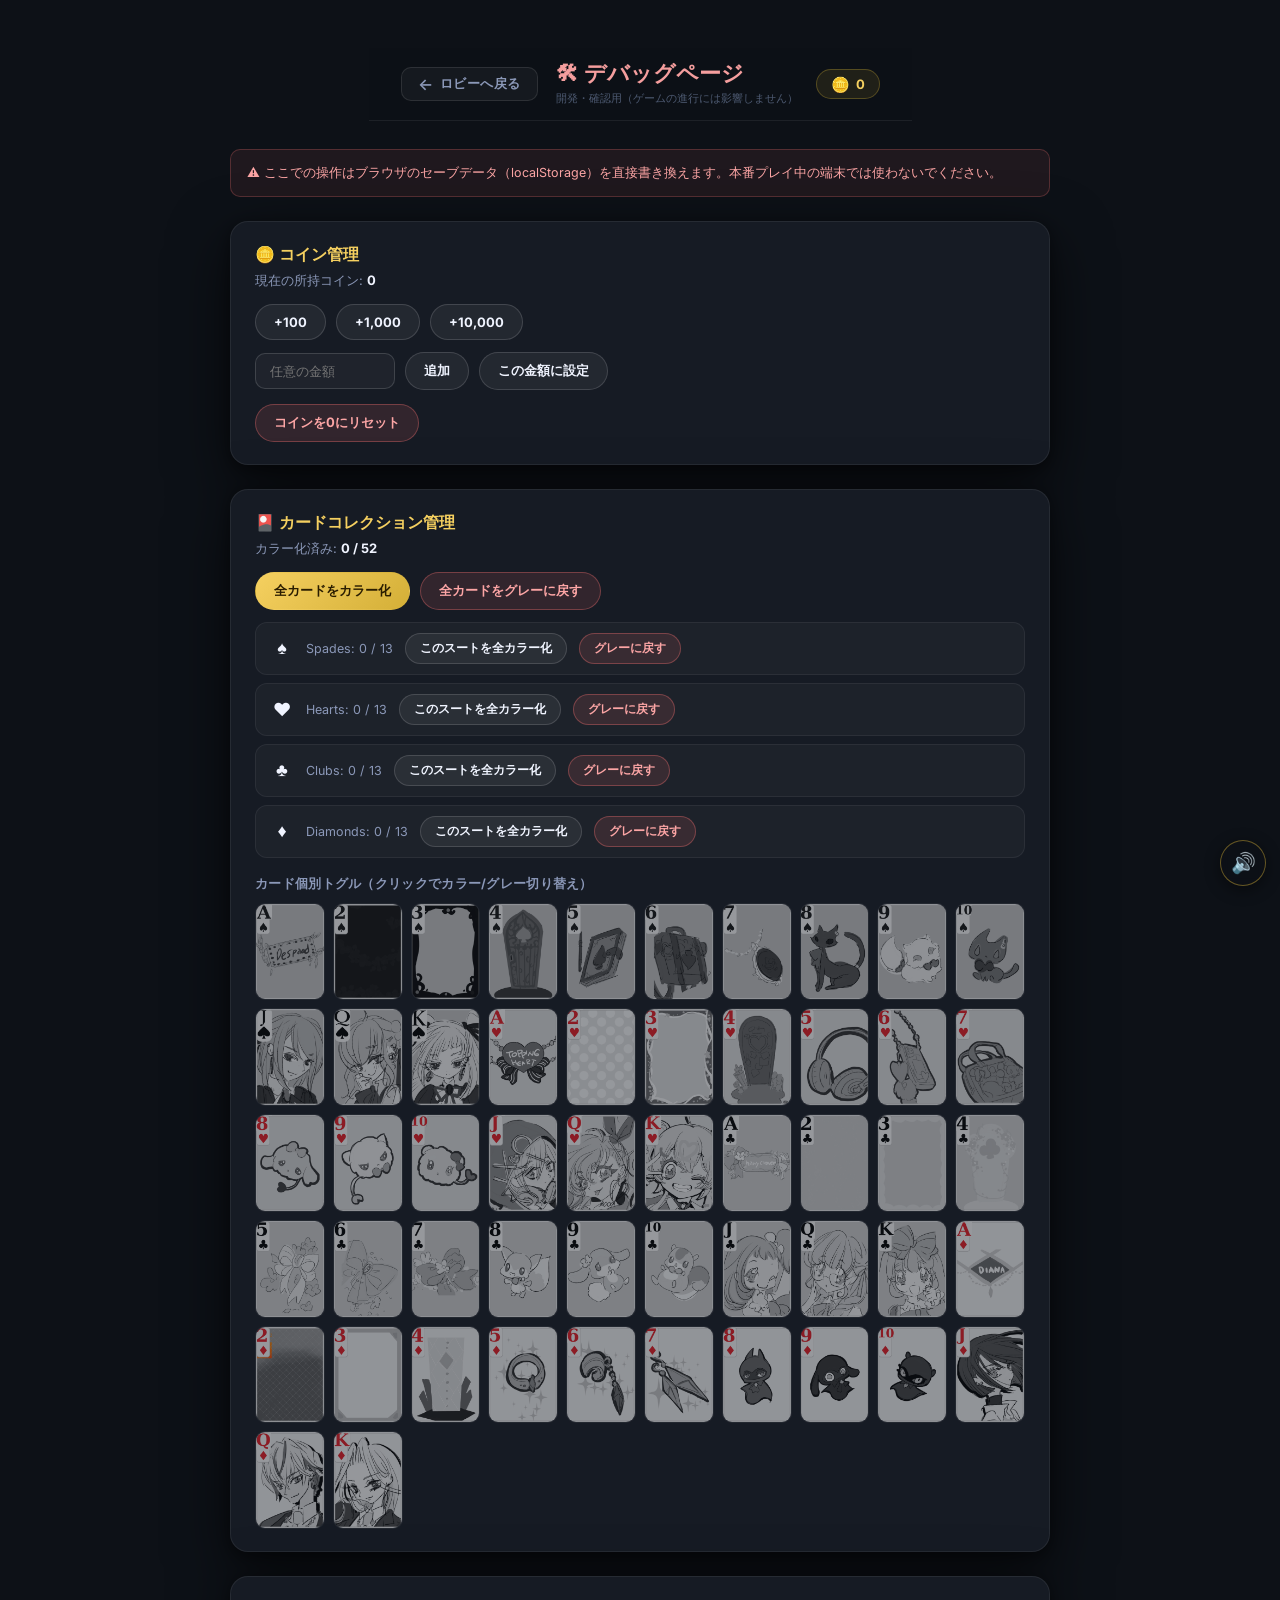
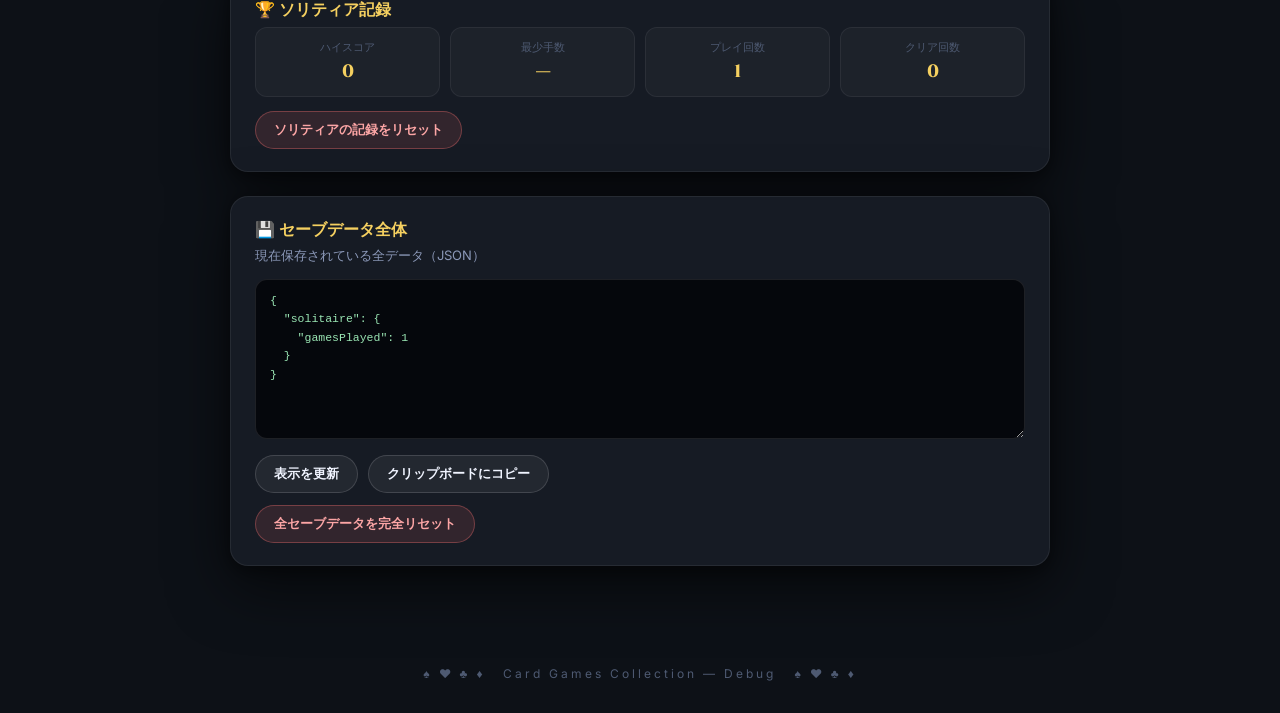
<file: debug.html>
<!DOCTYPE html>
<html lang="ja">
<head>
  <meta charset="UTF-8">
  <meta name="viewport" content="width=device-width, initial-scale=1.0">
  <title>デバッグページ — Card Games</title>
  <meta name="description" content="開発・確認用のデバッグページ。コインの追加やカードコレクションの変更、セーブデータのリセットができます。">
  <link rel="preconnect" href="https://fonts.googleapis.com">
  <link rel="preconnect" href="https://fonts.gstatic.com" crossorigin>
  <link href="https://fonts.googleapis.com/css2?family=Cinzel:wght@700;900&family=Inter:wght@400;500;600;700&display=swap" rel="stylesheet">
  <link rel="stylesheet" href="lobby.css">
  <link rel="stylesheet" href="debug.css">
</head>
<body>
  <div id="ambient-layer" aria-hidden="true"></div>

  <div id="lobby-container" class="debug-page">

    <!-- ヘッダー -->
    <header class="debug-header">
      <a href="lobby.html" class="debug-back-btn" id="back-to-lobby-btn">
        <span class="debug-back-arrow">←</span>
        <span>ロビーへ戻る</span>
      </a>
      <div class="debug-title-wrap">
        <h1 class="debug-page-title">🛠 デバッグページ</h1>
        <p class="debug-page-sub">開発・確認用（ゲームの進行には影響しません）</p>
      </div>
      <div class="coin-badge" id="coin-badge">
        <span class="coin-icon">🪙</span>
        <span class="coin-amount" id="coin-amount">0</span>
      </div>
    </header>

    <main class="debug-main">

      <p class="debug-warning">⚠ ここでの操作はブラウザのセーブデータ（localStorage）を直接書き換えます。本番プレイ中の端末では使わないでください。</p>

      <!-- コイン管理 -->
      <section class="debug-section">
        <h2 class="debug-section-title">🪙 コイン管理</h2>
        <p class="debug-section-desc">現在の所持コイン: <strong id="debug-coin-current">0</strong></p>
        <div class="debug-btn-row">
          <button class="debug-btn" data-add-coins="100">+100</button>
          <button class="debug-btn" data-add-coins="1000">+1,000</button>
          <button class="debug-btn" data-add-coins="10000">+10,000</button>
        </div>
        <div class="debug-inline-form">
          <input type="number" id="debug-coin-custom" class="debug-input" placeholder="任意の金額" min="0" step="1">
          <button class="debug-btn" id="debug-coin-add-custom">追加</button>
          <button class="debug-btn" id="debug-coin-set-custom">この金額に設定</button>
        </div>
        <button class="debug-btn debug-btn-danger" id="debug-coin-reset">コインを0にリセット</button>
      </section>

      <!-- カードコレクション管理 -->
      <section class="debug-section">
        <h2 class="debug-section-title">🎴 カードコレクション管理</h2>
        <p class="debug-section-desc">カラー化済み: <strong id="debug-collection-progress">0 / 52</strong></p>

        <div class="debug-btn-row">
          <button class="debug-btn debug-btn-primary" id="debug-unlock-all">全カードをカラー化</button>
          <button class="debug-btn debug-btn-danger" id="debug-lock-all">全カードをグレーに戻す</button>
        </div>

        <div class="debug-suit-rows" id="debug-suit-rows">
          <!-- JS で動的生成 -->
        </div>

        <h3 class="debug-subheading">カード個別トグル（クリックでカラー/グレー切り替え）</h3>
        <div class="debug-card-grid" id="debug-card-grid">
          <!-- JS で動的生成 -->
        </div>
      </section>

      <!-- ソリティア記録 -->
      <section class="debug-section">
        <h2 class="debug-section-title">🏆 ソリティア記録</h2>
        <div class="debug-stat-grid" id="debug-solitaire-stats">
          <!-- JS で動的生成 -->
        </div>
        <button class="debug-btn debug-btn-danger" id="debug-solitaire-reset">ソリティアの記録をリセット</button>
      </section>

      <!-- セーブデータ全体 -->
      <section class="debug-section">
        <h2 class="debug-section-title">💾 セーブデータ全体</h2>
        <p class="debug-section-desc">現在保存されている全データ（JSON）</p>
        <textarea class="debug-json-view" id="debug-json-view" readonly></textarea>
        <div class="debug-btn-row">
          <button class="debug-btn" id="debug-json-refresh">表示を更新</button>
          <button class="debug-btn" id="debug-json-copy">クリップボードにコピー</button>
        </div>
        <button class="debug-btn debug-btn-danger" id="debug-full-reset">全セーブデータを完全リセット</button>
      </section>

    </main>

    <footer class="lobby-footer">
      <p>♠ ♥ ♣ ♦ &nbsp; Card Games Collection — Debug &nbsp; ♠ ♥ ♣ ♦</p>
    </footer>
  </div>

  <script src="js/cards.js"></script>
  <script src="js/save.js"></script>
  <script src="js/sound.js"></script>
  <script src="debug.js"></script>
</body>
</html>
</file>
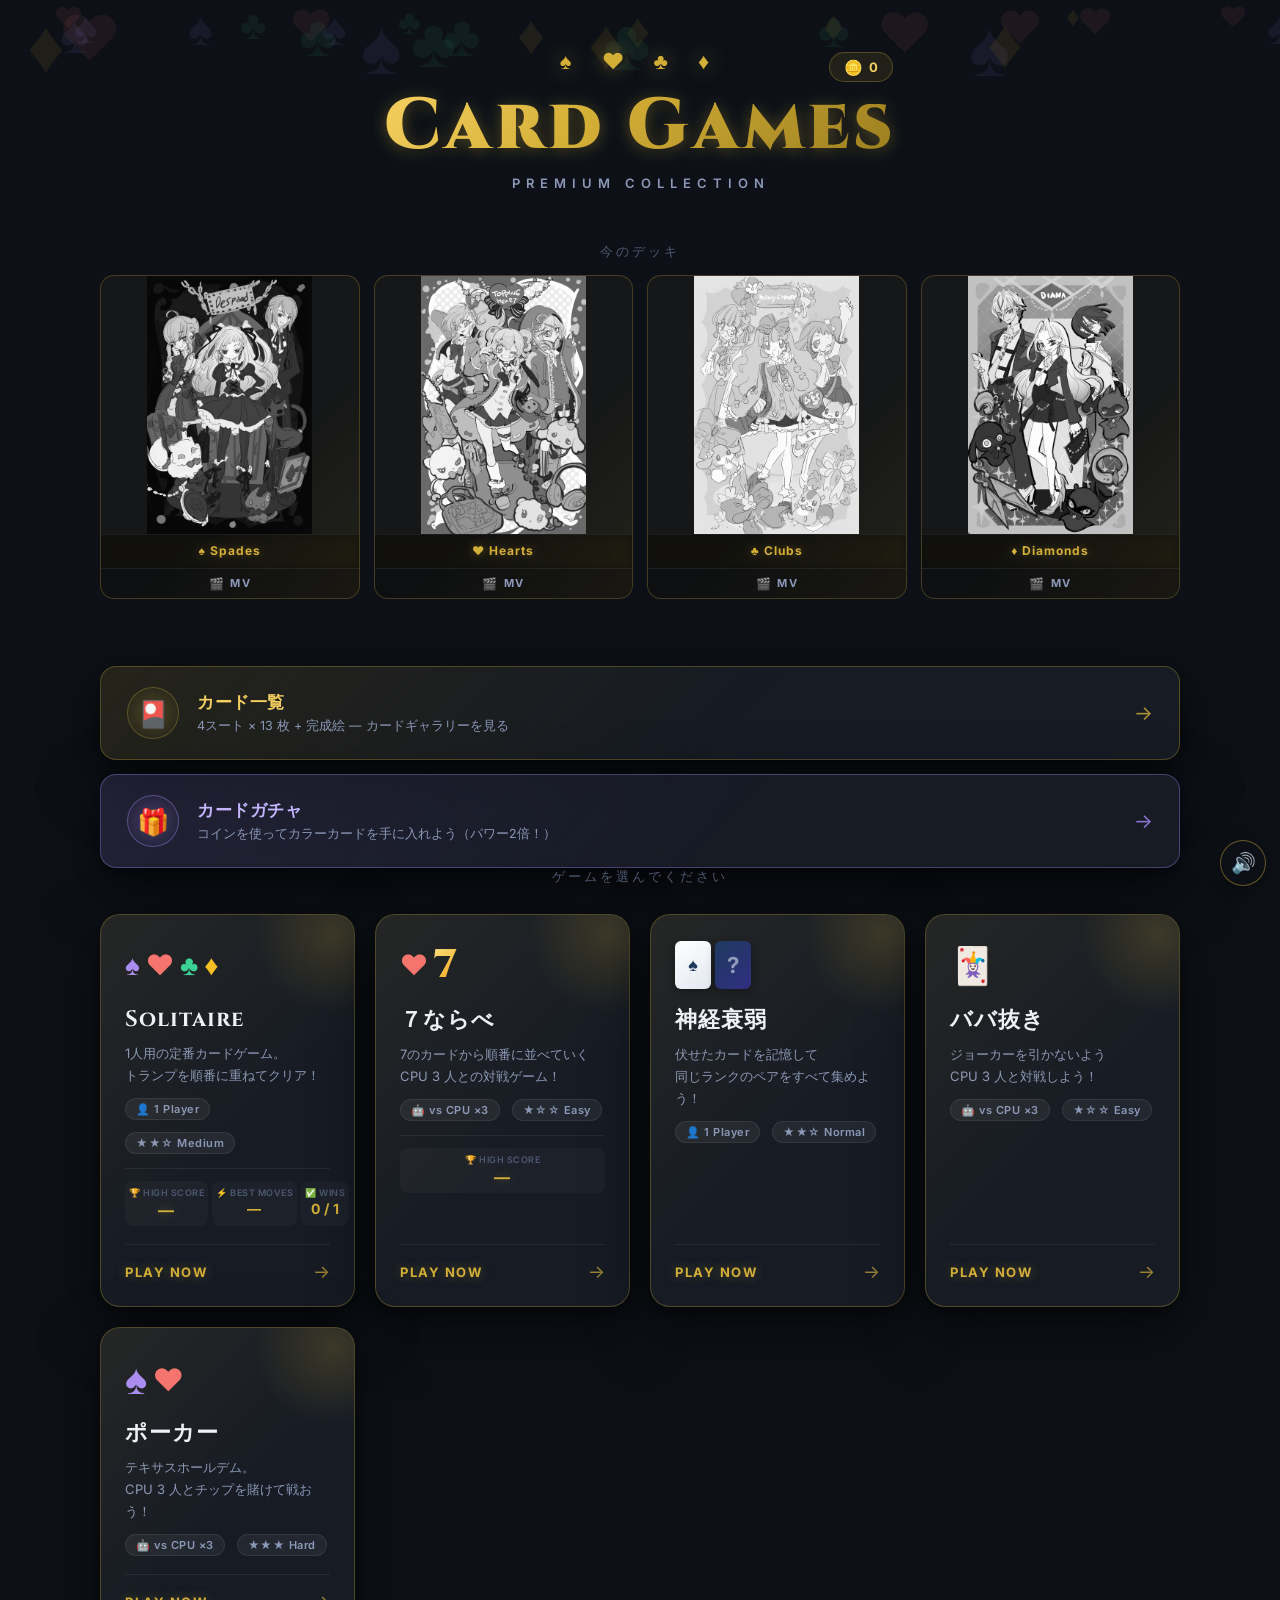
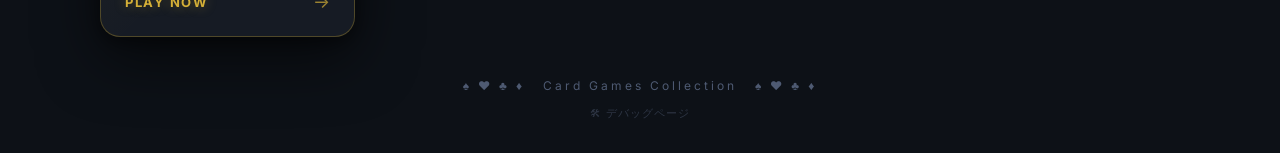
<file: lobby.html>
<!DOCTYPE html>
<html lang="ja">
<head>
  <meta charset="UTF-8">
  <meta name="viewport" content="width=device-width, initial-scale=1.0">
  <title>Card Games — Premium Collection</title>
  <meta name="description" content="プレミアムなトランプゲームコレクション。ソリティア、７ならべ、神経衰弱などをお楽しみください。">
  <link rel="preconnect" href="https://fonts.googleapis.com">
  <link rel="preconnect" href="https://fonts.gstatic.com" crossorigin>
  <link href="https://fonts.googleapis.com/css2?family=Cinzel:wght@700;900&family=Inter:wght@400;500;600;700&display=swap" rel="stylesheet">
  <link rel="stylesheet" href="lobby.css">
</head>
<body>
  <!-- 浮遊するカードスーツのアンビエント背景 -->
  <div id="ambient-layer" aria-hidden="true"></div>

  <div id="lobby-container">
    <!-- ヘッダー -->
    <header class="lobby-header">
      <div class="coin-badge" id="coin-badge">
        <span class="coin-icon">🪙</span>
        <span class="coin-amount" id="coin-amount">0</span>
      </div>
      <div class="logo">
        <span class="logo-suits" aria-hidden="true">♠ ♥ ♣ ♦</span>
        <h1 class="logo-title">Card Games</h1>
        <p class="logo-subtitle">Premium Collection</p>
      </div>
    </header>

    <!-- 現在のデッキの完成絵プレビュー（各スート） -->
    <section class="lobby-deck-preview" id="lobby-deck-preview">
      <p class="lobby-deck-preview-hint">今のデッキ</p>
      <div class="lobby-deck-preview-grid">
        <div class="lobby-deck-preview-tile" data-suit="spades">
          <a href="deck.html#suit-spades" class="lobby-deck-preview-link">
            <div class="lobby-deck-preview-imgwrap" data-suit-img="spades"></div>
            <span class="lobby-deck-preview-label">♠ Spades</span>
          </a>
          <a href="mv.html?suit=spades" class="lobby-deck-preview-mv-link">
            <span class="mv-link-icon">🎬</span>MV
          </a>
        </div>
        <div class="lobby-deck-preview-tile" data-suit="hearts">
          <a href="deck.html#suit-hearts" class="lobby-deck-preview-link">
            <div class="lobby-deck-preview-imgwrap" data-suit-img="hearts"></div>
            <span class="lobby-deck-preview-label">♥ Hearts</span>
          </a>
          <a href="mv.html?suit=hearts" class="lobby-deck-preview-mv-link">
            <span class="mv-link-icon">🎬</span>MV
          </a>
        </div>
        <div class="lobby-deck-preview-tile" data-suit="clubs">
          <a href="deck.html#suit-clubs" class="lobby-deck-preview-link">
            <div class="lobby-deck-preview-imgwrap" data-suit-img="clubs"></div>
            <span class="lobby-deck-preview-label">♣ Clubs</span>
          </a>
          <a href="mv.html?suit=clubs" class="lobby-deck-preview-mv-link">
            <span class="mv-link-icon">🎬</span>MV
          </a>
        </div>
        <div class="lobby-deck-preview-tile" data-suit="diamonds">
          <a href="deck.html#suit-diamonds" class="lobby-deck-preview-link">
            <div class="lobby-deck-preview-imgwrap" data-suit-img="diamonds"></div>
            <span class="lobby-deck-preview-label">♦ Diamonds</span>
          </a>
          <a href="mv.html?suit=diamonds" class="lobby-deck-preview-mv-link">
            <span class="mv-link-icon">🎬</span>MV
          </a>
        </div>
      </div>
    </section>

    <!-- コレクション / ユーティリティ リンク -->
    <nav class="collection-nav">
      <a href="deck.html" class="collection-link" id="link-deck">
        <span class="collection-link-icon">🎴</span>
        <span class="collection-link-text">
          <span class="collection-link-title">カード一覧</span>
          <span class="collection-link-sub">4スート × 13 枚 + 完成絵 — カードギャラリーを見る</span>
        </span>
        <span class="collection-link-arrow">→</span>
      </a>

      <a href="gacha.html" class="collection-link collection-link-gacha" id="link-gacha">
        <span class="collection-link-icon">🎁</span>
        <span class="collection-link-text">
          <span class="collection-link-title">カードガチャ</span>
          <span class="collection-link-sub">コインを使ってカラーカードを手に入れよう（パワー2倍！）</span>
        </span>
        <span class="collection-link-arrow">→</span>
      </a>
    </nav>

    <!-- ゲーム選択グリッド -->
    <main class="game-grid-section">
      <p class="section-hint">ゲームを選んでください</p>
      <div class="game-grid" id="game-grid">

        <!-- ソリティア（プレイ可能） -->
        <a href="index.html" class="game-card available" id="game-solitaire" data-game="solitaire">
          <div class="game-card-inner">
            <div class="game-card-glow"></div>
            <div class="game-card-icon">
              <span class="suit-icon spade">♠</span>
              <span class="suit-icon heart">♥</span>
              <span class="suit-icon club">♣</span>
              <span class="suit-icon diamond">♦</span>
            </div>
            <div class="game-card-info">
              <h2 class="game-title">Solitaire</h2>
              <p class="game-desc">1人用の定番カードゲーム。<br>トランプを順番に重ねてクリア！</p>
              <div class="game-meta">
                <span class="game-players">👤 1 Player</span>
                <span class="game-difficulty">★★☆ Medium</span>
              </div>
              <!-- セーブデータ表示 -->
              <div class="game-save-stats" id="solitaire-save-stats">
                <div class="save-stat">
                  <span class="save-stat-label">🏆 High Score</span>
                  <span class="save-stat-value" id="stat-high-score">—</span>
                </div>
                <div class="save-stat">
                  <span class="save-stat-label">⚡ Best Moves</span>
                  <span class="save-stat-value" id="stat-best-moves">—</span>
                </div>
                <div class="save-stat">
                  <span class="save-stat-label">✅ Wins</span>
                  <span class="save-stat-value" id="stat-wins">—</span>
                </div>
              </div>
            </div>
            <div class="game-card-action">
              <span class="play-btn">Play Now</span>
              <span class="play-arrow">→</span>
            </div>
          </div>
        </a>

        <!-- ７ならべ（プレイ可能） -->
        <a href="sevens.html" class="game-card available" id="game-sevens" data-game="sevens">
          <div class="game-card-inner">
            <div class="game-card-glow"></div>
            <div class="game-card-icon">
              <span class="suit-icon heart">♥</span>
              <span class="big-num">7</span>
            </div>
            <div class="game-card-info">
              <h2 class="game-title">７ならべ</h2>
              <p class="game-desc">7のカードから順番に並べていく<br>CPU 3 人との対戦ゲーム！</p>
              <div class="game-meta">
                <span class="game-players">🤖 vs CPU ×3</span>
                <span class="game-difficulty">★☆☆ Easy</span>
              </div>
              <!-- セーブデータ表示 -->
              <div class="game-save-stats single-stat" id="sevens-save-stats">
                <div class="save-stat">
                  <span class="save-stat-label">🏆 High Score</span>
                  <span class="save-stat-value" id="stat-sevens-high-score">—</span>
                </div>
              </div>
            </div>
            <div class="game-card-action">
              <span class="play-btn">Play Now</span>
              <span class="play-arrow">→</span>
            </div>
          </div>
        </a>

        <!-- 神経衰弱（プレイ可能） -->
        <a href="memory.html" class="game-card available" id="game-memory" data-game="memory">
          <div class="game-card-inner">
            <div class="game-card-glow"></div>
            <div class="game-card-icon memory-icon">
              <span class="mem-card front">♠</span>
              <span class="mem-card back">?</span>
            </div>
            <div class="game-card-info">
              <h2 class="game-title">神経衰弱</h2>
              <p class="game-desc">伏せたカードを記憶して<br>同じランクのペアをすべて集めよう！</p>
              <div class="game-meta">
                <span class="game-players">👤 1 Player</span>
                <span class="game-difficulty">★★☆ Normal</span>
              </div>
            </div>
            <div class="game-card-action">
              <span class="play-btn">Play Now</span>
              <span class="play-arrow">→</span>
            </div>
          </div>
        </a>

        <!-- ババ抜き（プレイ可能） -->
        <a href="oldmaid.html" class="game-card available" id="game-oldmaid" data-game="oldmaid">
          <div class="game-card-inner">
            <div class="game-card-glow"></div>
            <div class="game-card-icon">
              <span class="suit-icon joker">🃏</span>
            </div>
            <div class="game-card-info">
              <h2 class="game-title">ババ抜き</h2>
              <p class="game-desc">ジョーカーを引かないよう<br>CPU 3 人と対戦しよう！</p>
              <div class="game-meta">
                <span class="game-players">🤖 vs CPU ×3</span>
                <span class="game-difficulty">★☆☆ Easy</span>
              </div>
            </div>
            <div class="game-card-action">
              <span class="play-btn">Play Now</span>
              <span class="play-arrow">→</span>
            </div>
          </div>
        </a>

        <!-- ポーカー（プレイ可能） -->
        <a href="poker.html" class="game-card available" id="game-poker" data-game="poker">
          <div class="game-card-inner">
            <div class="game-card-glow"></div>
            <div class="game-card-icon">
              <span class="suit-icon spade" style="font-size:1.5em">♠</span>
              <span class="suit-icon heart" style="font-size:1.1em;margin-top:2px">♥</span>
            </div>
            <div class="game-card-info">
              <h2 class="game-title">ポーカー</h2>
              <p class="game-desc">テキサスホールデム。<br>CPU 3 人とチップを賭けて戦おう！</p>
              <div class="game-meta">
                <span class="game-players">🤖 vs CPU ×3</span>
                <span class="game-difficulty">★★★ Hard</span>
              </div>
            </div>
            <div class="game-card-action">
              <span class="play-btn">Play Now</span>
              <span class="play-arrow">→</span>
            </div>
          </div>
        </a>

      </div>
    </main>


    <!-- フッター -->
    <footer class="lobby-footer">
      <p>♠ ♥ ♣ ♦ &nbsp; Card Games Collection &nbsp; ♠ ♥ ♣ ♦</p>
      <a href="debug.html" class="debug-footer-link">🛠 デバッグページ</a>
    </footer>
  </div>

  <script src="js/cards.js"></script>
  <script src="js/save.js"></script>
  <script src="js/sound.js"></script>
  <script src="lobby.js"></script>
</body>
</html>
</file>
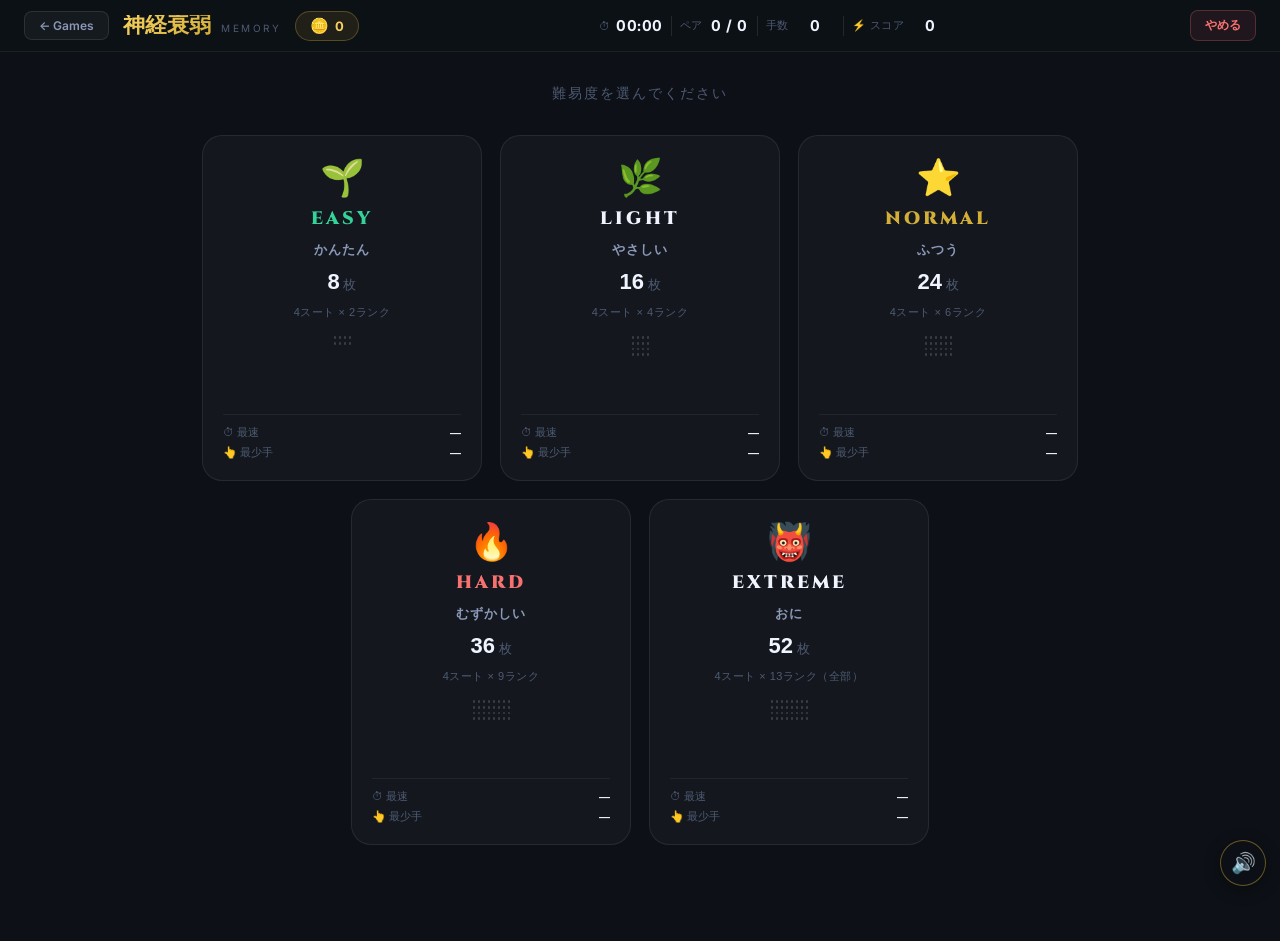
<file: memory.html>
<!DOCTYPE html>
<html lang="ja">
<head>
  <meta charset="UTF-8">
  <meta name="viewport" content="width=device-width, initial-scale=1.0">
  <title>神経衰弱 — Card Games</title>
  <meta name="description" content="神経衰弱カードゲーム。伏せたカードを記憶して同じランクのペアをすべて見つけよう！">
  <link rel="preconnect" href="https://fonts.googleapis.com">
  <link rel="preconnect" href="https://fonts.gstatic.com" crossorigin>
  <link href="https://fonts.googleapis.com/css2?family=Cinzel:wght@700;900&family=Inter:wght@400;500;600;700&display=swap" rel="stylesheet">
  <link rel="stylesheet" href="lobby.css">
  <link rel="stylesheet" href="memory.css">
</head>
<body>
  <div id="memory-container">

    <!-- ヘッダー -->
    <header class="memory-header">
      <a href="lobby.html" class="memory-back-btn" id="memory-back-btn">← Games</a>
      <div class="memory-title-area">
        <h1 class="memory-title">神経衰弱</h1>
        <span class="memory-subtitle">Memory</span>
      </div>
      <div class="coin-badge" id="coin-badge">
        <span class="coin-icon">🪙</span>
        <span class="coin-amount" id="coin-amount">0</span>
      </div>
      <!-- ゲーム中のみ表示 -->
      <div id="header-stats" class="header-stats hidden">
        <div class="hstat">
          <span class="hstat-label">⏱</span>
          <span class="hstat-value" id="timer-display">00:00</span>
        </div>
        <div class="hstat-sep"></div>
        <div class="hstat">
          <span class="hstat-label">ペア</span>
          <span class="hstat-value" id="pairs-display">0 / 0</span>
        </div>
        <div class="hstat-sep"></div>
        <div class="hstat">
          <span class="hstat-label">手数</span>
          <span class="hstat-value" id="moves-display">0</span>
        </div>
        <div class="hstat-sep"></div>
        <div class="hstat">
          <span class="hstat-label">⚡ スコア</span>
          <span class="hstat-value" id="score-display">0</span>
        </div>
      </div>
      <button id="quit-game-btn" class="memory-quit-btn hidden">やめる</button>
    </header>

    <!-- 難易度選択画面 -->
    <div id="difficulty-screen" class="difficulty-screen">
      <p class="diff-prompt">難易度を選んでください</p>
      <div class="diff-row">

        <!-- EASY -->
        <button class="diff-card diff-easy" data-diff="easy">
          <div class="diff-icon">🌱</div>
          <div class="diff-name">EASY</div>
          <div class="diff-jp">かんたん</div>
          <div class="diff-count"><strong>8</strong> 枚</div>
          <div class="diff-detail">4スート × 2ランク</div>
          <div class="diff-preview" id="preview-easy"></div>
          <div class="diff-records">
            <div class="drec">
              <span class="drec-l">⏱ 最速</span>
              <span class="drec-v" id="best-time-easy">—</span>
            </div>
            <div class="drec">
              <span class="drec-l">👆 最少手</span>
              <span class="drec-v" id="best-moves-easy">—</span>
            </div>
          </div>
        </button>

        <!-- LIGHT -->
        <button class="diff-card diff-light" data-diff="light">
          <div class="diff-icon">🌿</div>
          <div class="diff-name">LIGHT</div>
          <div class="diff-jp">やさしい</div>
          <div class="diff-count"><strong>16</strong> 枚</div>
          <div class="diff-detail">4スート × 4ランク</div>
          <div class="diff-preview" id="preview-light"></div>
          <div class="diff-records">
            <div class="drec">
              <span class="drec-l">⏱ 最速</span>
              <span class="drec-v" id="best-time-light">—</span>
            </div>
            <div class="drec">
              <span class="drec-l">👆 最少手</span>
              <span class="drec-v" id="best-moves-light">—</span>
            </div>
          </div>
        </button>

        <!-- NORMAL -->
        <button class="diff-card diff-normal" data-diff="normal">
          <div class="diff-icon">⭐</div>
          <div class="diff-name">NORMAL</div>
          <div class="diff-jp">ふつう</div>
          <div class="diff-count"><strong>24</strong> 枚</div>
          <div class="diff-detail">4スート × 6ランク</div>
          <div class="diff-preview" id="preview-normal"></div>
          <div class="diff-records">
            <div class="drec">
              <span class="drec-l">⏱ 最速</span>
              <span class="drec-v" id="best-time-normal">—</span>
            </div>
            <div class="drec">
              <span class="drec-l">👆 最少手</span>
              <span class="drec-v" id="best-moves-normal">—</span>
            </div>
          </div>
        </button>

        <!-- HARD -->
        <button class="diff-card diff-hard" data-diff="hard">
          <div class="diff-icon">🔥</div>
          <div class="diff-name">HARD</div>
          <div class="diff-jp">むずかしい</div>
          <div class="diff-count"><strong>36</strong> 枚</div>
          <div class="diff-detail">4スート × 9ランク</div>
          <div class="diff-preview" id="preview-hard"></div>
          <div class="diff-records">
            <div class="drec">
              <span class="drec-l">⏱ 最速</span>
              <span class="drec-v" id="best-time-hard">—</span>
            </div>
            <div class="drec">
              <span class="drec-l">👆 最少手</span>
              <span class="drec-v" id="best-moves-hard">—</span>
            </div>
          </div>
        </button>

        <!-- EXTREME -->
        <button class="diff-card diff-extreme" data-diff="extreme">
          <div class="diff-icon">👹</div>
          <div class="diff-name">EXTREME</div>
          <div class="diff-jp">おに</div>
          <div class="diff-count"><strong>52</strong> 枚</div>
          <div class="diff-detail">4スート × 13ランク（全部）</div>
          <div class="diff-preview" id="preview-extreme"></div>
          <div class="diff-records">
            <div class="drec">
              <span class="drec-l">⏱ 最速</span>
              <span class="drec-v" id="best-time-extreme">—</span>
            </div>
            <div class="drec">
              <span class="drec-l">👆 最少手</span>
              <span class="drec-v" id="best-moves-extreme">—</span>
            </div>
          </div>
        </button>

      </div>
    </div>

    <!-- ゲーム画面 -->
    <div id="game-screen" class="game-screen hidden">
      <div id="card-grid" class="card-grid"></div>
    </div>

    <!-- 結果オーバーレイ -->
    <div id="result-overlay" class="result-overlay hidden" role="dialog" aria-modal="true" aria-label="ゲーム結果">
      <div class="result-modal">
        <div class="result-fireworks">🎊</div>
        <h2 class="result-title" id="result-title">クリア！</h2>
        <div class="result-diff-badge" id="result-diff-badge">EASY</div>

        <div class="result-stats-row">
          <div class="rstat">
            <div class="rstat-label">タイム</div>
            <div class="rstat-value" id="result-time">00:00</div>
            <div class="rstat-badge" id="result-time-badge"></div>
          </div>
          <div class="rstat-divider"></div>
          <div class="rstat">
            <div class="rstat-label">手数</div>
            <div class="rstat-value" id="result-moves">0 手</div>
            <div class="rstat-badge" id="result-moves-badge"></div>
          </div>
          <div class="rstat-divider"></div>
          <div class="rstat">
            <div class="rstat-label">⚡ スコア</div>
            <div class="rstat-value" id="result-score">0</div>
          </div>
        </div>

        <div class="result-bests">
          <div class="rbest">
            <span class="rbest-label">⏱ ベストタイム</span>
            <span class="rbest-value" id="result-best-time">—</span>
          </div>
          <div class="rbest">
            <span class="rbest-label">👆 ベスト手数</span>
            <span class="rbest-value" id="result-best-moves">—</span>
          </div>
        </div>

        <div id="result-coins" class="result-coins"></div>

        <div class="result-actions">
          <button id="result-play-again-btn" class="rbtn rbtn-primary">もう一度</button>
          <button id="result-change-diff-btn" class="rbtn rbtn-secondary">難易度変更</button>
        </div>
        <a href="lobby.html" class="result-lobby-link">ロビーへ戻る</a>
      </div>
    </div>

  </div>
  <script src="js/cards.js"></script>
  <script src="js/save.js"></script>
  <script src="js/sound.js"></script>
  <script src="memory.js"></script>
</body>
</html>
</file>
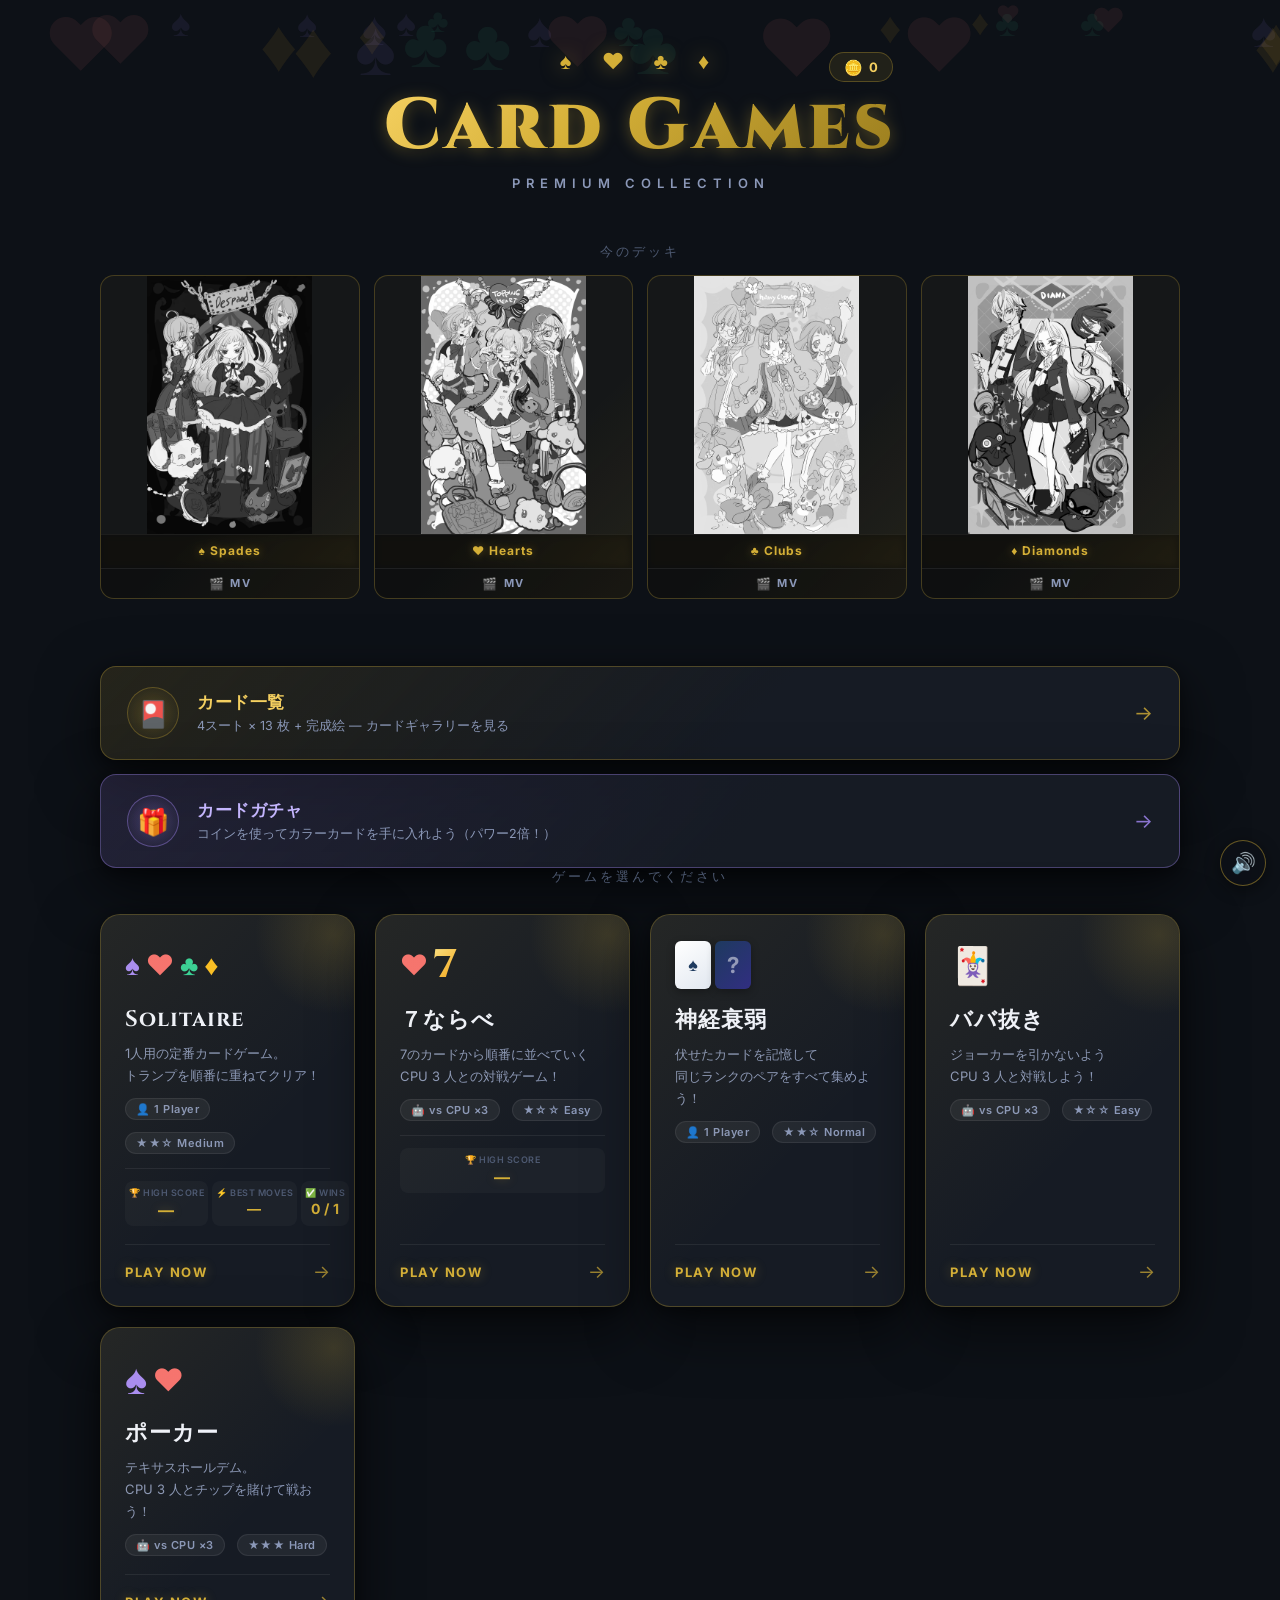
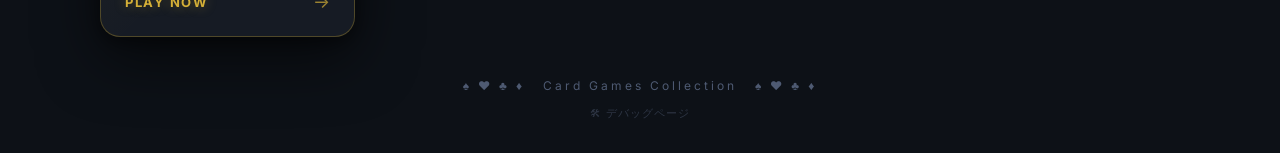
<file: mv.html>
<!DOCTYPE html>
<html lang="ja">
<head>
  <meta charset="UTF-8">
  <meta name="viewport" content="width=device-width, initial-scale=1.0, viewport-fit=cover">
  <title>Suit MV — Card Games</title>
  <meta name="description" content="スートごとのカード素材をBGMに合わせてお見せするMV風ページ。">
  <link rel="preconnect" href="https://fonts.googleapis.com">
  <link rel="preconnect" href="https://fonts.gstatic.com" crossorigin>
  <link href="https://fonts.googleapis.com/css2?family=Cinzel:wght@700;900&family=Inter:wght@400;500;600;700&display=swap" rel="stylesheet">
  <link rel="stylesheet" href="mv.css?v=2">
</head>
<body>

  <!-- 背景いっぱいに広がるカード演出ステージ -->
  <div id="mv-stage" class="mv-stage"></div>

  <!-- 見やすくするための暗めのビネット -->
  <div class="mv-vignette" aria-hidden="true"></div>

  <!-- キラキラした紙吹雪（現状はダイヤ・スペードのMV。mv.jsがスートを見て生成する） -->
  <div class="mv-confetti-layer" id="mv-confetti-layer" aria-hidden="true"></div>

  <!-- 風船のシルエットと星が下から上に上がっていく演出（現状はハートのMVのみ） -->
  <div class="mv-riser-layer" id="mv-riser-layer" aria-hidden="true"></div>

  <!-- 鳥の羽毛が舞い落ちていく演出（現状はスペードのMVのみ） -->
  <div class="mv-feather-layer" id="mv-feather-layer" aria-hidden="true"></div>

  <!-- 花びらがひらひら揺れながら舞う演出（現状はクラブのMVのみ） -->
  <div class="mv-petal-layer" id="mv-petal-layer" aria-hidden="true"></div>

  <!-- ロビーに戻るリンク -->
  <a href="lobby.html" class="mv-back-btn" id="mv-back-btn" title="ロビーに戻る">← Lobby</a>

  <!-- 上部：現在のスート表示 -->
  <div class="mv-hud" id="mv-hud">
    <span class="mv-hud-symbol" id="mv-suit-symbol">♠</span>
    <span class="mv-hud-label" id="mv-suit-label">Spades</span>
  </div>

  <!-- 下部：進行状況ドット（A〜K + フィナーレ） -->
  <div class="mv-progress" id="mv-progress" aria-hidden="true"></div>

  <!-- 開始オーバーレイ（スマホの自動再生制限に配慮し、タップしてから再生を開始する） -->
  <div class="mv-start-overlay" id="mv-start-overlay">
    <div class="mv-start-inner">
      <div class="mv-start-symbol" id="mv-start-symbol">♠</div>
      <h1 class="mv-start-title" id="mv-start-title">Spades MV</h1>
      <p class="mv-start-desc">
        このスートのBGMに合わせて、カード素材をたっぷりお見せします。<br>
        K・Q・J はとくにじっくりアップでご覧いただけます。
      </p>
      <button type="button" class="mv-start-btn" id="mv-start-btn">▶ MVを再生</button>
    </div>
  </div>

  <script src="js/cards.js"></script>
  <script src="js/save.js"></script>
  <script src="js/sound.js"></script>
  <script src="mv.js?v=2"></script>
</body>
</html>
</file>
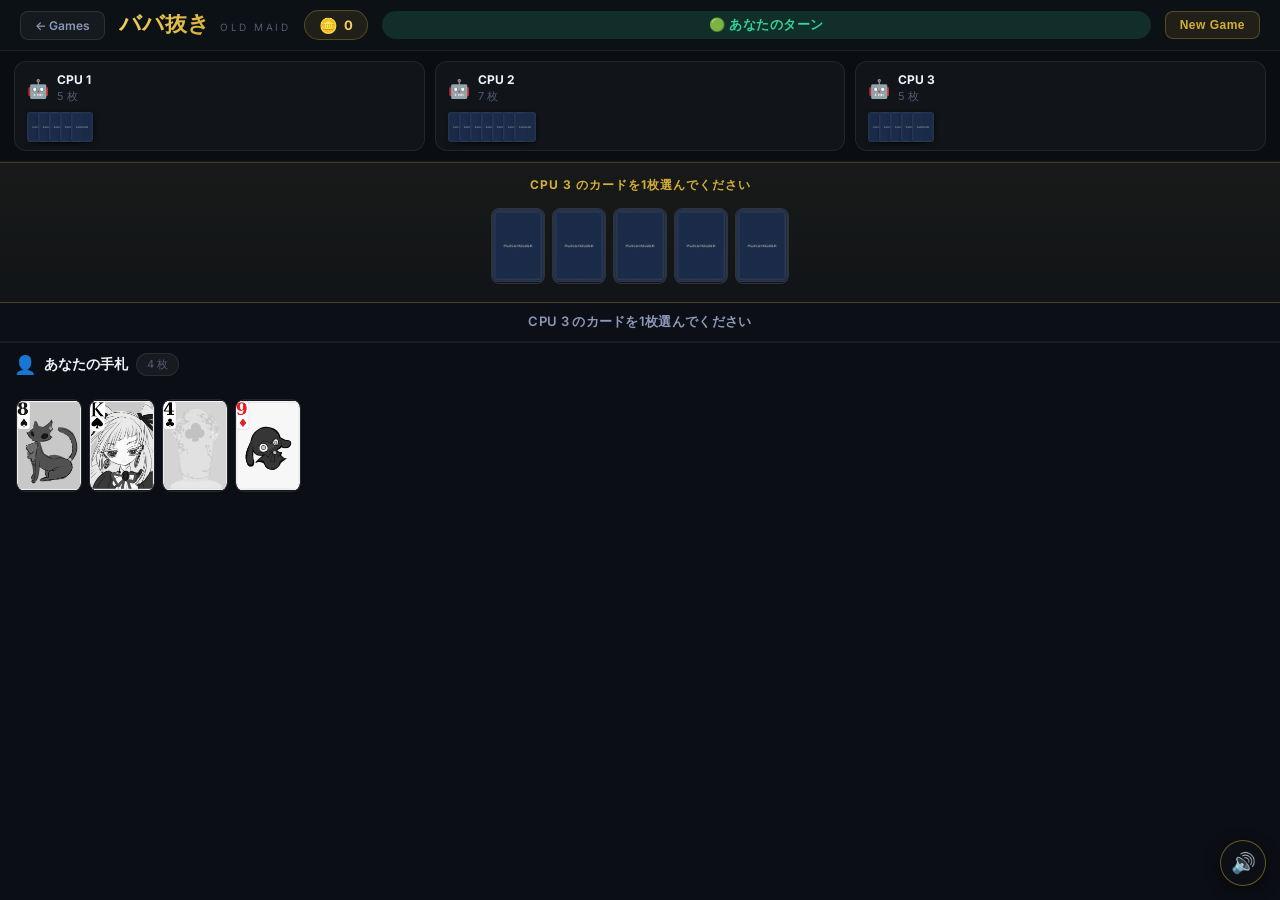
<file: oldmaid.html>
<!DOCTYPE html>
<html lang="ja">
<head>
  <meta charset="UTF-8">
  <meta name="viewport" content="width=device-width, initial-scale=1.0">
  <title>ババ抜き — Card Games</title>
  <meta name="description" content="ババ抜きカードゲーム。ジョーカーを引かないよう上手くペアを揃えよう！CPU3人との対戦。">
  <link rel="preconnect" href="https://fonts.googleapis.com">
  <link rel="preconnect" href="https://fonts.gstatic.com" crossorigin>
  <link href="https://fonts.googleapis.com/css2?family=Cinzel:wght@700;900&family=Inter:wght@400;500;600;700&display=swap" rel="stylesheet">
  <link rel="stylesheet" href="lobby.css">
  <link rel="stylesheet" href="oldmaid.css">
</head>
<body>
  <div id="oldmaid-container">

    <!-- ヘッダー -->
    <header class="om-header">
      <a href="lobby.html" class="om-back-btn" id="om-back-btn">← Games</a>
      <div class="om-title-area">
        <h1 class="om-title">ババ抜き</h1>
        <span class="om-subtitle">Old Maid</span>
      </div>
      <div class="coin-badge" id="coin-badge">
        <span class="coin-icon">🪙</span>
        <span class="coin-amount" id="coin-amount">0</span>
      </div>
      <div id="turn-indicator" class="turn-indicator" aria-live="polite"></div>
      <button id="new-game-btn" class="om-new-btn">New Game</button>
    </header>

    <!-- CPU3人エリア -->
    <div class="cpu-area">

      <div class="cpu-panel" data-player="1" id="cpu-panel-1">
        <div class="cpu-panel-top">
          <span class="cpu-avatar">🤖</span>
          <div class="cpu-info">
            <span class="cpu-name">CPU 1</span>
            <span class="cpu-count" id="cpu-count-1">— 枚</span>
          </div>
          <span class="cpu-status-badge" id="cpu-status-1"></span>
        </div>
        <div class="cpu-backs" id="cpu-backs-1"></div>
      </div>

      <div class="cpu-panel" data-player="2" id="cpu-panel-2">
        <div class="cpu-panel-top">
          <span class="cpu-avatar">🤖</span>
          <div class="cpu-info">
            <span class="cpu-name">CPU 2</span>
            <span class="cpu-count" id="cpu-count-2">— 枚</span>
          </div>
          <span class="cpu-status-badge" id="cpu-status-2"></span>
        </div>
        <div class="cpu-backs" id="cpu-backs-2"></div>
      </div>

      <div class="cpu-panel" data-player="3" id="cpu-panel-3">
        <div class="cpu-panel-top">
          <span class="cpu-avatar">🤖</span>
          <div class="cpu-info">
            <span class="cpu-name">CPU 3</span>
            <span class="cpu-count" id="cpu-count-3">— 枚</span>
          </div>
          <span class="cpu-status-badge" id="cpu-status-3"></span>
        </div>
        <div class="cpu-backs" id="cpu-backs-3"></div>
      </div>

    </div>

    <!-- 引くエリア（人間のターンのみ表示） -->
    <div id="draw-area" class="draw-area hidden" role="region" aria-label="カードを引くエリア">
      <p class="draw-title" id="draw-title">カードを1枚選んでください</p>
      <div id="drawable-cards" class="drawable-cards"></div>
    </div>

    <!-- メッセージバー -->
    <div id="message-bar" class="message-bar" aria-live="polite"></div>

    <!-- プレイヤー手札 -->
    <div id="player-area" class="player-area">
      <div class="player-info-bar">
        <span class="player-icon">👤</span>
        <span class="player-you-label">あなたの手札</span>
        <span class="player-count" id="player-count">— 枚</span>
      </div>
      <div class="hand-scroll">
        <div id="player-hand" class="player-hand"></div>
      </div>
    </div>

    <!-- 結果オーバーレイ -->
    <div id="result-overlay" class="result-overlay hidden" role="dialog" aria-modal="true" aria-label="ゲーム結果">
      <div class="result-modal">
        <div class="result-icon" id="result-icon">🎉</div>
        <h2 class="result-title" id="result-title">あなたの勝ち！</h2>
        <p class="result-sub" id="result-sub"></p>
        <div class="result-ranking" id="result-ranking"></div>
        <div id="result-coins" class="result-coins"></div>
        <button id="result-play-again-btn" class="result-btn-primary">もう一度プレイ</button>
        <a href="lobby.html" class="result-lobby-link">ロビーへ戻る</a>
      </div>
    </div>

  </div>
  <script src="js/cards.js"></script>
  <script src="js/save.js"></script>
  <script src="js/sound.js"></script>
  <script src="oldmaid.js"></script>
</body>
</html>
</file>
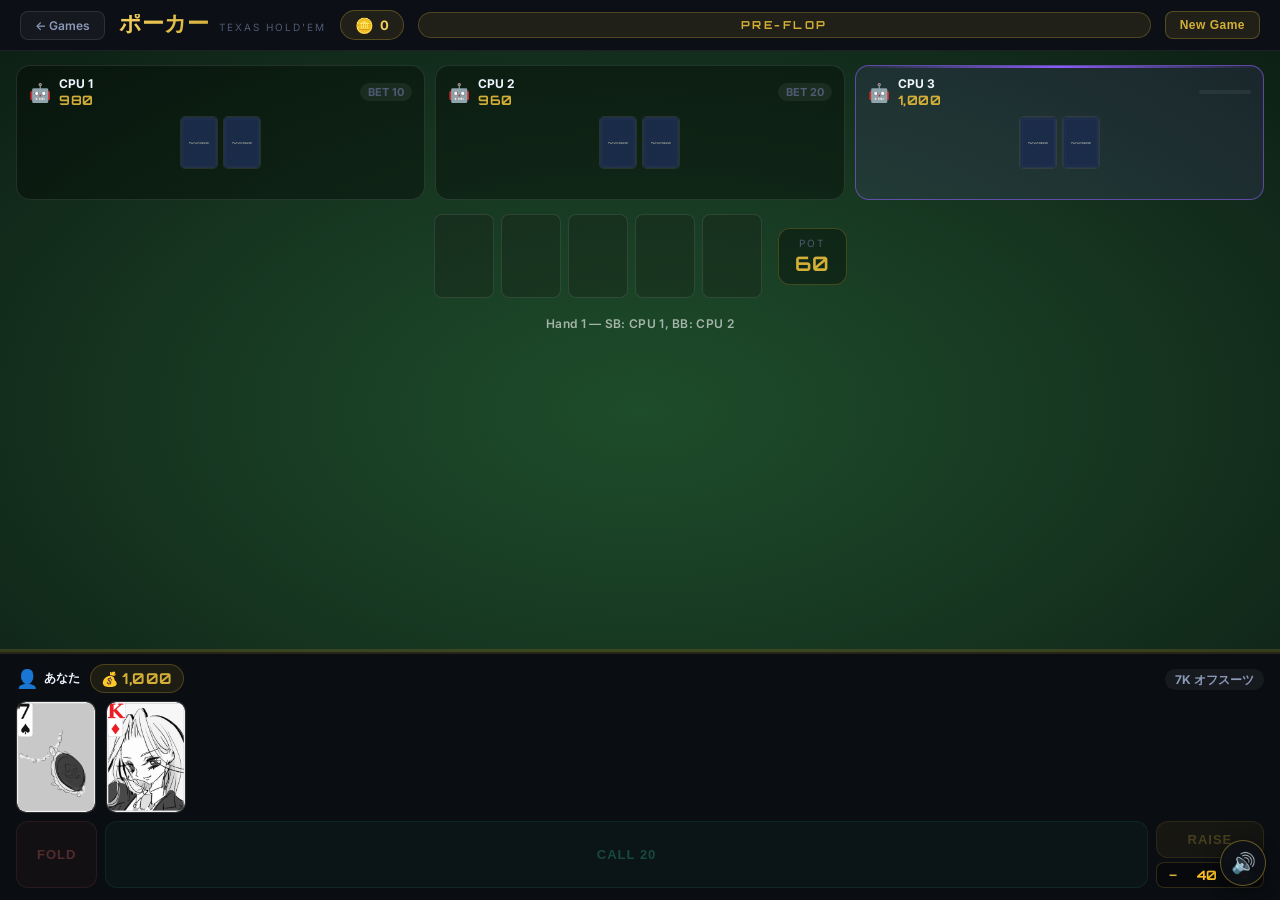
<file: poker.html>
<!DOCTYPE html>
<html lang="ja">
<head>
  <meta charset="UTF-8">
  <meta name="viewport" content="width=device-width, initial-scale=1.0">
  <title>ポーカー — Card Games</title>
  <meta name="description" content="テキサスホールデムポーカー。CPU3人とチップを賭けて戦おう！">
  <link rel="preconnect" href="https://fonts.googleapis.com">
  <link rel="preconnect" href="https://fonts.gstatic.com" crossorigin>
  <link href="https://fonts.googleapis.com/css2?family=Cinzel:wght@700;900&family=Inter:wght@400;500;600;700&family=Orbitron:wght@700;900&display=swap" rel="stylesheet">
  <link rel="stylesheet" href="lobby.css">
  <link rel="stylesheet" href="poker.css">
</head>
<body>
  <div id="poker-container">

    <!-- ヘッダー -->
    <header class="pk-header">
      <a href="lobby.html" class="pk-back-btn">← Games</a>
      <div class="pk-title-area">
        <h1 class="pk-title">ポーカー</h1>
        <span class="pk-subtitle">Texas Hold'em</span>
      </div>
      <div class="coin-badge" id="coin-badge">
        <span class="coin-icon">🪙</span>
        <span class="coin-amount" id="coin-amount">0</span>
      </div>
      <div id="phase-badge" class="phase-badge">PRE-FLOP</div>
      <button id="new-game-btn" class="pk-new-btn">New Game</button>
    </header>

    <!-- テーブル（全体 flex column） -->
    <div class="table-wrap">

      <!-- ポーカーテーブル本体 -->
      <div class="poker-table">

        <!-- CPU 3人 -->
        <div class="cpu-row">

          <div class="cpu-panel" id="cpu-1" data-player="1">
            <div class="cpu-top">
              <span class="cpu-avatar">🤖</span>
              <div class="cpu-info">
                <span class="cpu-name" id="cpu-name-1">CPU 1</span>
                <span class="cpu-chips" id="cpu-chips-1">1000</span>
              </div>
              <span class="cpu-action-badge" id="cpu-action-1"></span>
            </div>
            <div class="cpu-hole-cards" id="cpu-hole-1">
              <div class="cpu-card-slot"><img src="images/cards/back.png" alt="card" class="cpu-card-img"></div>
              <div class="cpu-card-slot"><img src="images/cards/back.png" alt="card" class="cpu-card-img"></div>
            </div>
            <div class="cpu-hand-name" id="cpu-hand-1"></div>
          </div>

          <div class="cpu-panel" id="cpu-2" data-player="2">
            <div class="cpu-top">
              <span class="cpu-avatar">🤖</span>
              <div class="cpu-info">
                <span class="cpu-name" id="cpu-name-2">CPU 2</span>
                <span class="cpu-chips" id="cpu-chips-2">1000</span>
              </div>
              <span class="cpu-action-badge" id="cpu-action-2"></span>
            </div>
            <div class="cpu-hole-cards" id="cpu-hole-2">
              <div class="cpu-card-slot"><img src="images/cards/back.png" alt="card" class="cpu-card-img"></div>
              <div class="cpu-card-slot"><img src="images/cards/back.png" alt="card" class="cpu-card-img"></div>
            </div>
            <div class="cpu-hand-name" id="cpu-hand-2"></div>
          </div>

          <div class="cpu-panel" id="cpu-3" data-player="3">
            <div class="cpu-top">
              <span class="cpu-avatar">🤖</span>
              <div class="cpu-info">
                <span class="cpu-name" id="cpu-name-3">CPU 3</span>
                <span class="cpu-chips" id="cpu-chips-3">1000</span>
              </div>
              <span class="cpu-action-badge" id="cpu-action-3"></span>
            </div>
            <div class="cpu-hole-cards" id="cpu-hole-3">
              <div class="cpu-card-slot"><img src="images/cards/back.png" alt="card" class="cpu-card-img"></div>
              <div class="cpu-card-slot"><img src="images/cards/back.png" alt="card" class="cpu-card-img"></div>
            </div>
            <div class="cpu-hand-name" id="cpu-hand-3"></div>
          </div>

        </div>

        <!-- コミュニティカード + ポット -->
        <div class="community-row">
          <div class="community-cards">
            <div class="comm-slot" id="comm-0"><div class="comm-empty"></div></div>
            <div class="comm-slot" id="comm-1"><div class="comm-empty"></div></div>
            <div class="comm-slot" id="comm-2"><div class="comm-empty"></div></div>
            <div class="comm-slot" id="comm-3"><div class="comm-empty"></div></div>
            <div class="comm-slot" id="comm-4"><div class="comm-empty"></div></div>
          </div>
          <div class="pot-info">
            <div class="pot-label-text">POT</div>
            <div class="pot-amount" id="pot-amount">0</div>
          </div>
        </div>

        <!-- メッセージ -->
        <div id="message-bar" class="pk-message" aria-live="polite"></div>

      </div><!-- /poker-table -->

      <!-- プレイヤーセクション -->
      <div id="player-section" class="player-section">

        <!-- プレイヤー情報 -->
        <div class="player-info-row">
          <div class="player-id">
            <span class="player-avatar">👤</span>
            <span class="player-label">あなた</span>
          </div>
          <div class="player-chip-wrap">
            <span class="chip-icon-sm">💰</span>
            <span class="player-chips-num" id="player-chips">1000</span>
          </div>
          <div class="player-bet-wrap">
            <span class="bet-tag" id="player-bet-tag"></span>
          </div>
          <div class="hand-name-wrap" id="hand-name-wrap">
            <span class="hand-name-text" id="hand-name-text"></span>
          </div>
        </div>

        <!-- プレイヤー手札 -->
        <div class="player-hole-row">
          <div class="player-card-slot" id="player-card-0"></div>
          <div class="player-card-slot" id="player-card-1"></div>
        </div>

        <!-- アクションパネル -->
        <div id="action-panel" class="action-panel">
          <button id="fold-btn"  class="act-btn fold-btn"  disabled>FOLD</button>
          <button id="call-btn"  class="act-btn call-btn"  disabled>CHECK</button>
          <div class="raise-group">
            <button id="raise-btn" class="act-btn raise-btn" disabled>RAISE</button>
            <div class="raise-slider-wrap">
              <button id="raise-down" class="raise-adj">−</button>
              <span id="raise-display" class="raise-display">40</span>
              <button id="raise-up"   class="raise-adj">＋</button>
            </div>
          </div>
        </div>

      </div><!-- /player-section -->

    </div><!-- /table-wrap -->

    <!-- ゲーム結果オーバーレイ -->
    <div id="result-overlay" class="result-overlay hidden" role="dialog" aria-modal="true">
      <div class="result-modal">
        <div class="result-icon" id="result-icon">🏆</div>
        <h2 class="result-title" id="result-title">勝利！</h2>
        <p class="result-sub" id="result-sub"></p>
        <div class="result-chips-row" id="result-chips-row"></div>
        <div id="result-coins" class="result-coins"></div>
        <button id="result-retry-btn" class="result-btn-primary">もう一度</button>
        <a href="lobby.html" class="result-lobby-link">ロビーへ戻る</a>
      </div>
    </div>

  </div><!-- /poker-container -->
  <script src="js/cards.js"></script>
  <script src="js/save.js"></script>
  <script src="js/sound.js"></script>
  <script src="poker.js"></script>
</body>
</html>
</file>
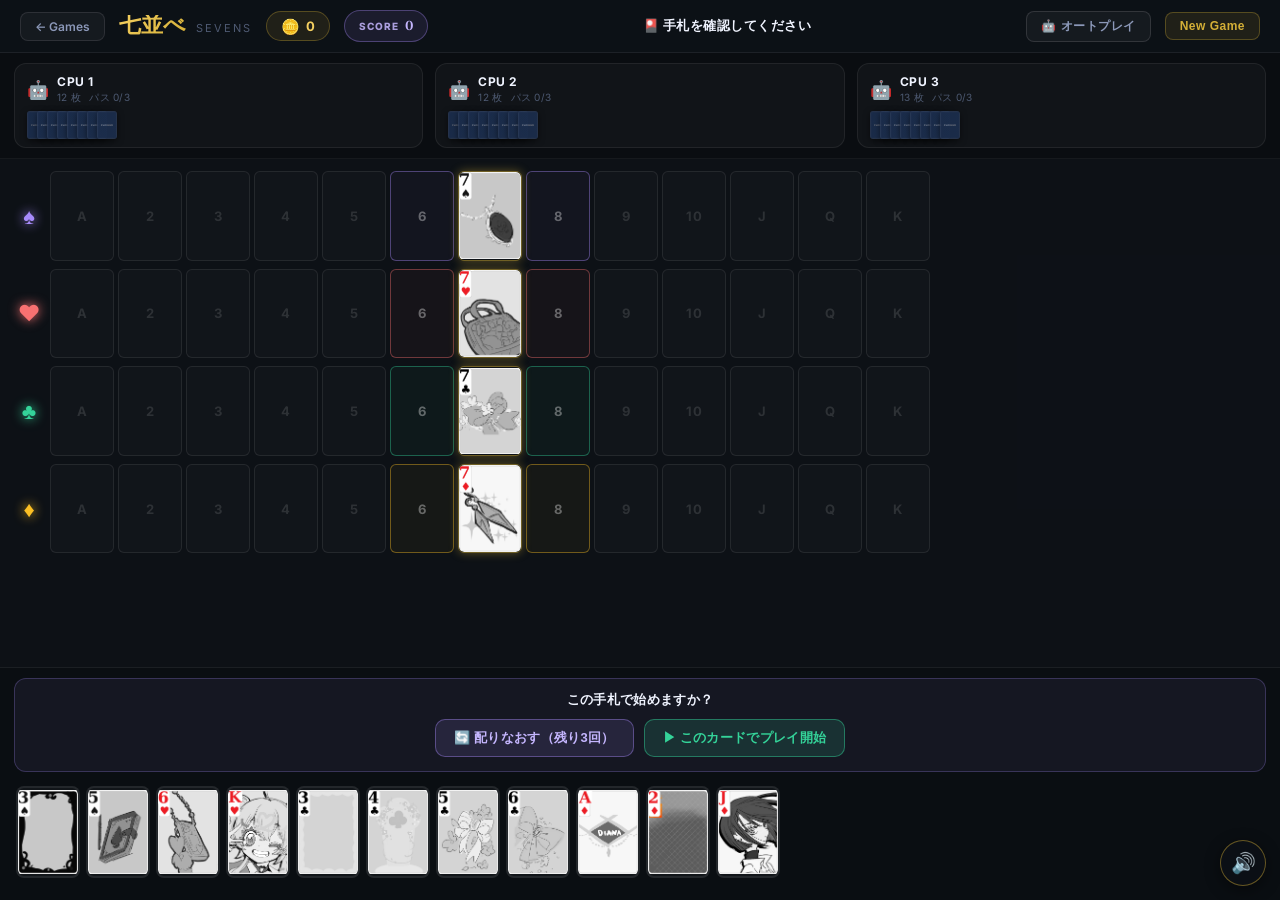
<file: sevens.html>
<!DOCTYPE html>
<html lang="ja">
<head>
  <meta charset="UTF-8">
  <meta name="viewport" content="width=device-width, initial-scale=1.0">
  <title>七並べ — Card Games</title>
  <meta name="description" content="七並べカードゲーム。7のカードを起点に順番にカードを並べていく1対3のCPU対戦ゲームです。">
  <link rel="preconnect" href="https://fonts.googleapis.com">
  <link rel="preconnect" href="https://fonts.gstatic.com" crossorigin>
  <link href="https://fonts.googleapis.com/css2?family=Cinzel:wght@700;900&family=Inter:wght@400;500;600;700&display=swap" rel="stylesheet">
  <link rel="stylesheet" href="lobby.css">
  <link rel="stylesheet" href="sevens.css">
</head>
<body>
  <div id="sevens-container">

    <!-- ヘッダー -->
    <header class="sevens-header">
      <a href="lobby.html" class="sevens-back-btn" id="back-to-lobby-btn">← Games</a>
      <div class="sevens-title-area">
        <h1 class="sevens-title">七並べ</h1>
        <span class="sevens-subtitle">Sevens</span>
      </div>
      <div class="coin-badge" id="coin-badge">
        <span class="coin-icon">🪙</span>
        <span class="coin-amount" id="coin-amount">0</span>
      </div>
      <div class="score-badge" id="score-badge">
        <span class="score-label">SCORE</span>
        <span class="score-amount" id="score-amount">0</span>
      </div>
      <div id="turn-indicator" class="turn-indicator" aria-live="polite"></div>
      <button id="autoplay-btn" class="autoplay-btn">🤖 オートプレイ</button>
      <button id="new-game-btn" class="sevens-new-btn">New Game</button>
    </header>

    <!-- CPU 3人エリア -->
    <div class="opponents-row" id="opponents-row">

      <div class="cpu-panel" data-player="1" id="cpu-panel-1">
        <div class="cpu-panel-top">
          <span class="cpu-avatar">🤖</span>
          <div class="cpu-info">
            <span class="cpu-name">CPU 1</span>
            <div class="cpu-stats">
              <span class="cpu-card-count">12 枚</span>
              <span class="cpu-pass-count">パス 0/3</span>
            </div>
          </div>
          <div class="cpu-status" id="cpu-status-1"></div>
        </div>
        <div class="cpu-card-backs" id="cpu-backs-1"></div>
      </div>

      <div class="cpu-panel" data-player="2" id="cpu-panel-2">
        <div class="cpu-panel-top">
          <span class="cpu-avatar">🤖</span>
          <div class="cpu-info">
            <span class="cpu-name">CPU 2</span>
            <div class="cpu-stats">
              <span class="cpu-card-count">12 枚</span>
              <span class="cpu-pass-count">パス 0/3</span>
            </div>
          </div>
          <div class="cpu-status" id="cpu-status-2"></div>
        </div>
        <div class="cpu-card-backs" id="cpu-backs-2"></div>
      </div>

      <div class="cpu-panel" data-player="3" id="cpu-panel-3">
        <div class="cpu-panel-top">
          <span class="cpu-avatar">🤖</span>
          <div class="cpu-info">
            <span class="cpu-name">CPU 3</span>
            <div class="cpu-stats">
              <span class="cpu-card-count">12 枚</span>
              <span class="cpu-pass-count">パス 0/3</span>
            </div>
          </div>
          <div class="cpu-status" id="cpu-status-3"></div>
        </div>
        <div class="cpu-card-backs" id="cpu-backs-3"></div>
      </div>

    </div>

    <!-- ボード（4スート × 13列） -->
    <section class="board-section">
      <div id="sevens-board">
        <div class="suit-row" data-suit="spades">
          <div class="suit-label spade-color">♠</div>
          <div class="card-slots" id="slots-spades"></div>
        </div>
        <div class="suit-row" data-suit="hearts">
          <div class="suit-label heart-color">♥</div>
          <div class="card-slots" id="slots-hearts"></div>
        </div>
        <div class="suit-row" data-suit="clubs">
          <div class="suit-label club-color">♣</div>
          <div class="card-slots" id="slots-clubs"></div>
        </div>
        <div class="suit-row" data-suit="diamonds">
          <div class="suit-label diamond-color">♦</div>
          <div class="card-slots" id="slots-diamonds"></div>
        </div>
      </div>
    </section>

    <!-- プレイヤーエリア -->
    <div id="player-area" class="player-area">
      <!-- 配りなおし選択バー（ゲーム開始前のみ表示） -->
      <div id="predeal-bar" class="predeal-bar hidden">
        <span class="predeal-text">この手札で始めますか？</span>
        <div class="predeal-actions">
          <button id="redeal-btn" class="redeal-btn">🔄 配りなおす（残り<span id="redeal-count">3</span>回）</button>
          <button id="start-game-btn" class="start-game-btn">▶ このカードでプレイ開始</button>
        </div>
      </div>
      <div class="player-info-bar">
        <div class="player-label">
          <span class="player-icon">👤</span>
          <span class="player-you-text">あなた</span>
          <span id="passes-remaining" class="passes-remaining">パス残り 3 回</span>
        </div>
        <button id="pass-btn" class="pass-btn" disabled>パス（残り 3 回）</button>
      </div>
      <div class="hand-scroll-wrap">
        <div id="hand-cards" class="hand-cards"></div>
      </div>
    </div>

    <!-- 結果オーバーレイ -->
    <div id="result-overlay" class="result-overlay hidden" aria-modal="true" role="dialog">
      <div class="result-modal">
        <div class="result-icon" id="result-icon">🏆</div>
        <h2 class="result-title" id="result-title">ゲーム終了</h2>
        <p class="result-sub" id="result-sub"></p>
        <div class="result-ranking" id="result-ranking"></div>
        <div id="result-score" class="result-score"></div>
        <div id="result-coins" class="result-coins"></div>
        <button id="play-again-btn" class="play-again-btn">もう一度プレイ</button>
        <a href="lobby.html" class="result-lobby-link">ロビーへ戻る</a>
      </div>
    </div>

    <!-- スーツ絵完成演出オーバーレイ（ソリティアと同じ演出） -->
    <div id="suit-reveal-overlay" class="suit-reveal-hidden">
      <div id="suit-reveal-bg"></div>
      <div id="suit-reveal-frame">
        <div id="suit-reveal-layers"></div>
        <div id="suit-reveal-label"></div>
      </div>
    </div>

    <!-- 加点ポップアップ用レイヤー -->
    <div id="sevens-score-popup-layer"></div>

  </div>

  <script src="js/cards.js"></script>
  <script src="js/save.js"></script>
  <script src="js/sound.js"></script>
  <script src="sevens.js"></script>
</body>
</html>
</file>
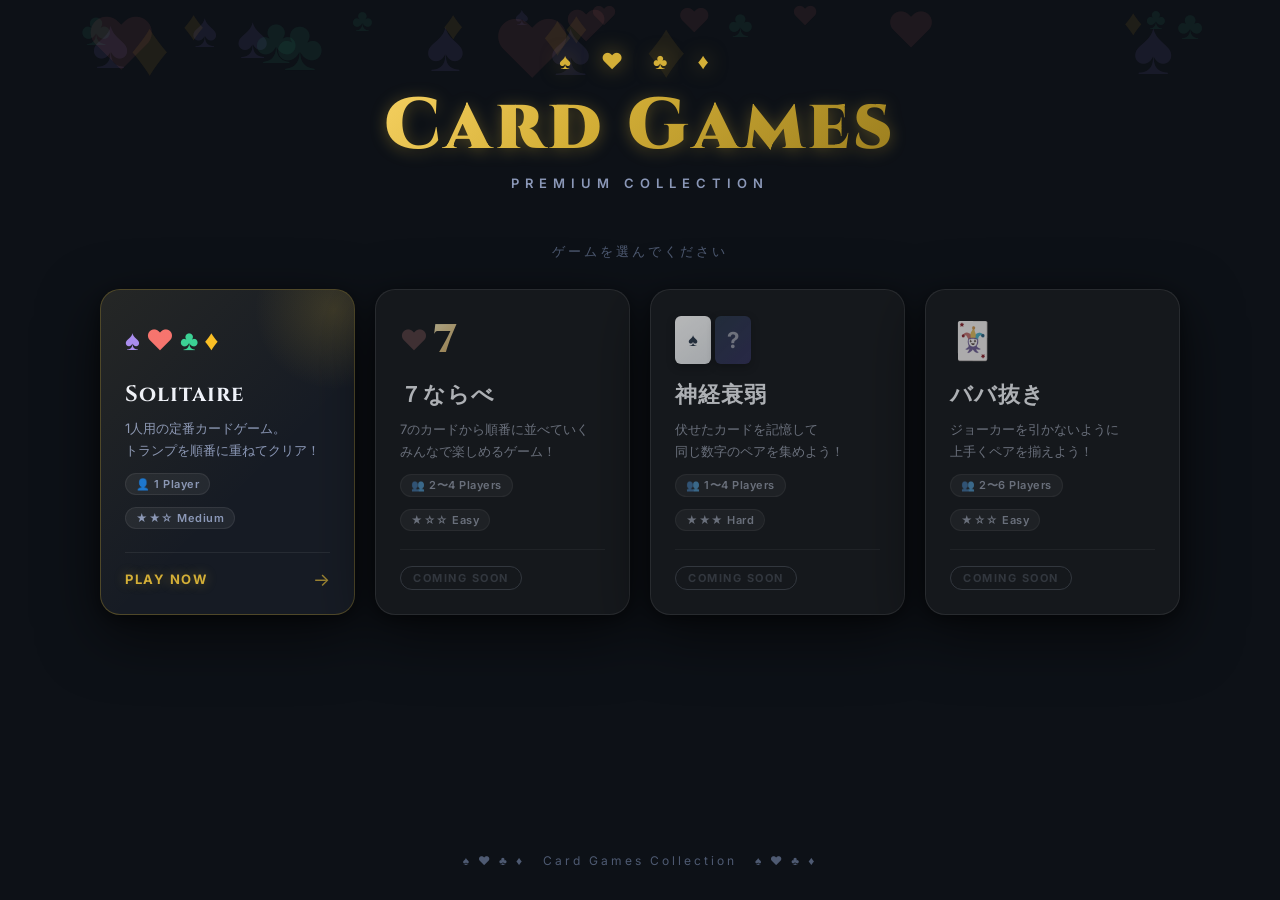
<file: test/lobby.html>
<!DOCTYPE html>
<html lang="ja">
<head>
  <meta charset="UTF-8">
  <meta name="viewport" content="width=device-width, initial-scale=1.0">
  <title>Card Games — Premium Collection</title>
  <meta name="description" content="プレミアムなトランプゲームコレクション。ソリティア、７ならべ、神経衰弱などをお楽しみください。">
  <link rel="preconnect" href="https://fonts.googleapis.com">
  <link rel="preconnect" href="https://fonts.gstatic.com" crossorigin>
  <link href="https://fonts.googleapis.com/css2?family=Cinzel:wght@700;900&family=Inter:wght@400;500;600;700&display=swap" rel="stylesheet">
  <link rel="stylesheet" href="lobby.css">
</head>
<body>
  <!-- 浮遊するカードスーツのアンビエント背景 -->
  <div id="ambient-layer" aria-hidden="true"></div>

  <div id="lobby-container">
    <!-- ヘッダー -->
    <header class="lobby-header">
      <div class="logo">
        <span class="logo-suits" aria-hidden="true">♠ ♥ ♣ ♦</span>
        <h1 class="logo-title">Card Games</h1>
        <p class="logo-subtitle">Premium Collection</p>
      </div>
    </header>

    <!-- ゲーム選択グリッド -->
    <main class="game-grid-section">
      <p class="section-hint">ゲームを選んでください</p>
      <div class="game-grid" id="game-grid">

        <!-- ソリティア（プレイ可能） -->
        <a href="index.html" class="game-card available" id="game-solitaire" data-game="solitaire">
          <div class="game-card-inner">
            <div class="game-card-glow"></div>
            <div class="game-card-icon">
              <span class="suit-icon spade">♠</span>
              <span class="suit-icon heart">♥</span>
              <span class="suit-icon club">♣</span>
              <span class="suit-icon diamond">♦</span>
            </div>
            <div class="game-card-info">
              <h2 class="game-title">Solitaire</h2>
              <p class="game-desc">1人用の定番カードゲーム。<br>トランプを順番に重ねてクリア！</p>
              <div class="game-meta">
                <span class="game-players">👤 1 Player</span>
                <span class="game-difficulty">★★☆ Medium</span>
              </div>
            </div>
            <div class="game-card-action">
              <span class="play-btn">Play Now</span>
              <span class="play-arrow">→</span>
            </div>
          </div>
        </a>

        <!-- ７ならべ（近日公開） -->
        <div class="game-card coming-soon" id="game-sevens" data-game="sevens">
          <div class="game-card-inner">
            <div class="game-card-icon">
              <span class="suit-icon heart dimmed">♥</span>
              <span class="big-num">7</span>
            </div>
            <div class="game-card-info">
              <h2 class="game-title">７ならべ</h2>
              <p class="game-desc">7のカードから順番に並べていく<br>みんなで楽しめるゲーム！</p>
              <div class="game-meta">
                <span class="game-players">👥 2〜4 Players</span>
                <span class="game-difficulty">★☆☆ Easy</span>
              </div>
            </div>
            <div class="game-card-action">
              <span class="coming-badge">Coming Soon</span>
            </div>
          </div>
        </div>

        <!-- 神経衰弱（近日公開） -->
        <div class="game-card coming-soon" id="game-memory" data-game="memory">
          <div class="game-card-inner">
            <div class="game-card-icon memory-icon">
              <span class="mem-card front">♠</span>
              <span class="mem-card back">?</span>
            </div>
            <div class="game-card-info">
              <h2 class="game-title">神経衰弱</h2>
              <p class="game-desc">伏せたカードを記憶して<br>同じ数字のペアを集めよう！</p>
              <div class="game-meta">
                <span class="game-players">👥 1〜4 Players</span>
                <span class="game-difficulty">★★★ Hard</span>
              </div>
            </div>
            <div class="game-card-action">
              <span class="coming-badge">Coming Soon</span>
            </div>
          </div>
        </div>

        <!-- ババ抜き（近日公開） -->
        <div class="game-card coming-soon" id="game-oldmaid" data-game="oldmaid">
          <div class="game-card-inner">
            <div class="game-card-icon">
              <span class="suit-icon joker">🃏</span>
            </div>
            <div class="game-card-info">
              <h2 class="game-title">ババ抜き</h2>
              <p class="game-desc">ジョーカーを引かないように<br>上手くペアを揃えよう！</p>
              <div class="game-meta">
                <span class="game-players">👥 2〜6 Players</span>
                <span class="game-difficulty">★☆☆ Easy</span>
              </div>
            </div>
            <div class="game-card-action">
              <span class="coming-badge">Coming Soon</span>
            </div>
          </div>
        </div>

      </div>
    </main>

    <!-- フッター -->
    <footer class="lobby-footer">
      <p>♠ ♥ ♣ ♦ &nbsp; Card Games Collection &nbsp; ♠ ♥ ♣ ♦</p>
    </footer>
  </div>

  <script src="lobby.js"></script>
</body>
</html>
</file>
<file: lobby.css>
/* ======================================================
   lobby.css — Card Games Lobby
   ====================================================== */

/* ---------- Google Fonts ---------- */
@import url('https://fonts.googleapis.com/css2?family=Cinzel:wght@700;900&family=Inter:wght@400;500;600;700&display=swap');

/* ---------- Reset & Base ---------- */
*, *::before, *::after {
  box-sizing: border-box;
  margin: 0;
  padding: 0;
  user-select: none;
}

:root {
  --gold:          #d4af37;
  --gold-light:    #f5d060;
  --gold-dark:     #9a7d1e;

  --bg:            #0d1117;
  --surface:       #161b24;
  --surface-2:     #1e2535;
  --border:        rgba(255, 255, 255, 0.07);
  --border-gold:   rgba(212, 175, 55, 0.30);

  --text:          #f0f4ff;
  --text-sub:      #8b98b8;
  --text-muted:    #4e5a72;

  --spade:   #a78bfa;
  --heart:   #f87171;
  --club:    #34d399;
  --diamond: #fbbf24;

  --radius-card: 20px;
  --shadow-card: 0 20px 60px rgba(0, 0, 0, 0.6), 0 4px 16px rgba(0, 0, 0, 0.4);

  --ease-spring: cubic-bezier(0.175, 0.885, 0.32, 1.275);
  --ease-out:    cubic-bezier(0.22, 1, 0.36, 1);
}

html, body {
  width: 100%;
  min-height: 100vh;
  background-color: var(--bg);
  color: var(--text);
  font-family: 'Inter', -apple-system, BlinkMacSystemFont, 'Segoe UI', sans-serif;
  overflow-x: hidden;
}

/* ======================================================
   Ambient Floating Suits Background
   ====================================================== */

#ambient-layer {
  position: fixed;
  inset: 0;
  z-index: 0;
  pointer-events: none;
  overflow: hidden;
}

.ambient-suit {
  position: absolute;
  font-size: var(--size, 48px);
  color: var(--color, rgba(255,255,255,0.04));
  animation: drift var(--dur, 20s) var(--delay, 0s) linear infinite;
  will-change: transform, opacity;
  filter: blur(0.5px);
}

@keyframes drift {
  0%   { transform: translateY(110vh) rotate(0deg);   opacity: 0; }
  5%   { opacity: 1; }
  95%  { opacity: 0.6; }
  100% { transform: translateY(-15vh) rotate(var(--rot, 360deg)); opacity: 0; }
}

/* ======================================================
   Layout
   ====================================================== */

#lobby-container {
  position: relative;
  z-index: 1;
  min-height: 100vh;
  display: flex;
  flex-direction: column;
  align-items: center;
  padding: 48px 24px 32px;
  gap: 0;
}

/* ======================================================
   Header / Logo
   ====================================================== */

.lobby-header {
  position: relative;
  text-align: center;
  margin-bottom: 52px;
  animation: header-drop 0.9s var(--ease-spring) both;
}

.lobby-header .coin-badge {
  position: absolute;
  top: 4px;
  right: 4px;
}

@keyframes header-drop {
  0%   { opacity: 0; transform: translateY(-30px) scale(0.92); }
  100% { opacity: 1; transform: translateY(0)     scale(1); }
}

.logo-suits {
  display: block;
  font-size: 22px;
  letter-spacing: 12px;
  color: var(--gold);
  margin-bottom: 14px;
  text-shadow: 0 0 20px rgba(212,175,55,0.5);
  animation: suit-glow 2.5s ease-in-out infinite alternate;
}

@keyframes suit-glow {
  from { text-shadow: 0 0 12px rgba(212,175,55,0.3), 0 0 30px rgba(212,175,55,0.1); }
  to   { text-shadow: 0 0 24px rgba(212,175,55,0.7), 0 0 60px rgba(212,175,55,0.3); }
}

.logo-title {
  font-family: 'Cinzel', serif;
  font-size: clamp(36px, 6vw, 72px);
  font-weight: 900;
  line-height: 1.05;
  background: linear-gradient(135deg, var(--gold-light) 0%, var(--gold) 40%, var(--gold-dark) 100%);
  -webkit-background-clip: text;
  background-clip: text;
  -webkit-text-fill-color: transparent;
  letter-spacing: 4px;
  filter: drop-shadow(0 2px 8px rgba(212,175,55,0.35));
}

.logo-subtitle {
  font-size: 13px;
  font-weight: 600;
  letter-spacing: 6px;
  text-transform: uppercase;
  color: var(--text-sub);
  margin-top: 10px;
}

/* ======================================================
   Lobby Deck Preview（現在のデッキの完成絵プレビュー）
   deck.html の「Complete」タイルと同じ、実際にセットされている
   13枚を重ねた合成絵を、4スート分ロビー上部に表示する。
   ====================================================== */

.lobby-deck-preview {
  width: 100%;
  max-width: 1080px;
  margin-bottom: 36px;
  animation: card-rise 0.6s var(--ease-spring) 0.15s both;
}

.lobby-deck-preview-hint {
  text-align: center;
  font-size: 13px;
  font-weight: 500;
  letter-spacing: 3px;
  text-transform: uppercase;
  color: var(--text-muted);
  margin-bottom: 14px;
}

.lobby-deck-preview-grid {
  display: grid;
  grid-template-columns: repeat(4, minmax(0, 1fr));
  gap: 14px;
}

.lobby-deck-preview-tile {
  position: relative;
  display: flex;
  flex-direction: column;
  border-radius: 14px;
  overflow: hidden;
  background: rgba(212,175,55,0.04);
  border: 1px solid rgba(212,175,55,0.25);
  transition: transform 0.3s var(--ease-spring),
              box-shadow 0.3s ease,
              border-color 0.3s ease;
}

.lobby-deck-preview-tile:hover {
  transform: translateY(-6px) scale(1.03);
  border-color: rgba(212,175,55,0.55);
  box-shadow: 0 16px 36px rgba(212,175,55,0.25);
  z-index: 2;
}

/* 画像+ラベル部分（デッキ画面への遷移リンク） */
.lobby-deck-preview-link {
  position: relative;
  z-index: 2;
  display: flex;
  flex-direction: column;
  text-decoration: none;
  color: inherit;
  cursor: pointer;
}

/* 画像の下に追加した、そのスートのMVページへのリンク */
.lobby-deck-preview-mv-link {
  position: relative;
  z-index: 2;
  display: flex;
  align-items: center;
  justify-content: center;
  gap: 5px;
  padding: 7px 8px;
  font-size: 11px;
  font-weight: 700;
  letter-spacing: 1.5px;
  text-transform: uppercase;
  text-decoration: none;
  color: var(--text-sub);
  background: rgba(0,0,0,0.3);
  border-top: 1px solid rgba(255,255,255,0.07);
  transition: color 0.2s ease, background 0.2s ease;
}

.lobby-deck-preview-mv-link:hover {
  color: var(--gold-light);
  background: rgba(212,175,55,0.16);
}

.mv-link-icon {
  font-size: 12px;
}

.lobby-deck-preview-tile::before {
  content: '';
  position: absolute;
  inset: 0;
  background: linear-gradient(135deg,
    transparent 30%,
    rgba(212,175,55,0.08) 50%,
    transparent 70%
  );
  background-size: 200% 200%;
  animation: shimmer 3.6s ease-in-out infinite;
  pointer-events: none;
  z-index: 1;
}

@keyframes shimmer {
  0%   { background-position: 200% 200%; }
  50%  { background-position: 0% 0%; }
  100% { background-position: 200% 200%; }
}

.lobby-deck-preview-imgwrap {
  position: relative;
  width: 100%;
  aspect-ratio: 1 / 1;
}

.lobby-deck-preview-label {
  position: relative;
  z-index: 2;
  padding: 8px 10px 10px;
  font-size: 12px;
  font-weight: 700;
  letter-spacing: 1px;
  text-align: center;
  color: var(--gold);
  background: rgba(0,0,0,0.4);
  backdrop-filter: blur(4px);
  border-top: 1px solid rgba(255,255,255,0.06);
  text-shadow: 0 0 8px rgba(212,175,55,0.4);
}

@media (max-width: 560px) {
  .lobby-deck-preview-grid {
    grid-template-columns: repeat(2, minmax(0, 1fr));
  }
}

/* ======================================================
   Game Grid Section
   ====================================================== */

.game-grid-section {
  width: 100%;
  max-width: 1080px;
}

.section-hint {
  text-align: center;
  font-size: 13px;
  font-weight: 500;
  letter-spacing: 3px;
  text-transform: uppercase;
  color: var(--text-muted);
  margin-bottom: 28px;
  animation: fade-in 0.6s 0.3s ease both;
}

@keyframes fade-in {
  from { opacity: 0; transform: translateY(8px); }
  to   { opacity: 1; transform: translateY(0); }
}

.game-grid {
  display: grid;
  grid-template-columns: repeat(auto-fill, minmax(240px, 1fr));
  gap: 20px;
}

/* ======================================================
   Game Card
   ====================================================== */

.game-card {
  position: relative;
  border-radius: var(--radius-card);
  background: var(--surface);
  border: 1px solid var(--border);
  overflow: hidden;
  text-decoration: none;
  color: inherit;
  display: block;
  transition: transform 0.35s var(--ease-spring),
              box-shadow 0.35s ease,
              border-color 0.3s ease;
  box-shadow: var(--shadow-card);
  animation: card-rise 0.65s var(--ease-spring) both;
  cursor: default;
}

.game-card:nth-child(1) { animation-delay: 0.10s; }
.game-card:nth-child(2) { animation-delay: 0.20s; }
.game-card:nth-child(3) { animation-delay: 0.30s; }
.game-card:nth-child(4) { animation-delay: 0.40s; }

@keyframes card-rise {
  0%   { opacity: 0; transform: translateY(40px) scale(0.94); }
  100% { opacity: 1; transform: translateY(0)     scale(1); }
}

/* ---- Available (playable) game card ---- */
.game-card.available {
  cursor: pointer;
  border-color: var(--border-gold);
}

.game-card.available::before {
  content: '';
  position: absolute;
  inset: 0;
  background: linear-gradient(135deg,
    rgba(212,175,55,0.08) 0%,
    transparent 60%
  );
  pointer-events: none;
}

.game-card.available:hover {
  transform: translateY(-10px) scale(1.02);
  border-color: rgba(212,175,55,0.65);
  box-shadow:
    0 30px 80px rgba(0,0,0,0.7),
    0 0 40px rgba(212,175,55,0.22),
    0 0 80px rgba(212,175,55,0.1);
}

.game-card.available:active {
  transform: translateY(-4px) scale(0.99);
  transition-duration: 0.1s;
}

/* ---- Coming soon card ---- */
.game-card.coming-soon {
  opacity: 0.55;
  filter: saturate(0.5);
}

.game-card.coming-soon::after {
  content: '';
  position: absolute;
  inset: 0;
  background: rgba(13, 17, 23, 0.30);
  pointer-events: none;
  border-radius: var(--radius-card);
}

/* ---- Inner layout ---- */
.game-card-inner {
  display: flex;
  flex-direction: column;
  padding: 28px 24px 24px;
  gap: 18px;
  height: 100%;
}

/* Glow layer (available only) */
.game-card-glow {
  position: absolute;
  top: -60px;
  right: -60px;
  width: 160px;
  height: 160px;
  border-radius: 50%;
  background: radial-gradient(circle, rgba(212,175,55,0.18) 0%, transparent 70%);
  pointer-events: none;
  transition: opacity 0.3s ease;
}

.game-card:hover .game-card-glow {
  opacity: 1.5;
}

/* ---- Icon area ---- */
.game-card-icon {
  display: flex;
  align-items: center;
  gap: 6px;
  font-size: 28px;
  height: 44px;
}

.suit-icon {
  transition: transform 0.3s var(--ease-spring), text-shadow 0.3s ease;
  display: inline-block;
}

.suit-icon.spade   { color: var(--spade);   }
.suit-icon.heart   { color: var(--heart);   }
.suit-icon.club    { color: var(--club);     }
.suit-icon.diamond { color: var(--diamond); }
.suit-icon.joker   { font-size: 36px; }
.suit-icon.dimmed  { opacity: 0.35; }

.game-card.available:hover .suit-icon.spade   { transform: translateY(-4px); text-shadow: 0 4px 12px var(--spade);   }
.game-card.available:hover .suit-icon.heart   { transform: translateY(-6px); text-shadow: 0 4px 12px var(--heart);   }
.game-card.available:hover .suit-icon.club    { transform: translateY(-4px); text-shadow: 0 4px 12px var(--club);     }
.game-card.available:hover .suit-icon.diamond { transform: translateY(-6px); text-shadow: 0 4px 12px var(--diamond); }

/* ホバー時のアイコンに遅れを付ける */
.game-card.available:hover .suit-icon:nth-child(1) { transition-delay: 0.00s; }
.game-card.available:hover .suit-icon:nth-child(2) { transition-delay: 0.04s; }
.game-card.available:hover .suit-icon:nth-child(3) { transition-delay: 0.08s; }
.game-card.available:hover .suit-icon:nth-child(4) { transition-delay: 0.12s; }

/* 大きな数字（７ならべ用） */
.big-num {
  font-family: 'Cinzel', serif;
  font-size: 40px;
  font-weight: 900;
  background: linear-gradient(135deg, #fde68a, #f59e0b);
  -webkit-background-clip: text;
  background-clip: text;
  -webkit-text-fill-color: transparent;
  line-height: 1;
}

/* 神経衰弱アイコン */
.memory-icon {
  position: relative;
  gap: 4px;
}

.mem-card {
  display: inline-flex;
  align-items: center;
  justify-content: center;
  width: 36px;
  height: 48px;
  border-radius: 6px;
  font-size: 18px;
  font-weight: 700;
}

.mem-card.front {
  background: linear-gradient(145deg, #fff, #e2e8f0);
  color: #1e3a5f;
  box-shadow: 0 3px 8px rgba(0,0,0,0.3);
}

.mem-card.back {
  background: linear-gradient(135deg, #1e3a5f, #312e81);
  color: rgba(255,255,255,0.5);
  font-size: 22px;
  box-shadow: 0 3px 8px rgba(0,0,0,0.3);
}

/* ---- Info area ---- */
.game-card-info {
  flex: 1;
}

.game-title {
  font-family: 'Cinzel', serif;
  font-size: 22px;
  font-weight: 700;
  color: var(--text);
  letter-spacing: 1px;
  margin-bottom: 8px;
}

.game-desc {
  font-size: 13px;
  line-height: 1.7;
  color: var(--text-sub);
}

.game-meta {
  display: flex;
  gap: 12px;
  margin-top: 12px;
  flex-wrap: wrap;
}

.game-players,
.game-difficulty {
  font-size: 11px;
  font-weight: 600;
  letter-spacing: 0.5px;
  padding: 3px 10px;
  border-radius: 20px;
  background: rgba(255,255,255,0.06);
  border: 1px solid var(--border);
  color: var(--text-sub);
}

/* ---- セーブデータ表示 ---- */
.game-save-stats {
  margin-top: 14px;
  padding-top: 12px;
  border-top: 1px solid var(--border);
  display: grid;
  grid-template-columns: repeat(3, 1fr);
  gap: 4px;
  animation: fade-in 0.5s 0.5s ease both;
}

.game-save-stats.no-data {
  opacity: 0.5;
}

/* 1つだけのスタッツ（例: ７ならべのハイスコアのみ）の場合は1列にする */
.game-save-stats.single-stat {
  grid-template-columns: 1fr;
}

.save-stat {
  display: flex;
  flex-direction: column;
  align-items: center;
  gap: 3px;
  padding: 6px 4px;
  border-radius: 8px;
  background: rgba(255,255,255,0.03);
  transition: background 0.2s ease;
}

.game-card.available:hover .save-stat {
  background: rgba(212,175,55,0.06);
}

.save-stat-label {
  font-size: 9px;
  font-weight: 600;
  letter-spacing: 0.5px;
  text-transform: uppercase;
  color: var(--text-muted);
  white-space: nowrap;
}

.save-stat-value {
  font-size: 14px;
  font-weight: 700;
  color: var(--gold);
  letter-spacing: 0.5px;
  line-height: 1.2;
}

/* ハイスコアの値を少し大きく目立たせる */
#stat-high-score,
#stat-sevens-high-score {
  font-size: 16px;
  text-shadow: 0 0 10px rgba(212,175,55,0.4);
}

/* ---- Action area ---- */
.game-card-action {
  display: flex;
  align-items: center;
  justify-content: space-between;
  padding-top: 16px;
  border-top: 1px solid var(--border);
}

/* Play button (available) */
.play-btn {
  font-size: 13px;
  font-weight: 700;
  letter-spacing: 1.5px;
  text-transform: uppercase;
  color: var(--gold);
  text-shadow: 0 0 12px rgba(212,175,55,0.4);
  transition: color 0.2s ease, text-shadow 0.2s ease;
}

.game-card.available:hover .play-btn {
  color: var(--gold-light);
  text-shadow: 0 0 20px rgba(212,175,55,0.8);
}

.play-arrow {
  font-size: 18px;
  color: var(--gold);
  opacity: 0.7;
  transform: translateX(0);
  transition: transform 0.3s var(--ease-spring), opacity 0.2s ease;
}

.game-card.available:hover .play-arrow {
  transform: translateX(6px);
  opacity: 1;
}

/* Coming soon badge */
.coming-badge {
  font-size: 11px;
  font-weight: 700;
  letter-spacing: 1.5px;
  text-transform: uppercase;
  color: var(--text-muted);
  padding: 4px 12px;
  border-radius: 20px;
  border: 1px solid var(--text-muted);
  opacity: 0.7;
}

/* ======================================================
   コイン所持数バッジ（全ゲーム共通ヘッダー表示）
   ====================================================== */

.coin-badge {
  display: flex;
  align-items: center;
  gap: 6px;
  padding: 6px 14px;
  border-radius: 20px;
  background: rgba(212,175,55,0.10);
  border: 1px solid var(--border-gold);
  font-weight: 700;
  font-size: 13px;
  color: var(--gold-light);
  white-space: nowrap;
  flex-shrink: 0;
}

.coin-badge .coin-icon {
  font-size: 15px;
  line-height: 1;
}

/* ======================================================
   スコアバッジ（カードのパワーに応じて得点を獲得するゲーム用。
   全ゲーム共通ヘッダー表示 — コインバッジと並べて使う）
   ====================================================== */

.score-badge {
  display: flex;
  align-items: center;
  gap: 6px;
  padding: 6px 14px;
  border-radius: 20px;
  background: rgba(167,139,250,0.10);
  border: 1px solid rgba(167,139,250,0.35);
  font-weight: 700;
  font-size: 13px;
  color: #c4b5fd;
  white-space: nowrap;
  flex-shrink: 0;
  transition: transform 0.2s ease, box-shadow 0.2s ease;
}

.score-badge .score-label {
  font-size: 10px;
  font-weight: 800;
  letter-spacing: 1px;
  opacity: 0.85;
}

.score-badge .score-amount {
  font-family: 'Cinzel', serif;
}

.score-badge.score-gain {
  animation: score-badge-gain-pop 0.5s ease-out;
}

@keyframes score-badge-gain-pop {
  0%   { transform: scale(1);    box-shadow: none; }
  30%  { transform: scale(1.18); box-shadow: 0 0 16px rgba(167,139,250,0.7); }
  100% { transform: scale(1);    box-shadow: none; }
}

/* ======================================================
   スート完成絵の合成レイヤー（全ページ共通）
   グレー/カラーが混在するデッキでも、実際にセットされているカードの
   絵をそのまま重ねて表示するための共通クラス。
   ====================================================== */
.suit-composite-layer {
  position: absolute;
  inset: 0;
  width: 100%;
  height: 100%;
  object-fit: contain;
  pointer-events: none;
}

/* ======================================================
   Collection / Utility Nav（カードギャラリーへの導線）
   ====================================================== */

.collection-nav {
  width: 100%;
  max-width: 1080px;
  margin-top: 32px;
}

.collection-link {
  display: flex;
  align-items: center;
  gap: 18px;
  padding: 20px 26px;
  border-radius: 16px;
  background: linear-gradient(135deg, rgba(212,175,55,0.12), var(--surface) 60%);
  border: 1px solid var(--border-gold);
  text-decoration: none;
  color: inherit;
  cursor: pointer;
  box-shadow: var(--shadow-card);
  transition: transform 0.3s var(--ease-spring),
              box-shadow 0.3s ease,
              border-color 0.3s ease;
  animation: card-rise 0.65s var(--ease-spring) 0.5s both;
}

.collection-link:hover {
  transform: translateY(-6px) scale(1.015);
  border-color: rgba(212,175,55,0.7);
  box-shadow:
    0 26px 64px rgba(0,0,0,0.65),
    0 0 36px rgba(212,175,55,0.25);
}

.collection-link:active {
  transform: translateY(-2px) scale(0.995);
  transition-duration: 0.1s;
}

.collection-link-icon {
  flex: 0 0 auto;
  display: flex;
  align-items: center;
  justify-content: center;
  width: 52px;
  height: 52px;
  border-radius: 50%;
  font-size: 26px;
  background: radial-gradient(circle, rgba(212,175,55,0.24) 0%, rgba(212,175,55,0.06) 70%);
  border: 1px solid var(--border-gold);
  transition: transform 0.3s var(--ease-spring);
}

.collection-link:hover .collection-link-icon {
  transform: scale(1.08) rotate(-6deg);
}

.collection-link-text {
  flex: 1;
  display: flex;
  flex-direction: column;
  gap: 4px;
  min-width: 0;
}

.collection-link-title {
  font-family: 'Cinzel', serif;
  font-size: 17px;
  font-weight: 700;
  letter-spacing: 0.5px;
  color: var(--gold-light);
}

.collection-link-sub {
  font-size: 12.5px;
  color: var(--text-sub);
}

.collection-link-arrow {
  flex: 0 0 auto;
  font-size: 20px;
  color: var(--gold);
  opacity: 0.8;
  transition: transform 0.3s var(--ease-spring), opacity 0.2s ease;
}

.collection-link:hover .collection-link-arrow {
  transform: translateX(6px);
  opacity: 1;
}

/* ガチャリンク: 少し差別化した配色 */
.collection-link-gacha {
  margin-top: 14px;
  background: linear-gradient(135deg, rgba(167,139,250,0.14), var(--surface) 60%);
  border-color: rgba(167,139,250,0.35);
}

.collection-link-gacha:hover {
  border-color: rgba(167,139,250,0.75);
  box-shadow:
    0 26px 64px rgba(0,0,0,0.65),
    0 0 36px rgba(167,139,250,0.28);
}

.collection-link-gacha .collection-link-icon {
  background: radial-gradient(circle, rgba(167,139,250,0.28) 0%, rgba(167,139,250,0.06) 70%);
  border-color: rgba(167,139,250,0.4);
}

.collection-link-gacha .collection-link-title {
  color: #c4b5fd;
}

.collection-link-gacha .collection-link-arrow {
  color: #a78bfa;
}

/* ======================================================
   Footer
   ====================================================== */

.lobby-footer {
  margin-top: auto;
  padding-top: 40px;
  text-align: center;
  font-size: 12px;
  letter-spacing: 3px;
  color: var(--text-muted);
  animation: fade-in 0.8s 0.8s ease both;
}

.debug-footer-link {
  display: inline-block;
  margin-top: 14px;
  font-size: 10.5px;
  letter-spacing: 1px;
  color: var(--text-muted);
  opacity: 0.5;
  text-decoration: none;
  transition: opacity 0.2s ease, color 0.2s ease;
}

.debug-footer-link:hover {
  opacity: 1;
  color: var(--text-sub);
}

/* ======================================================
   Responsive
   ====================================================== */

@media (max-width: 600px) {
  #lobby-container {
    padding: 36px 16px 24px;
  }

  .lobby-header {
    margin-bottom: 36px;
  }

  .logo-suits {
    letter-spacing: 8px;
  }

  .game-grid {
    grid-template-columns: 1fr;
    gap: 14px;
  }

  .game-card-inner {
    padding: 22px 20px 20px;
  }

  .collection-link {
    padding: 16px 18px;
    gap: 14px;
  }

  .collection-link-icon {
    width: 44px;
    height: 44px;
    font-size: 22px;
  }

  .collection-link-title {
    font-size: 15px;
  }

  .collection-link-sub {
    font-size: 11.5px;
  }
}

@media (min-width: 601px) and (max-width: 900px) {
  .game-grid {
    grid-template-columns: repeat(2, 1fr);
  }
}
</file>
<file: debug.css>
/* ======================================================
   debug.css — Debug Page
   ====================================================== */

.debug-page {
  padding: 0;
  align-items: stretch;
  gap: 0;
}

/* ---- ヘッダー ---- */
.debug-header {
  position: sticky;
  top: 0;
  z-index: 100;
  display: flex;
  align-items: center;
  gap: 18px;
  padding: 14px 32px;
  background: rgba(13, 17, 23, 0.90);
  backdrop-filter: blur(18px);
  -webkit-backdrop-filter: blur(18px);
  border-bottom: 1px solid rgba(255,255,255,0.07);
  flex-wrap: wrap;
  animation: header-drop 0.7s var(--ease-spring) both;
}

.debug-back-btn {
  display: inline-flex;
  align-items: center;
  gap: 6px;
  font-size: 13px;
  font-weight: 600;
  color: var(--text-sub);
  text-decoration: none;
  letter-spacing: 0.5px;
  padding: 7px 16px;
  border-radius: 10px;
  border: 1px solid rgba(255,255,255,0.1);
  background: rgba(255,255,255,0.04);
  transition: color 0.2s, background 0.2s, border-color 0.2s, transform 0.25s var(--ease-spring);
  white-space: nowrap;
  flex-shrink: 0;
}
.debug-back-btn:hover {
  color: var(--text);
  background: rgba(255,255,255,0.08);
  border-color: rgba(255,255,255,0.2);
  transform: translateX(-3px);
}
.debug-back-arrow { font-size: 16px; line-height: 1; }

.debug-title-wrap { flex: 1; min-width: 0; }

.debug-page-title {
  font-family: 'Cinzel', serif;
  font-size: clamp(16px, 2.8vw, 22px);
  font-weight: 700;
  color: #f59e9e;
  line-height: 1.2;
}

.debug-page-sub {
  font-size: 11px;
  color: var(--text-muted);
  margin-top: 3px;
}

/* ---- 本文 ---- */
.debug-main {
  width: 100%;
  max-width: 860px;
  margin: 0 auto;
  padding: 28px 20px 60px;
  display: flex;
  flex-direction: column;
  gap: 24px;
}

.debug-warning {
  font-size: 12.5px;
  line-height: 1.7;
  color: #fca5a5;
  background: rgba(248,113,113,0.08);
  border: 1px solid rgba(248,113,113,0.25);
  border-radius: 10px;
  padding: 12px 16px;
}

.debug-section {
  padding: 22px 24px;
  border-radius: 18px;
  background: var(--surface);
  border: 1px solid var(--border);
  box-shadow: var(--shadow-card);
}

.debug-section-title {
  font-family: 'Cinzel', serif;
  font-size: 16px;
  font-weight: 700;
  color: var(--gold-light);
  margin-bottom: 6px;
}

.debug-section-desc {
  font-size: 13px;
  color: var(--text-sub);
  margin-bottom: 14px;
}

.debug-section-desc strong {
  color: var(--text);
}

.debug-subheading {
  font-size: 12.5px;
  font-weight: 700;
  color: var(--text-sub);
  margin: 18px 0 10px;
  letter-spacing: 0.3px;
}

/* ---- ボタン ---- */
.debug-btn-row {
  display: flex;
  flex-wrap: wrap;
  gap: 10px;
  margin-bottom: 12px;
}

.debug-btn {
  padding: 9px 18px;
  border-radius: 999px;
  border: 1px solid rgba(255,255,255,0.14);
  background: rgba(255,255,255,0.06);
  color: var(--text);
  font-family: 'Inter', sans-serif;
  font-size: 13px;
  font-weight: 700;
  cursor: pointer;
  transition: transform 0.2s var(--ease-spring), background 0.2s ease, border-color 0.2s ease;
}

.debug-btn:hover {
  transform: translateY(-2px);
  background: rgba(255,255,255,0.12);
}

.debug-btn:active {
  transform: translateY(0) scale(0.98);
}

.debug-btn-primary {
  background: linear-gradient(135deg, var(--gold-light), var(--gold));
  color: #2a1d00;
  border-color: transparent;
}

.debug-btn-primary:hover {
  box-shadow: 0 8px 20px rgba(212,175,55,0.35);
}

.debug-btn-danger {
  background: rgba(248,113,113,0.12);
  border-color: rgba(248,113,113,0.35);
  color: #fca5a5;
}

.debug-btn-danger:hover {
  background: rgba(248,113,113,0.22);
  box-shadow: 0 8px 20px rgba(248,113,113,0.25);
}

.debug-inline-form {
  display: flex;
  flex-wrap: wrap;
  gap: 10px;
  align-items: center;
  margin-bottom: 14px;
}

.debug-input {
  padding: 9px 14px;
  border-radius: 10px;
  border: 1px solid rgba(255,255,255,0.14);
  background: rgba(255,255,255,0.04);
  color: var(--text);
  font-family: 'Inter', sans-serif;
  font-size: 13px;
  width: 140px;
}

.debug-input:focus {
  outline: none;
  border-color: rgba(212,175,55,0.5);
}

/* ---- スート行 ---- */
.debug-suit-rows {
  display: flex;
  flex-direction: column;
  gap: 8px;
  margin-bottom: 4px;
}

.debug-suit-row {
  display: flex;
  align-items: center;
  gap: 12px;
  padding: 10px 14px;
  border-radius: 12px;
  background: rgba(255,255,255,0.03);
  border: 1px solid rgba(255,255,255,0.06);
  flex-wrap: wrap;
}

.debug-suit-symbol {
  font-size: 18px;
  width: 24px;
  text-align: center;
  flex-shrink: 0;
}

.debug-suit-progress {
  font-size: 12.5px;
  color: var(--text-sub);
  min-width: 60px;
}

.debug-suit-row .debug-btn {
  padding: 6px 14px;
  font-size: 12px;
}

/* ---- カード個別トグルグリッド ---- */
.debug-card-grid {
  display: grid;
  grid-template-columns: repeat(auto-fill, minmax(64px, 1fr));
  gap: 8px;
}

.debug-cell {
  position: relative;
  cursor: pointer;
  border-radius: 10px;
  overflow: hidden;
  background: rgba(255,255,255,0.03);
  border: 1px solid rgba(255,255,255,0.08);
  aspect-ratio: 5 / 7;
  transition: transform 0.15s var(--ease-spring), border-color 0.2s ease;
}

.debug-cell:hover {
  transform: translateY(-2px) scale(1.05);
}

.debug-cell img {
  width: 100%;
  height: 100%;
  object-fit: cover;
  display: block;
  pointer-events: none;
}

.debug-cell:not(.owned) {
  opacity: 0.55;
}

.debug-cell.owned {
  border-color: rgba(212,175,55,0.55);
  box-shadow: 0 0 10px rgba(212,175,55,0.25);
}

.debug-cell-check {
  position: absolute;
  top: 2px;
  right: 2px;
  width: 14px;
  height: 14px;
  border-radius: 50%;
  display: flex;
  align-items: center;
  justify-content: center;
  font-size: 9px;
  font-weight: 900;
  color: #1a1200;
  background: var(--gold-light);
}

/* ---- 統計グリッド ---- */
.debug-stat-grid {
  display: grid;
  grid-template-columns: repeat(auto-fit, minmax(130px, 1fr));
  gap: 10px;
  margin-bottom: 14px;
}

.debug-stat {
  padding: 12px 14px;
  border-radius: 12px;
  background: rgba(255,255,255,0.03);
  border: 1px solid rgba(255,255,255,0.06);
  text-align: center;
}

.debug-stat-label {
  display: block;
  font-size: 11px;
  color: var(--text-muted);
  margin-bottom: 4px;
}

.debug-stat-value {
  display: block;
  font-size: 18px;
  font-weight: 800;
  color: var(--gold-light);
  font-family: 'Cinzel', serif;
}

/* ---- JSON表示 ---- */
.debug-json-view {
  width: 100%;
  min-height: 160px;
  padding: 12px 14px;
  border-radius: 12px;
  background: #05070c;
  border: 1px solid rgba(255,255,255,0.1);
  color: #9ae6b4;
  font-family: 'SFMono-Regular', Consolas, 'Liberation Mono', Menlo, monospace;
  font-size: 11.5px;
  line-height: 1.6;
  resize: vertical;
  margin-bottom: 12px;
}

.debug-json-view:focus {
  outline: none;
}

/* ---- トースト通知 ---- */
.debug-toast {
  position: fixed;
  left: 50%;
  bottom: 28px;
  transform: translateX(-50%) translateY(20px);
  padding: 10px 22px;
  border-radius: 999px;
  background: rgba(212,175,55,0.95);
  color: #241a00;
  font-size: 13px;
  font-weight: 700;
  box-shadow: 0 10px 30px rgba(0,0,0,0.4);
  opacity: 0;
  pointer-events: none;
  transition: opacity 0.25s ease, transform 0.25s ease;
  z-index: 9000;
}

.debug-toast.show {
  opacity: 1;
  transform: translateX(-50%) translateY(0);
}

@media (max-width: 600px) {
  .debug-header { padding: 12px 16px; }
  .debug-main { padding: 20px 14px 48px; gap: 18px; }
  .debug-section { padding: 18px 16px; }
  .debug-card-grid { grid-template-columns: repeat(auto-fill, minmax(52px, 1fr)); }
}
</file>
<file: memory.css>
/* ======================================================
   memory.css — 神経衰弱 Game
   ====================================================== */

/* ---- ページ全体 ---- */
#memory-container {
  min-height: 100vh;
  display: flex;
  flex-direction: column;
  background: var(--bg);
  color: var(--text);
}

/* ======================================================
   Header
   ====================================================== */

.memory-header {
  position: sticky;
  top: 0;
  z-index: 200;
  display: flex;
  align-items: center;
  gap: 14px;
  padding: 10px 24px;
  background: rgba(13, 17, 23, 0.94);
  backdrop-filter: blur(18px);
  -webkit-backdrop-filter: blur(18px);
  border-bottom: 1px solid rgba(255,255,255,0.07);
  flex-wrap: nowrap;
}

.memory-back-btn {
  flex-shrink: 0;
  font-size: 12px;
  font-weight: 600;
  color: var(--text-sub);
  text-decoration: none;
  padding: 6px 14px;
  border-radius: 8px;
  border: 1px solid rgba(255,255,255,0.1);
  background: rgba(255,255,255,0.04);
  transition: color 0.2s, background 0.2s, transform 0.2s;
  white-space: nowrap;
}
.memory-back-btn:hover {
  color: var(--text);
  background: rgba(255,255,255,0.09);
  transform: translateX(-2px);
}

.memory-title-area {
  display: flex;
  align-items: baseline;
  gap: 10px;
  flex-shrink: 0;
}
.memory-title {
  font-family: 'Cinzel', serif;
  font-size: clamp(16px, 3vw, 22px);
  font-weight: 900;
  background: linear-gradient(135deg, var(--gold-light), var(--gold));
  -webkit-background-clip: text;
  background-clip: text;
  -webkit-text-fill-color: transparent;
  line-height: 1;
}
.memory-subtitle {
  font-size: 10px;
  color: var(--text-muted);
  letter-spacing: 2.5px;
  text-transform: uppercase;
}

/* ゲーム中ステータス */
.header-stats {
  flex: 1;
  display: flex;
  align-items: center;
  gap: 8px;
  justify-content: center;
}
.hstat {
  display: flex;
  align-items: center;
  gap: 6px;
}
.hstat-label {
  font-size: 11px;
  color: var(--text-muted);
  letter-spacing: 0.5px;
}
.hstat-value {
  font-size: 15px;
  font-weight: 700;
  color: var(--text);
  font-variant-numeric: tabular-nums;
  letter-spacing: 0.5px;
  min-width: 40px;
  text-align: center;
}
.hstat-sep {
  width: 1px;
  height: 20px;
  background: rgba(255,255,255,0.1);
}

/* やめるボタン */
.memory-quit-btn {
  flex-shrink: 0;
  font-size: 12px;
  font-weight: 600;
  padding: 6px 14px;
  border-radius: 8px;
  cursor: pointer;
  background: rgba(248,113,113,0.08);
  border: 1px solid rgba(248,113,113,0.25);
  color: #f87171;
  transition: background 0.2s, border-color 0.2s, transform 0.2s;
  white-space: nowrap;
}
.memory-quit-btn:hover {
  background: rgba(248,113,113,0.18);
  border-color: rgba(248,113,113,0.5);
  transform: translateY(-1px);
}

/* ======================================================
   Difficulty Selection Screen
   ====================================================== */

.difficulty-screen {
  flex: 1;
  display: flex;
  flex-direction: column;
  align-items: center;
  justify-content: center;
  padding: 32px 20px 48px;
  gap: 32px;
}

.diff-prompt {
  font-size: 14px;
  color: var(--text-muted);
  letter-spacing: 2px;
  text-transform: uppercase;
  text-align: center;
}

.diff-row {
  display: flex;
  gap: 18px;
  flex-wrap: wrap;
  justify-content: center;
  width: 100%;
  max-width: 900px;
}

/* 各難易度カード */
.diff-card {
  flex: 1;
  min-width: 220px;
  max-width: 280px;
  display: flex;
  flex-direction: column;
  align-items: center;
  gap: 10px;
  padding: 24px 20px 20px;
  border-radius: 20px;
  background: rgba(255,255,255,0.03);
  border: 1.5px solid rgba(255,255,255,0.08);
  cursor: pointer;
  text-align: center;
  transition: transform 0.3s var(--ease-spring),
              box-shadow 0.3s ease,
              border-color 0.3s ease,
              background 0.3s ease;
  position: relative;
  overflow: hidden;
}

/* Shimmer before-element */
.diff-card::before {
  content: '';
  position: absolute;
  inset: 0;
  background: linear-gradient(135deg, transparent 30%, rgba(255,255,255,0.04) 50%, transparent 70%);
  background-size: 200% 200%;
  opacity: 0;
  transition: opacity 0.3s;
}
.diff-card:hover::before { opacity: 1; animation: diff-shimmer 1.5s ease infinite; }
@keyframes diff-shimmer {
  0%   { background-position: 200% 200%; }
  100% { background-position: -200% -200%; }
}

.diff-easy:hover {
  transform: translateY(-8px) scale(1.02);
  border-color: rgba(52, 211, 153, 0.5);
  box-shadow: 0 20px 48px rgba(52, 211, 153, 0.2), 0 0 0 1px rgba(52, 211, 153, 0.15);
  background: rgba(52, 211, 153, 0.05);
}
.diff-normal:hover {
  transform: translateY(-8px) scale(1.02);
  border-color: rgba(212, 175, 55, 0.5);
  box-shadow: 0 20px 48px rgba(212, 175, 55, 0.2), 0 0 0 1px rgba(212, 175, 55, 0.15);
  background: rgba(212, 175, 55, 0.05);
}
.diff-hard:hover {
  transform: translateY(-8px) scale(1.02);
  border-color: rgba(248, 113, 113, 0.5);
  box-shadow: 0 20px 48px rgba(248, 113, 113, 0.2), 0 0 0 1px rgba(248, 113, 113, 0.15);
  background: rgba(248, 113, 113, 0.05);
}
.diff-card:active { transform: translateY(-3px) scale(0.99); transition-duration: 0.1s; }

.diff-icon { font-size: 36px; line-height: 1; }

.diff-name {
  font-family: 'Cinzel', serif;
  font-size: 18px;
  font-weight: 900;
  letter-spacing: 3px;
  color: var(--text);
}
.diff-easy  .diff-name { color: #34d399; }
.diff-normal .diff-name { color: var(--gold); }
.diff-hard  .diff-name { color: #f87171; }

.diff-jp {
  font-size: 13px;
  color: var(--text-sub);
  font-weight: 600;
  letter-spacing: 1px;
}

.diff-count {
  font-size: 13px;
  color: var(--text-muted);
}
.diff-count strong {
  font-size: 22px;
  font-weight: 700;
  color: var(--text);
}

.diff-detail {
  font-size: 11px;
  color: var(--text-muted);
  letter-spacing: 0.5px;
}

/* ミニプレビューグリッド */
.diff-preview {
  display: grid;
  gap: 3px;
  margin: 6px 0;
  height: 60px;
  overflow: hidden;
  align-content: flex-start;
}
.diff-preview[data-cols] { grid-template-columns: repeat(var(--cols, 4), 1fr); }

.mp-sq {
  width: 100%;
  aspect-ratio: 5 / 7;
  border-radius: 2px;
  background: rgba(255,255,255,0.1);
  border: 1px solid rgba(255,255,255,0.07);
  transition: background 0.3s;
}
.diff-easy:hover  .mp-sq { background: rgba(52, 211, 153, 0.2); }
.diff-normal:hover .mp-sq { background: rgba(212, 175, 55, 0.2); }
.diff-hard:hover  .mp-sq { background: rgba(248, 113, 113, 0.2); }

/* ベスト記録 */
.diff-records {
  width: 100%;
  border-top: 1px solid rgba(255,255,255,0.06);
  padding-top: 10px;
  margin-top: 2px;
  display: flex;
  flex-direction: column;
  gap: 5px;
}
.drec {
  display: flex;
  justify-content: space-between;
  align-items: center;
  font-size: 11px;
}
.drec-l { color: var(--text-muted); }
.drec-v {
  font-weight: 700;
  color: var(--text);
  font-variant-numeric: tabular-nums;
}

/* ======================================================
   Game Screen
   ====================================================== */

.game-screen {
  flex: 1;
  padding: 16px 16px 32px;
  display: flex;
  align-items: flex-start;
  justify-content: center;
  overflow-y: auto;
}

/* ======================================================
   Card Grid
   ====================================================== */

.card-grid {
  display: grid;
  gap: 8px;
  width: 100%;
}

.card-grid[data-diff="easy"] {
  grid-template-columns: repeat(4, 1fr);
  max-width: 420px;
}
.card-grid[data-diff="normal"] {
  grid-template-columns: repeat(8, 1fr);
  max-width: 760px;
}
.card-grid[data-diff="hard"] {
  grid-template-columns: repeat(13, 1fr);
  max-width: 1040px;
}

/* ======================================================
   Memory Card (3D Flip)
   ====================================================== */

.memory-card {
  position: relative;
  aspect-ratio: 5 / 7;
  cursor: pointer;
  border-radius: 10px;
  perspective: 700px;
  /* Deal-in animation */
  animation: card-deal 0.45s var(--ease-spring) both;
  animation-delay: calc(var(--deal-i, 0) * 0.025s);
}
@keyframes card-deal {
  from { opacity: 0; transform: translateY(24px) scale(0.82); }
  to   { opacity: 1; transform: translateY(0) scale(1); }
}

.memory-card:hover:not(.flipped):not(.matched) {
  z-index: 5;
}
.memory-card:hover:not(.flipped):not(.matched) .memory-card-inner {
  transform: translateY(-5px) scale(1.06);
  box-shadow: 0 12px 28px rgba(0,0,0,0.5);
}

/* Inner – this is what rotates */
.memory-card-inner {
  width: 100%;
  height: 100%;
  position: relative;
  transform-style: preserve-3d;
  transition: transform 0.52s cubic-bezier(0.4, 0, 0.2, 1),
              box-shadow 0.3s ease;
  border-radius: 10px;
}

.memory-card.flipped .memory-card-inner,
.memory-card.matched .memory-card-inner {
  transform: rotateY(180deg);
}

/* Both sides */
.card-side {
  position: absolute;
  inset: 0;
  backface-visibility: hidden;
  -webkit-backface-visibility: hidden;
  border-radius: 10px;
  overflow: hidden;
}
.card-side img {
  width: 100%;
  height: 100%;
  object-fit: contain;
  display: block;
  border-radius: 9px;
}

/* Face-down (card back pattern) */
.card-cover {
  background: var(--surface);
  border: 1.5px solid rgba(255,255,255,0.1);
  box-shadow: inset 0 0 0 1px rgba(255,255,255,0.04);
}

/* Face-up (card image) */
.card-reveal {
  transform: rotateY(180deg);
  background: transparent;
}

/* Matched state — dim but keep visible */
.memory-card.matched {
  pointer-events: none;
  cursor: default;
}
.memory-card.matched .memory-card-inner {
  opacity: 0.28;
  filter: grayscale(0.5) saturate(0.5);
  transition: opacity 0.5s ease, filter 0.5s ease,
              transform 0.52s cubic-bezier(0.4, 0, 0.2, 1);
}

/* Match flash effect */
.memory-card.match-flash {
  z-index: 10;
}
.memory-card.match-flash .memory-card-inner {
  animation: match-pop 0.55s ease both;
}
@keyframes match-pop {
  0%   { box-shadow: 0 0 0 0   rgba(52,211,153,0); filter: brightness(1) saturate(1); }
  30%  { box-shadow: 0 0 24px 4px rgba(52,211,153,0.8); filter: brightness(1.6) saturate(2);
         transform: rotateY(180deg) scale(1.08); }
  100% { box-shadow: 0 0 0 0   rgba(52,211,153,0); filter: brightness(1) saturate(1);
         transform: rotateY(180deg) scale(1); }
}

/* Mismatch shake */
.memory-card.mismatch {
  animation: card-shake 0.42s ease;
}
@keyframes card-shake {
  0%, 100% { transform: translateX(0); }
  15%       { transform: translateX(-7px) rotate(-1.5deg); }
  35%       { transform: translateX(7px)  rotate(1.5deg); }
  55%       { transform: translateX(-4px) rotate(-0.8deg); }
  75%       { transform: translateX(4px)  rotate(0.8deg); }
}

/* ======================================================
   Result Overlay
   ====================================================== */

.result-overlay {
  position: fixed;
  inset: 0;
  z-index: 9999;
  display: flex;
  align-items: center;
  justify-content: center;
  background: rgba(0, 0, 0, 0.88);
  backdrop-filter: blur(16px);
  -webkit-backdrop-filter: blur(16px);
  opacity: 0;
  pointer-events: none;
  transition: opacity 0.3s ease;
}
.result-overlay:not(.hidden) {
  opacity: 1;
  pointer-events: all;
}
.result-overlay.hidden {
  opacity: 0;
  pointer-events: none;
}

.result-modal {
  background: rgba(18, 22, 30, 0.98);
  border: 1px solid rgba(255,255,255,0.1);
  border-radius: 26px;
  padding: 36px 40px 32px;
  width: min(460px, 90vw);
  display: flex;
  flex-direction: column;
  align-items: center;
  gap: 16px;
  box-shadow: 0 40px 90px rgba(0,0,0,0.75),
              0 0 60px rgba(212,175,55,0.08);
  animation: result-pop 0.48s var(--ease-spring) both;
}
@keyframes result-pop {
  from { transform: scale(0.8) translateY(28px); opacity: 0; }
  to   { transform: scale(1) translateY(0); opacity: 1; }
}

.result-fireworks {
  font-size: 52px;
  line-height: 1;
  animation: bounce-in 0.6s var(--ease-spring) 0.1s both;
}
@keyframes bounce-in {
  from { transform: scale(0); opacity: 0; }
  60%  { transform: scale(1.15); }
  to   { transform: scale(1); opacity: 1; }
}

.result-title {
  font-family: 'Cinzel', serif;
  font-size: clamp(22px, 5vw, 30px);
  font-weight: 900;
  text-align: center;
  background: linear-gradient(135deg, var(--gold-light), var(--gold));
  -webkit-background-clip: text;
  background-clip: text;
  -webkit-text-fill-color: transparent;
}

.result-diff-badge {
  font-size: 11px;
  font-weight: 700;
  letter-spacing: 2.5px;
  padding: 4px 14px;
  border-radius: 20px;
  border: 1px solid rgba(212,175,55,0.3);
  background: rgba(212,175,55,0.1);
  color: var(--gold);
}

/* Stats row */
.result-stats-row {
  display: flex;
  align-items: center;
  gap: 20px;
  width: 100%;
  background: rgba(255,255,255,0.03);
  border-radius: 14px;
  border: 1px solid rgba(255,255,255,0.06);
  padding: 16px 24px;
}
.rstat {
  flex: 1;
  text-align: center;
  display: flex;
  flex-direction: column;
  align-items: center;
  gap: 4px;
}
.rstat-label {
  font-size: 11px;
  color: var(--text-muted);
  letter-spacing: 1px;
  text-transform: uppercase;
}
.rstat-value {
  font-size: 26px;
  font-weight: 900;
  color: var(--text);
  font-variant-numeric: tabular-nums;
  letter-spacing: 1px;
}
.rstat-badge {
  font-size: 11px;
  font-weight: 700;
  color: var(--gold);
  min-height: 14px;
}
.rstat-divider {
  width: 1px;
  height: 48px;
  background: rgba(255,255,255,0.08);
}

/* Best records */
.result-coins {
  font-size: 15px;
  font-weight: 700;
  color: var(--gold);
  text-align: center;
  text-shadow: 0 0 10px rgba(212,175,55,0.35);
}

.result-bests {
  width: 100%;
  display: flex;
  flex-direction: column;
  gap: 6px;
}
.rbest {
  display: flex;
  justify-content: space-between;
  align-items: center;
  font-size: 12px;
  padding: 6px 10px;
  border-radius: 8px;
  background: rgba(255,255,255,0.03);
}
.rbest-label { color: var(--text-muted); }
.rbest-value { font-weight: 700; color: var(--text); font-variant-numeric: tabular-nums; }

/* Buttons */
.result-actions {
  display: flex;
  gap: 10px;
  width: 100%;
}
.rbtn {
  flex: 1;
  font-size: 13px;
  font-weight: 700;
  letter-spacing: 0.5px;
  padding: 11px 20px;
  border-radius: 12px;
  cursor: pointer;
  transition: transform 0.2s var(--ease-spring), box-shadow 0.2s, filter 0.2s;
}
.rbtn-primary {
  background: linear-gradient(135deg, var(--gold-light), var(--gold));
  border: none;
  color: #0d1117;
  box-shadow: 0 4px 18px rgba(212,175,55,0.35);
}
.rbtn-primary:hover {
  transform: translateY(-2px);
  box-shadow: 0 8px 24px rgba(212,175,55,0.5);
  filter: brightness(1.08);
}
.rbtn-secondary {
  background: rgba(255,255,255,0.06);
  border: 1px solid rgba(255,255,255,0.12);
  color: var(--text-sub);
}
.rbtn-secondary:hover {
  background: rgba(255,255,255,0.1);
  transform: translateY(-2px);
}
.result-lobby-link {
  font-size: 12px;
  color: var(--text-muted);
  text-decoration: none;
  letter-spacing: 0.5px;
  transition: color 0.2s;
}
.result-lobby-link:hover { color: var(--text-sub); }

/* ======================================================
   Responsive
   ====================================================== */

@media (max-width: 700px) {
  .memory-header { padding: 9px 14px; gap: 10px; }
  .memory-subtitle { display: none; }
  .coin-badge { padding: 4px 8px; font-size: 11px; gap: 4px; }
  .coin-badge .coin-icon { font-size: 12px; }
  .hstat-value { font-size: 13px; }

  .difficulty-screen { padding: 20px 14px 36px; gap: 20px; }
  .diff-row { gap: 12px; }
  .diff-card { min-width: 160px; padding: 18px 14px 16px; }
  .diff-icon { font-size: 28px; }
  .diff-name { font-size: 15px; }

  .game-screen { padding: 10px 10px 24px; }

  .card-grid { gap: 5px; }
  .card-grid[data-diff="easy"]   { grid-template-columns: repeat(4, 1fr); max-width: 100%; }
  .card-grid[data-diff="normal"] { grid-template-columns: repeat(4, 1fr); max-width: 100%; }
  .card-grid[data-diff="hard"]   { grid-template-columns: repeat(7, 1fr); max-width: 100%; }

  .result-modal { padding: 28px 22px 24px; }
  .result-stats-row { gap: 12px; padding: 12px 16px; }
  .rstat-value { font-size: 22px; }
}

@media (max-width: 420px) {
  .card-grid[data-diff="hard"] { grid-template-columns: repeat(4, 1fr); }
}
</file>
<file: mv.css>
/* ======================================================
   mv.css — スートMVページ
   各スートのBGMに合わせて、カード素材(pitc)がズーム・パンして
   ミュージックビデオ風に見えるフルスクリーン演出ページ。
   ====================================================== */

@import url('https://fonts.googleapis.com/css2?family=Cinzel:wght@700;900&family=Inter:wght@400;500;600;700&display=swap');

*, *::before, *::after {
  box-sizing: border-box;
  margin: 0;
  padding: 0;
  user-select: none;
  -webkit-tap-highlight-color: transparent;
}

:root {
  --gold:       #d4af37;
  --gold-light: #f5d060;
  --bg:         #0d1117;
  --text:       #f0f4ff;
  --text-sub:   #8b98b8;

  --spade:   #a78bfa;
  --heart:   #f87171;
  --club:    #34d399;
  --diamond: #fbbf24;

  --mv-accent: var(--gold);

  --ease-out: cubic-bezier(0.22, 1, 0.36, 1);
}

html, body {
  width: 100%;
  height: 100%;
  overflow: hidden;
  background: #000;
  color: var(--text);
  font-family: 'Inter', -apple-system, BlinkMacSystemFont, 'Segoe UI', sans-serif;
  overscroll-behavior: none;
  touch-action: manipulation;
}

body.mv-suit-spades   { --mv-accent: var(--spade); }
body.mv-suit-hearts   { --mv-accent: var(--heart); }
body.mv-suit-clubs    { --mv-accent: var(--club); }
body.mv-suit-diamonds { --mv-accent: var(--diamond); }

/* ============================================================
   ステージ（カードがズーム・パンして切り替わっていく領域）
   ============================================================ */

.mv-stage {
  position: fixed;
  inset: 0;
  overflow: hidden;
  z-index: 1;
  /* 背景いっぱいに、そのスートの「2」(壁紙のような素材)を敷く。
     実際の画像URLはスートの所持状態(グレー/カラー)に応じてmv.jsが設定する。
     カード素材(A・3〜K)は周囲が透明なPNGなので、この壁紙が透けて見える。
     サイズ・位置は「2」がカードとして表示されるとき(.mv-card-img)と
     揃えて、繰り返しではなく画面いっぱいに1枚だけ表示する。 */
  background-color: #05060a;
  background-repeat: no-repeat;
  background-position: 50% 18%;
  background-size: cover;
}

/* 白背景の素材を画面になじませるための、スートカラーのうっすらとしたトーン */
.mv-stage::after {
  content: '';
  position: absolute;
  inset: 0;
  background: var(--mv-accent);
  opacity: 0.12;
  mix-blend-mode: multiply;
  pointer-events: none;
  z-index: 2;
}

.mv-card-layer {
  position: absolute;
  inset: 0;
  overflow: hidden;
  opacity: 0;
  transition: opacity 1s ease;
}

.mv-card-layer.mv-current {
  opacity: 1;
}

.mv-card-img {
  position: absolute;
  inset: 0;
  width: 100%;
  height: 100%;
  object-fit: cover;
  object-position: 50% 18%;
  transform-origin: 50% 30%;
  will-change: transform;
  animation-duration: var(--mv-dur, 2600ms);
  animation-timing-function: linear;
  animation-fill-mode: forwards;
}

/* --- パン・ズームのバリエーション（通常カード用） --- */
@keyframes mv-move-a {
  0%   { transform: scale(1.12) translate(0, 0.5%); }
  100% { transform: scale(1.0)  translate(0, -1.5%); }
}
@keyframes mv-move-b {
  0%   { transform: scale(1.0)  translate(1.5%, 0.5%); }
  100% { transform: scale(1.16) translate(-1.5%, -1.2%); }
}
@keyframes mv-move-c {
  0%   { transform: scale(1.06) translate(-1.5%, 1%); }
  100% { transform: scale(1.2)  translate(1.5%, -1.5%); }
}
@keyframes mv-move-d {
  0%   { transform: scale(1.1)  translate(0, 1.5%); }
  100% { transform: scale(1.22) translate(0, -2.2%); }
}

.mv-card-img.mv-motion-a { animation-name: mv-move-a; }
.mv-card-img.mv-motion-b { animation-name: mv-move-b; }
.mv-card-img.mv-motion-c { animation-name: mv-move-c; }
.mv-card-img.mv-motion-d { animation-name: mv-move-d; }

/* --- K・Q・J 専用：最初に顔を画面中央へアップ表示 → 全身 → 再び顔まわりへぐっと寄っていく演出 ---
   ご要望により、全身の絵を見せる前に、まず顔だけを大きく中央に映す「顔アップ」の
   段階を追加した。transform-origin（下の.mv-card-imgで50% 30%に設定）が、もともと
   顔がある付近を基準にズームする設定になっているため、ここを大きくスケールするだけで
   顔だけが画面中央付近にアップ表示される。
   注意: カード切り替え時、`.mv-card-layer` は `opacity: 0 → 1` の1秒かけたフェードインで
   現れる(下の.mv-card-layerを参照)。最初の実装では顔アップの静止時間が16%(約832ms)しか
   なく、この1秒のフェードインとほぼ重なってしまい、顔が透明に近い状態のまま次のズーム
   アウトに移ってしまって「見えない」状態になっていた。これを踏まえ、顔アップの静止時間
   を30%(約1560ms)まで伸ばし、フェードインが終わったあとも十分な時間(約560ms)顔アップが
   はっきり見えるようにした。 */
@keyframes mv-move-featured {
  0%   { transform: scale(2.2)  translate(0, -6%); } /* ① 顔を画面中央に大きくアップ表示 */
  30%  { transform: scale(2.2)  translate(0, -6%); } /* ①のまま静止(フェードイン完了後も見える時間を確保) */
  50%  { transform: scale(1.0)  translate(0, 5%);  } /* ② 全身が見えるところまでズームアウト */
  75%  { transform: scale(1.3)  translate(0, -3%); } /* ③ 以前からの中間演出 */
  100% { transform: scale(1.55) translate(0, -7%); } /* ④ 以前からの終了演出（再び顔へ寄っていく） */
}
.mv-card-img.mv-motion-featured { animation-name: mv-move-featured; }

/* --- フィナーレ（スート完成絵）：ゆっくり引いて全体を見せる --- */
@keyframes mv-move-finale {
  0%   { transform: scale(1.35) translate(0, -2%); }
  100% { transform: scale(1.02) translate(0, 0.5%); }
}
.mv-card-img.mv-motion-finale { animation-name: mv-move-finale; }

/* --- ランクバッジ（カードごとに左下へフェードイン） --- */
.mv-rank-badge {
  position: absolute;
  left: 6%;
  bottom: 9%;
  z-index: 3;
  font-family: 'Cinzel', serif;
  font-weight: 900;
  font-size: clamp(30px, 7vw, 60px);
  color: rgba(255, 255, 255, 0.88);
  text-shadow: 0 2px 6px rgba(0,0,0,0.9), 0 0 28px var(--mv-accent);
  letter-spacing: 2px;
  opacity: 0;
  transform: translateY(14px);
  transition: opacity 0.7s ease 0.2s, transform 0.7s ease 0.2s;
}
.mv-card-layer.mv-current .mv-rank-badge {
  opacity: 1;
  transform: translateY(0);
}
.mv-rank-badge-featured {
  font-size: clamp(42px, 10vw, 92px);
  color: var(--gold-light);
  text-shadow: 0 2px 8px rgba(0,0,0,0.9), 0 0 20px var(--mv-accent), 0 0 46px rgba(212,175,55,0.55);
}

/* ============================================================
   ビネット（周囲を少し暗くして素材を見やすくする）
   ============================================================ */

.mv-vignette {
  position: fixed;
  inset: 0;
  z-index: 5;
  pointer-events: none;
  background:
    radial-gradient(ellipse at 50% 42%, transparent 36%, rgba(5,6,10,0.55) 76%, rgba(5,6,10,0.92) 100%),
    linear-gradient(180deg, rgba(5,6,10,0.6) 0%, transparent 16%, transparent 80%, rgba(5,6,10,0.7) 100%);
}

/* クラブだけ「かわいい雰囲気」にしたいとのご要望により、
   四隅を暗くするのではなく、白くふんわり明るくするビネットにする */
body.mv-suit-clubs .mv-vignette {
  background:
    radial-gradient(ellipse at 50% 42%, transparent 34%, rgba(255,255,255,0.55) 76%, rgba(255,255,255,0.93) 100%),
    linear-gradient(180deg, rgba(255,255,255,0.6) 0%, transparent 16%, transparent 80%, rgba(255,255,255,0.65) 100%);
}

/* ============================================================
   キラキラ紙吹雪（現状はダイヤのMVのみ。mv.jsが要素を生成する）
   ============================================================ */

.mv-confetti-layer {
  position: fixed;
  inset: 0;
  z-index: 6;
  pointer-events: none;
  overflow: hidden;
}

.mv-confetti-piece {
  position: absolute;
  top: 0;
  left: var(--mv-c-left, 50%);
  width: var(--mv-c-size, 8px);
  height: var(--mv-c-size, 8px);
  background: var(--mv-c-color, #fff2c2);
  border-radius: var(--mv-c-radius, 2px);
  opacity: 0;
  box-shadow: 0 0 6px var(--mv-c-color, rgba(255,255,255,0.8)), 0 0 14px rgba(255,255,255,0.35);
  animation: mv-confetti-fall var(--mv-c-dur, 7s) linear var(--mv-c-delay, 0s) infinite;
  will-change: transform, opacity;
}

.mv-confetti-piece.mv-confetti-star {
  width: auto;
  height: auto;
  background: none;
  box-shadow: none;
  font-size: var(--mv-c-size, 14px);
  line-height: 1;
  color: var(--mv-c-color, #fff2c2);
  text-shadow: 0 0 8px var(--mv-c-color, rgba(255,255,255,0.9)), 0 0 16px rgba(255,255,255,0.5);
}

@keyframes mv-confetti-fall {
  0%   { transform: translate(0, -8vh) rotate(0deg);   opacity: 0; }
  8%   { opacity: 1; }
  92%  { opacity: 0.85; }
  100% { transform: translate(var(--mv-c-drift, 30px), 108vh) rotate(var(--mv-c-rot, 360deg)); opacity: 0; }
}

/* ============================================================
   ハート＋星が下から上に上がっていく演出（現状はハートのMVのみ）
   ============================================================ */

.mv-riser-layer {
  position: fixed;
  inset: 0;
  z-index: 6;
  pointer-events: none;
  overflow: hidden;
}

.mv-riser-piece {
  position: absolute;
  top: 0;
  left: var(--mv-r-left, 50%);
  will-change: transform, opacity;
  animation: mv-riser-rise var(--mv-r-dur, 12s) ease-in var(--mv-r-delay, 0s) infinite;
}

/* ハート（キュートに光るハート） */
.mv-riser-heart {
  font-size: var(--mv-r-size, 26px);
  line-height: 1;
  color: var(--mv-r-color, var(--mv-accent));
  text-shadow: 0 0 8px var(--mv-r-color, rgba(255,255,255,0.8)), 0 0 16px rgba(255,255,255,0.4);
}

/* 星（キラッとした光の粒） */
.mv-riser-star {
  font-size: var(--mv-r-size, 14px);
  line-height: 1;
  color: var(--mv-r-color, #fff2c2);
  text-shadow: 0 0 8px var(--mv-r-color, rgba(255,255,255,0.9)), 0 0 16px rgba(255,255,255,0.5);
}

@keyframes mv-riser-rise {
  /* 画面の下(108vh=画面外)から上(-8vh=画面外)まで、画面全体を縦断させる。
     以前は開始位置が「12vh」(画面上部付近)になっており、上部に現れてすぐ
     画面外に消えるだけになっていたため、全面を通過するように修正した。 */
  0%   { transform: translate(0, 108vh) rotate(0deg);   opacity: 0; }
  10%  { opacity: var(--mv-r-opacity, 0.9); }
  88%  { opacity: var(--mv-r-opacity, 0.9); }
  100% { transform: translate(var(--mv-r-drift, 26px), -8vh) rotate(var(--mv-r-rot, 10deg)); opacity: 0; }
}

/* ============================================================
   鳥の羽毛が舞い落ちる演出（現状はスペードのMVのみ。mv.jsが要素を生成する）
   ============================================================ */

.mv-feather-layer {
  position: fixed;
  inset: 0;
  z-index: 6;
  pointer-events: none;
  overflow: hidden;
}

.mv-feather-piece {
  position: absolute;
  top: 0;
  left: var(--mv-f-left, 50%);
  font-size: var(--mv-f-size, 22px);
  line-height: 1;
  opacity: 0;
  /* 天使の羽のような、白くふんわり光る羽毛に見せるための加工 */
  filter: grayscale(1) brightness(1.7) drop-shadow(0 0 10px rgba(255,255,255,0.65));
  animation: mv-feather-fall var(--mv-f-dur, 12s) ease-in-out var(--mv-f-delay, 0s) infinite;
  will-change: transform, opacity;
}

@keyframes mv-feather-fall {
  /* ご要望で動きは元の「上から下へ落ちる」に戻した。左右のジグザグ揺れも維持。
     加えて、羽毛の絵そのものを上下逆さまに見せるため、各キーフレームの
     transformの末尾に scaleY(-1) を付け足している(縦方向の鏡映)。 */
  0%   { transform: translate(0, -10vh) rotate(var(--mv-f-rot1, -15deg)) scaleY(-1); opacity: 0; }
  8%   { opacity: var(--mv-f-opacity, 0.85); }
  25%  { transform: translate(var(--mv-f-drift1, 40px), 15vh)  rotate(var(--mv-f-rot2, 20deg)) scaleY(-1); }
  50%  { transform: translate(var(--mv-f-drift2, -40px), 45vh) rotate(var(--mv-f-rot1, -15deg)) scaleY(-1); }
  75%  { transform: translate(var(--mv-f-drift1, 40px), 75vh)  rotate(var(--mv-f-rot2, 20deg)) scaleY(-1); }
  92%  { opacity: var(--mv-f-opacity, 0.85); }
  100% { transform: translate(var(--mv-f-drift2, -40px), 108vh) rotate(var(--mv-f-rot1, -15deg)) scaleY(-1); opacity: 0; }
}

/* ============================================================
   花びらがひらひら揺れながら舞う演出（現状はクラブのMVのみ。mv.jsが要素を生成する）
   ============================================================ */

.mv-petal-layer {
  position: fixed;
  inset: 0;
  z-index: 6;
  pointer-events: none;
  overflow: hidden;
}

.mv-petal-piece {
  position: absolute;
  top: 0;
  left: var(--mv-p-left, 50%);
  font-size: var(--mv-p-size, 16px);
  line-height: 1;
  opacity: 0;
  color: var(--mv-p-color, #ffd6e0);
  text-shadow: 0 0 6px var(--mv-p-color, rgba(255,214,224,0.8)), 0 0 12px rgba(255,255,255,0.4);
  animation: mv-petal-rise var(--mv-p-dur, 11s) ease-in var(--mv-p-delay, 0s) infinite;
  will-change: transform, opacity;
}

@keyframes mv-petal-rise {
  /* ハートの上昇演出(mv-riser-rise)と同じく、左右にジグザグせず
     画面の下(108vh=画面外)から上(-10vh=画面外)へまっすぐ上昇させる。
     横方向はわずかな一方向の流れ(--mv-p-drift)とわずかな傾き(--mv-p-rot)のみ。 */
  0%   { transform: translate(0, 108vh) rotate(0deg); opacity: 0; }
  10%  { opacity: var(--mv-p-opacity, 0.9); }
  88%  { opacity: var(--mv-p-opacity, 0.9); }
  100% { transform: translate(var(--mv-p-drift, 26px), -10vh) rotate(var(--mv-p-rot, 10deg)); opacity: 0; }
}

/* ============================================================
   ロビーへ戻るリンク
   ============================================================ */

.mv-back-btn {
  position: fixed;
  top: calc(14px + env(safe-area-inset-top, 0px));
  left: calc(14px + env(safe-area-inset-left, 0px));
  z-index: 40;
  display: inline-flex;
  align-items: center;
  gap: 6px;
  padding: 8px 14px;
  border-radius: 999px;
  background: rgba(13,17,23,0.55);
  border: 1px solid rgba(255,255,255,0.16);
  color: var(--text-sub);
  font-size: 12px;
  font-weight: 600;
  letter-spacing: 0.5px;
  text-decoration: none;
  -webkit-backdrop-filter: blur(6px);
  backdrop-filter: blur(6px);
  transition: color 0.2s ease, border-color 0.2s ease;
}
.mv-back-btn:hover {
  color: var(--gold-light);
  border-color: rgba(212,175,55,0.45);
}

/* ============================================================
   上部HUD（現在のスート表示）
   ============================================================ */

.mv-hud {
  position: fixed;
  top: calc(14px + env(safe-area-inset-top, 0px));
  left: 50%;
  transform: translateX(-50%);
  z-index: 35;
  display: flex;
  align-items: center;
  gap: 8px;
  padding: 8px 20px;
  border-radius: 999px;
  background: rgba(13,17,23,0.55);
  border: 1px solid rgba(212,175,55,0.28);
  -webkit-backdrop-filter: blur(6px);
  backdrop-filter: blur(6px);
  opacity: 0;
  transition: opacity 0.6s ease;
  pointer-events: none;
}
.mv-hud.mv-hud-visible { opacity: 1; }
.mv-hud-symbol { font-size: 16px; color: var(--mv-accent); }
.mv-hud-label {
  font-family: 'Cinzel', serif;
  font-weight: 700;
  font-size: 12px;
  letter-spacing: 2.5px;
  text-transform: uppercase;
  color: var(--text);
}

/* ============================================================
   下部の進行ドット
   ============================================================ */

.mv-progress {
  position: fixed;
  left: 50%;
  bottom: calc(18px + env(safe-area-inset-bottom, 0px));
  transform: translateX(-50%);
  z-index: 35;
  display: flex;
  align-items: center;
  gap: 6px;
  opacity: 0;
  transition: opacity 0.6s ease;
}
.mv-progress.mv-progress-visible { opacity: 1; }

.mv-progress-dot {
  width: 6px;
  height: 6px;
  border-radius: 50%;
  background: rgba(255,255,255,0.22);
  transition: background 0.3s ease, transform 0.3s ease;
}
.mv-progress-dot.mv-progress-featured { width: 8px; height: 8px; }
.mv-progress-dot.mv-progress-finale   { width: 9px; height: 9px; border-radius: 2px; transform: rotate(45deg); }

.mv-progress-dot.mv-progress-active {
  background: var(--gold-light);
  transform: scale(1.35);
  box-shadow: 0 0 8px rgba(212,175,55,0.7);
}
.mv-progress-dot.mv-progress-finale.mv-progress-active {
  transform: rotate(45deg) scale(1.35);
}

/* ============================================================
   開始オーバーレイ
   ============================================================ */

.mv-start-overlay {
  position: fixed;
  inset: 0;
  z-index: 50;
  display: flex;
  align-items: center;
  justify-content: center;
  padding: 24px;
  text-align: center;
  background: radial-gradient(circle at 50% 38%, rgba(30,37,53,0.94), rgba(5,6,10,0.98));
  transition: opacity 0.5s ease, visibility 0.5s ease;
}
.mv-start-overlay.mv-hidden {
  opacity: 0;
  visibility: hidden;
  pointer-events: none;
}

.mv-start-inner { max-width: 420px; }

.mv-start-symbol {
  font-size: 60px;
  color: var(--mv-accent);
  text-shadow: 0 0 34px var(--mv-accent);
  margin-bottom: 10px;
}

.mv-start-title {
  font-family: 'Cinzel', serif;
  font-weight: 900;
  font-size: 26px;
  letter-spacing: 3px;
  color: var(--text);
  margin-bottom: 16px;
}

.mv-start-desc {
  font-size: 13px;
  line-height: 1.9;
  color: var(--text-sub);
  margin-bottom: 30px;
}

.mv-start-btn {
  font-family: 'Inter', sans-serif;
  font-weight: 700;
  font-size: 15px;
  letter-spacing: 1.5px;
  color: #151a24;
  background: linear-gradient(135deg, var(--gold-light), var(--gold));
  border: none;
  border-radius: 999px;
  padding: 14px 36px;
  cursor: pointer;
  box-shadow: 0 10px 30px rgba(212,175,55,0.35);
  transition: transform 0.2s var(--ease-out), box-shadow 0.2s ease;
}
.mv-start-btn:hover {
  transform: translateY(-2px) scale(1.03);
  box-shadow: 0 14px 36px rgba(212,175,55,0.5);
}
.mv-start-btn:active {
  transform: scale(0.96);
}

/* ============================================================
   レスポンシブ（スマホ）
   ============================================================ */

@media (max-width: 480px) {
  .mv-back-btn { font-size: 11px; padding: 7px 12px; }
  .mv-hud { padding: 6px 16px; }
  .mv-hud-label { font-size: 11px; letter-spacing: 2px; }
  .mv-start-symbol { font-size: 48px; }
  .mv-start-title { font-size: 21px; }
  .mv-start-desc { font-size: 12px; margin-bottom: 24px; }
  .mv-start-btn { font-size: 14px; padding: 12px 30px; }
}
</file>
<file: oldmaid.css>
/* ======================================================
   oldmaid.css — ババ抜き Game
   ====================================================== */

#oldmaid-container {
  min-height: 100vh;
  display: flex;
  flex-direction: column;
  background: var(--bg);
  color: var(--text);
  overflow-x: hidden;
}

/* ======================================================
   Header
   ====================================================== */

.om-header {
  position: sticky;
  top: 0;
  z-index: 200;
  display: flex;
  align-items: center;
  gap: 14px;
  padding: 10px 20px;
  background: rgba(13, 17, 23, 0.94);
  backdrop-filter: blur(18px);
  -webkit-backdrop-filter: blur(18px);
  border-bottom: 1px solid rgba(255,255,255,0.07);
}

.om-back-btn {
  flex-shrink: 0;
  font-size: 12px;
  font-weight: 600;
  color: var(--text-sub);
  text-decoration: none;
  padding: 6px 14px;
  border-radius: 8px;
  border: 1px solid rgba(255,255,255,0.1);
  background: rgba(255,255,255,0.04);
  transition: color 0.2s, background 0.2s, transform 0.2s;
  white-space: nowrap;
}
.om-back-btn:hover { color: var(--text); background: rgba(255,255,255,0.09); transform: translateX(-2px); }

.om-title-area { display: flex; align-items: baseline; gap: 10px; flex-shrink: 0; }
.om-title {
  font-family: 'Cinzel', serif;
  font-size: clamp(16px, 3vw, 22px);
  font-weight: 900;
  background: linear-gradient(135deg, var(--gold-light), var(--gold));
  -webkit-background-clip: text;
  background-clip: text;
  -webkit-text-fill-color: transparent;
  line-height: 1;
}
.om-subtitle { font-size: 10px; color: var(--text-muted); letter-spacing: 2.5px; text-transform: uppercase; }

.turn-indicator {
  flex: 1;
  text-align: center;
  font-size: 13px;
  font-weight: 700;
  letter-spacing: 0.5px;
  padding: 5px 14px;
  border-radius: 20px;
  transition: background 0.3s, color 0.3s;
}
.turn-indicator.my-turn {
  background: rgba(52, 211, 153, 0.15);
  color: #34d399;
  animation: pulse-green 1.5s ease-in-out infinite;
}
.turn-indicator.cpu-turn { background: rgba(255,255,255,0.05); color: var(--text-muted); }
@keyframes pulse-green {
  0%, 100% { box-shadow: 0 0 0 0 rgba(52,211,153,0); }
  50%       { box-shadow: 0 0 0 6px rgba(52,211,153,0.15); }
}

.om-new-btn {
  flex-shrink: 0;
  font-size: 12px;
  font-weight: 700;
  letter-spacing: 0.5px;
  color: var(--gold);
  background: rgba(212,175,55,0.1);
  border: 1px solid rgba(212,175,55,0.3);
  border-radius: 8px;
  padding: 6px 14px;
  cursor: pointer;
  transition: background 0.2s, border-color 0.2s, transform 0.2s;
  white-space: nowrap;
}
.om-new-btn:hover { background: rgba(212,175,55,0.2); border-color: rgba(212,175,55,0.55); transform: translateY(-1px); }

/* ======================================================
   CPU Panels
   ====================================================== */

.cpu-area {
  display: flex;
  gap: 10px;
  padding: 10px 14px;
  background: rgba(0,0,0,0.2);
  border-bottom: 1px solid rgba(255,255,255,0.05);
}

.cpu-panel {
  flex: 1;
  min-width: 0;
  padding: 10px 12px 8px;
  border-radius: 12px;
  background: rgba(255,255,255,0.03);
  border: 1.5px solid rgba(255,255,255,0.07);
  transition: background 0.3s, border-color 0.3s, box-shadow 0.3s;
  position: relative;
  overflow: hidden;
}

/* ソースハイライト — 人間が引く相手 */
.cpu-panel.is-source {
  background: rgba(212,175,55,0.1);
  border-color: rgba(212,175,55,0.45);
  box-shadow: 0 6px 24px rgba(212,175,55,0.18);
  cursor: default;
}
.cpu-panel.is-source::after {
  content: '↓ 選んでください';
  position: absolute;
  bottom: 4px;
  left: 0; right: 0;
  text-align: center;
  font-size: 10px;
  font-weight: 700;
  color: var(--gold);
  letter-spacing: 0.5px;
  animation: blink 1s ease-in-out infinite;
}
@keyframes blink { 0%, 100% { opacity: 1; } 50% { opacity: 0.4; } }

/* 現在の引き手 */
.cpu-panel.is-drawer {
  border-color: rgba(167,139,250,0.4);
  background: rgba(167,139,250,0.06);
}
.cpu-panel.is-drawer::before {
  content: '';
  position: absolute;
  top: 0; left: 0; right: 0;
  height: 2px;
  background: linear-gradient(90deg, transparent, #a78bfa, transparent);
  animation: scan-h 1.5s ease-in-out infinite;
}
@keyframes scan-h {
  0%   { transform: translateX(-100%); opacity: 0; }
  50%  { opacity: 1; }
  100% { transform: translateX(100%); opacity: 0; }
}

/* 上がり */
.cpu-panel.finished {
  opacity: 0.5;
  filter: grayscale(0.4);
  border-color: rgba(52,211,153,0.2);
}

/* ジョーカー持ちのルーザー */
.cpu-panel.is-loser {
  border-color: rgba(248,113,113,0.5);
  background: rgba(248,113,113,0.08);
  animation: loser-pulse 0.8s ease-in-out 3;
}
@keyframes loser-pulse {
  0%, 100% { box-shadow: none; }
  50%       { box-shadow: 0 0 20px rgba(248,113,113,0.4); }
}

.cpu-panel-top {
  display: flex;
  align-items: center;
  gap: 8px;
  margin-bottom: 8px;
}
.cpu-avatar { font-size: 18px; flex-shrink: 0; }
.cpu-info { display: flex; flex-direction: column; gap: 2px; flex: 1; min-width: 0; }
.cpu-name { font-size: 12px; font-weight: 700; color: var(--text); }
.cpu-count { font-size: 11px; color: var(--text-muted); }

.cpu-status-badge {
  font-size: 11px;
  font-weight: 700;
  white-space: nowrap;
  min-width: 48px;
  text-align: right;
  color: var(--text-muted);
}

/* ミニカード裏面ファン */
.cpu-backs {
  position: relative;
  height: 30px;
  overflow: visible;
  margin-top: 2px;
}
.cpu-back-img {
  position: absolute;
  top: 0;
  width: 22px;
  height: 30px;
  border-radius: 3px;
  object-fit: cover;
  box-shadow: 1px 1px 4px rgba(0,0,0,0.5);
  transition: filter 0.3s;
}
.cpu-panel.finished .cpu-back-img { filter: grayscale(1) opacity(0.4); }

/* ======================================================
   Draw Area
   ====================================================== */

.draw-area {
  border-top: 1px solid rgba(212,175,55,0.25);
  border-bottom: 1px solid rgba(212,175,55,0.25);
  background: linear-gradient(180deg, rgba(212,175,55,0.06) 0%, rgba(212,175,55,0.02) 100%);
  padding: 14px 16px;
  animation: draw-area-in 0.35s var(--ease-spring) both;
}
.draw-area.hidden { display: none; }
@keyframes draw-area-in {
  from { opacity: 0; transform: translateY(-12px); }
  to   { opacity: 1; transform: translateY(0); }
}

.draw-title {
  font-size: 12px;
  font-weight: 700;
  color: var(--gold);
  text-align: center;
  letter-spacing: 1px;
  margin-bottom: 10px;
  animation: blink 1.2s ease-in-out infinite;
}

.drawable-cards {
  display: flex;
  flex-wrap: wrap;
  gap: 7px;
  justify-content: center;
  max-width: 750px;
  margin: 0 auto;
  padding: 4px;
}

.drawable-card {
  width: 54px;
  aspect-ratio: 5 / 7;
  border-radius: 8px;
  border: 1.5px solid rgba(255,255,255,0.12);
  overflow: hidden;
  cursor: pointer;
  position: relative;
  transition: transform 0.22s var(--ease-spring), box-shadow 0.22s ease, border-color 0.22s ease;
  animation: card-in 0.3s var(--ease-spring) both;
}
.drawable-card img {
  width: 100%;
  height: 100%;
  object-fit: contain;
  display: block;
  pointer-events: none;
}
.drawable-card:hover {
  transform: translateY(-12px) scale(1.1);
  box-shadow: 0 14px 28px rgba(212,175,55,0.45), 0 0 16px rgba(212,175,55,0.25);
  border-color: var(--gold);
  z-index: 10;
}
.drawable-card:active { transform: translateY(-6px) scale(1.03); }
@keyframes card-in {
  from { opacity: 0; transform: translateY(12px) scale(0.85); }
  to   { opacity: 1; transform: none; }
}

/* ======================================================
   Message Bar
   ====================================================== */

.message-bar {
  padding: 10px 20px;
  font-size: 13px;
  font-weight: 600;
  color: var(--text-sub);
  text-align: center;
  letter-spacing: 0.3px;
  min-height: 38px;
  display: flex;
  align-items: center;
  justify-content: center;
  border-bottom: 1px solid rgba(255,255,255,0.04);
  background: rgba(0,0,0,0.1);
}
.message-bar.pop {
  animation: msg-pop 0.35s var(--ease-spring) both;
}
@keyframes msg-pop {
  0%   { transform: scale(0.97); opacity: 0.7; }
  50%  { transform: scale(1.01); }
  100% { transform: scale(1); opacity: 1; }
}

/* ======================================================
   Player Area
   ====================================================== */

.player-area {
  border-top: 1px solid rgba(255,255,255,0.07);
  background: rgba(0,0,0,0.15);
  padding: 10px 14px 16px;
  flex: 1;
}
.player-area.finished { opacity: 0.45; }
.player-area.is-loser {
  background: rgba(248,113,113,0.06);
  border-top-color: rgba(248,113,113,0.2);
}

.player-info-bar {
  display: flex;
  align-items: center;
  gap: 8px;
  margin-bottom: 10px;
}
.player-icon { font-size: 18px; }
.player-you-label { font-size: 14px; font-weight: 700; color: var(--text); }
.player-count {
  font-size: 11px;
  color: var(--text-muted);
  padding: 3px 10px;
  border-radius: 20px;
  background: rgba(255,255,255,0.05);
  border: 1px solid rgba(255,255,255,0.08);
}

.hand-scroll {
  overflow-x: auto;
  padding-bottom: 4px;
  scrollbar-width: thin;
  scrollbar-color: rgba(255,255,255,0.12) transparent;
}
.hand-scroll::-webkit-scrollbar { height: 4px; }
.hand-scroll::-webkit-scrollbar-thumb { background: rgba(255,255,255,0.1); border-radius: 4px; }

.player-hand {
  display: flex;
  gap: 7px;
  padding: 4px 2px;
  min-height: 110px;
  align-items: flex-end;
}

/* 手札カード共通 */
.hand-card {
  flex-shrink: 0;
  width: 66px;
  aspect-ratio: 5 / 7;
  border-radius: 9px;
  overflow: hidden;
  border: 1.5px solid rgba(255,255,255,0.08);
  background: rgba(255,255,255,0.03);
  position: relative;
  animation: hand-deal 0.4s var(--ease-spring) both;
  animation-delay: calc(var(--deal-i, 0) * 0.04s);
  transition: transform 0.2s var(--ease-spring), box-shadow 0.2s, border-color 0.2s;
}
.hand-card img {
  width: 100%;
  height: 100%;
  object-fit: contain;
  display: block;
  border-radius: 8px;
}
@keyframes hand-deal {
  from { opacity: 0; transform: translateY(20px) scale(0.85); }
  to   { opacity: 1; transform: none; }
}
/* 非インタラクティブ時は少し非アクティブ */
.player-area.disabled .hand-card { opacity: 0.7; }

/* ジョーカーカード */
.joker-card {
  display: flex;
  flex-direction: column;
  align-items: center;
  justify-content: center;
  gap: 4px;
  background: linear-gradient(135deg, #1a1a2e 0%, #16213e 50%, #0f2027 100%);
  border: 2px solid var(--gold) !important;
  box-shadow: 0 0 20px rgba(212,175,55,0.5), 0 4px 14px rgba(0,0,0,0.5);
  animation: hand-deal 0.4s var(--ease-spring) both,
             joker-glow 1.8s ease-in-out infinite alternate;
}
@keyframes joker-glow {
  from { box-shadow: 0 0 12px rgba(212,175,55,0.4), 0 4px 14px rgba(0,0,0,0.5); }
  to   { box-shadow: 0 0 28px rgba(212,175,55,0.7), 0 4px 18px rgba(0,0,0,0.6); }
}
.joker-emoji { font-size: 24px; line-height: 1; }
.joker-label {
  font-size: 8px;
  font-weight: 900;
  letter-spacing: 1.5px;
  color: var(--gold);
  text-transform: uppercase;
}

/* 取られるカードのアニメーション */
.hand-card.being-taken {
  animation: card-taken 0.4s ease both;
}
@keyframes card-taken {
  0%   { transform: scale(1); opacity: 1; }
  50%  { transform: scale(1.08) translateY(-8px); border-color: var(--gold); }
  100% { transform: scale(0.7) translateY(-20px); opacity: 0; }
}

/* ======================================================
   Result Overlay
   ====================================================== */

.result-overlay {
  position: fixed;
  inset: 0;
  z-index: 9000;
  display: flex;
  align-items: center;
  justify-content: center;
  background: rgba(0,0,0,0.88);
  backdrop-filter: blur(16px);
  -webkit-backdrop-filter: blur(16px);
  opacity: 0;
  pointer-events: none;
  transition: opacity 0.3s ease;
}
.result-overlay:not(.hidden) { opacity: 1; pointer-events: all; }
.result-overlay.hidden { opacity: 0; pointer-events: none; }

.result-modal {
  background: rgba(18, 22, 30, 0.98);
  border: 1px solid rgba(255,255,255,0.1);
  border-radius: 26px;
  padding: 36px 40px 32px;
  width: min(460px, 90vw);
  display: flex;
  flex-direction: column;
  align-items: center;
  gap: 14px;
  box-shadow: 0 40px 90px rgba(0,0,0,0.75);
  animation: modal-pop 0.48s var(--ease-spring) both;
}
@keyframes modal-pop {
  from { transform: scale(0.8) translateY(28px); opacity: 0; }
  to   { transform: scale(1) translateY(0); opacity: 1; }
}

.result-icon { font-size: 56px; line-height: 1; }
.result-title {
  font-family: 'Cinzel', serif;
  font-size: clamp(20px, 5vw, 28px);
  font-weight: 900;
  text-align: center;
  background: linear-gradient(135deg, var(--gold-light), var(--gold));
  -webkit-background-clip: text;
  background-clip: text;
  -webkit-text-fill-color: transparent;
}
.result-sub { font-size: 13px; color: var(--text-sub); text-align: center; margin-top: -6px; }

.result-coins {
  font-size: 15px;
  font-weight: 700;
  color: var(--gold);
  text-align: center;
  text-shadow: 0 0 10px rgba(212,175,55,0.35);
}

/* ランキング */
.result-ranking { width: 100%; display: flex; flex-direction: column; gap: 6px; }
.rk-row {
  display: flex;
  align-items: center;
  gap: 10px;
  padding: 8px 14px;
  border-radius: 10px;
  background: rgba(255,255,255,0.04);
  border: 1px solid rgba(255,255,255,0.06);
  font-size: 13px;
}
.rk-row.you { background: rgba(212,175,55,0.1); border-color: rgba(212,175,55,0.3); }
.rk-row.loser { background: rgba(248,113,113,0.08); border-color: rgba(248,113,113,0.25); }
.rk-pos { font-weight: 700; min-width: 52px; font-size: 13px; }
.rk-name { flex: 1; font-weight: 600; color: var(--text); }

.result-btn-primary {
  width: 100%;
  margin-top: 4px;
  font-size: 15px;
  font-weight: 700;
  letter-spacing: 0.5px;
  padding: 13px 24px;
  border-radius: 14px;
  cursor: pointer;
  background: linear-gradient(135deg, var(--gold-light), var(--gold));
  border: none;
  color: #0d1117;
  box-shadow: 0 4px 20px rgba(212,175,55,0.35);
  transition: transform 0.2s var(--ease-spring), box-shadow 0.2s, filter 0.2s;
}
.result-btn-primary:hover { transform: translateY(-2px); box-shadow: 0 8px 28px rgba(212,175,55,0.5); filter: brightness(1.08); }
.result-lobby-link { font-size: 12px; color: var(--text-muted); text-decoration: none; letter-spacing: 0.5px; transition: color 0.2s; }
.result-lobby-link:hover { color: var(--text-sub); }

/* ======================================================
   Responsive
   ====================================================== */

@media (max-width: 520px) {
  .om-header { padding: 8px 12px; gap: 8px; }
  .om-subtitle { display: none; }
  .coin-badge { padding: 4px 8px; font-size: 11px; gap: 4px; }
  .coin-badge .coin-icon { font-size: 12px; }
  .cpu-area { padding: 8px 10px; gap: 6px; }
  .cpu-panel { padding: 8px 8px 6px; }
  .cpu-avatar { font-size: 15px; }
  .cpu-name { font-size: 11px; }
  .draw-area { padding: 10px 10px; }
  .drawable-card { width: 46px; }
  .player-area { padding: 8px 10px 12px; }
  .hand-card { width: 54px; }
  .result-modal { padding: 28px 22px 24px; }
}
</file>
<file: poker.css>
/* ======================================================
   poker.css — テキサスホールデム ポーカー
   ====================================================== */

/* ---- ページ全体 ---- */
#poker-container {
  min-height: 100vh;
  display: flex;
  flex-direction: column;
  background: var(--bg);
  color: var(--text);
  overflow-x: hidden;
}

/* ======================================================
   Header
   ====================================================== */
.pk-header {
  position: sticky;
  top: 0;
  z-index: 200;
  display: flex;
  align-items: center;
  gap: 14px;
  padding: 10px 20px;
  background: rgba(13, 17, 23, 0.96);
  backdrop-filter: blur(18px);
  -webkit-backdrop-filter: blur(18px);
  border-bottom: 1px solid rgba(255,255,255,0.07);
  flex-wrap: nowrap;
}

.pk-back-btn {
  flex-shrink: 0;
  font-size: 12px;
  font-weight: 600;
  color: var(--text-sub);
  text-decoration: none;
  padding: 6px 14px;
  border-radius: 8px;
  border: 1px solid rgba(255,255,255,0.1);
  background: rgba(255,255,255,0.04);
  transition: color 0.2s, background 0.2s, transform 0.2s;
  white-space: nowrap;
}
.pk-back-btn:hover { color: var(--text); background: rgba(255,255,255,0.09); transform: translateX(-2px); }

.pk-title-area { display: flex; align-items: baseline; gap: 10px; flex-shrink: 0; }
.pk-title {
  font-family: 'Cinzel', serif;
  font-size: clamp(16px, 3vw, 22px);
  font-weight: 900;
  background: linear-gradient(135deg, var(--gold-light), var(--gold));
  -webkit-background-clip: text;
  background-clip: text;
  -webkit-text-fill-color: transparent;
  line-height: 1;
}
.pk-subtitle { font-size: 10px; color: var(--text-muted); letter-spacing: 2px; text-transform: uppercase; }

.phase-badge {
  flex: 1;
  text-align: center;
  font-family: 'Orbitron', monospace;
  font-size: 11px;
  font-weight: 700;
  letter-spacing: 2.5px;
  color: var(--gold);
  padding: 5px 14px;
  border-radius: 20px;
  background: rgba(212,175,55,0.1);
  border: 1px solid rgba(212,175,55,0.25);
  text-transform: uppercase;
}

.pk-new-btn {
  flex-shrink: 0;
  font-size: 12px;
  font-weight: 700;
  letter-spacing: 0.5px;
  color: var(--gold);
  background: rgba(212,175,55,0.1);
  border: 1px solid rgba(212,175,55,0.3);
  border-radius: 8px;
  padding: 6px 14px;
  cursor: pointer;
  transition: background 0.2s, border-color 0.2s, transform 0.2s;
  white-space: nowrap;
}
.pk-new-btn:hover { background: rgba(212,175,55,0.2); border-color: rgba(212,175,55,0.55); transform: translateY(-1px); }

/* ======================================================
   Table Wrap
   ====================================================== */
.table-wrap {
  flex: 1;
  display: flex;
  flex-direction: column;
}

/* ======================================================
   Poker Table (Green Felt)
   ====================================================== */
.poker-table {
  flex: 1;
  background: radial-gradient(ellipse at 50% 60%, #1e4d2b 0%, #163520 55%, #0d2015 100%);
  border-bottom: 3px solid rgba(212,175,55,0.2);
  display: flex;
  flex-direction: column;
  align-items: stretch;
  gap: 10px;
  padding: 14px 16px 10px;
}

/* ======================================================
   CPU Panels
   ====================================================== */
.cpu-row {
  display: flex;
  gap: 10px;
}

.cpu-panel {
  flex: 1;
  min-width: 0;
  background: rgba(0,0,0,0.35);
  border: 1.5px solid rgba(255,255,255,0.1);
  border-radius: 14px;
  padding: 10px 12px 8px;
  display: flex;
  flex-direction: column;
  gap: 8px;
  transition: background 0.3s, border-color 0.3s, box-shadow 0.3s;
  position: relative;
  overflow: hidden;
}

/* アクション中 */
.cpu-panel.acting {
  border-color: rgba(139,92,246,0.6);
  background: rgba(139,92,246,0.1);
}
.cpu-panel.acting::before {
  content: '';
  position: absolute;
  top: 0; left: 0; right: 0;
  height: 2px;
  background: linear-gradient(90deg, transparent, #8b5cf6, transparent);
  animation: scan 1.4s ease-in-out infinite;
}
@keyframes scan {
  0%   { transform: translateX(-100%); opacity: 0; }
  50%  { opacity: 1; }
  100% { transform: translateX(100%); opacity: 0; }
}

/* フォールド */
.cpu-panel.folded { opacity: 0.38; filter: grayscale(0.7); }

/* 勝者 */
.cpu-panel.winner {
  border-color: rgba(212,175,55,0.7);
  box-shadow: 0 0 24px rgba(212,175,55,0.35);
  animation: winner-glow 1s ease-in-out 3;
}
@keyframes winner-glow {
  0%, 100% { box-shadow: 0 0 12px rgba(212,175,55,0.25); }
  50%       { box-shadow: 0 0 36px rgba(212,175,55,0.6); }
}

/* Dealer chip */
.cpu-panel.is-dealer .cpu-name::after {
  content: ' D';
  font-size: 10px;
  font-weight: 900;
  color: var(--gold);
  background: rgba(212,175,55,0.2);
  border: 1px solid rgba(212,175,55,0.5);
  border-radius: 50%;
  padding: 0 4px;
  margin-left: 4px;
}

.cpu-top {
  display: flex;
  align-items: center;
  gap: 8px;
}
.cpu-avatar { font-size: 18px; flex-shrink: 0; }
.cpu-info { display: flex; flex-direction: column; gap: 1px; flex: 1; min-width: 0; }
.cpu-name { font-size: 12px; font-weight: 700; color: var(--text); }
.cpu-chips {
  font-size: 13px;
  font-weight: 700;
  color: var(--gold);
  font-family: 'Orbitron', monospace;
  font-variant-numeric: tabular-nums;
  letter-spacing: 0.5px;
}

.cpu-action-badge {
  flex-shrink: 0;
  font-size: 11px;
  font-weight: 700;
  padding: 2px 8px;
  border-radius: 10px;
  background: rgba(255,255,255,0.06);
  color: var(--text-muted);
  min-width: 52px;
  text-align: center;
  transition: background 0.3s, color 0.3s;
}
.cpu-action-badge.fold-badge  { background: rgba(248,113,113,0.15); color: #f87171; }
.cpu-action-badge.call-badge  { background: rgba(52,211,153,0.15);  color: #34d399; }
.cpu-action-badge.raise-badge { background: rgba(251,191,36,0.15);  color: #fbbf24; }
.cpu-action-badge.check-badge { background: rgba(160,174,192,0.12); color: #a0aec0; }

/* CPU の穴カード */
.cpu-hole-cards {
  display: flex;
  gap: 5px;
  justify-content: center;
}
.cpu-card-slot {
  width: 38px;
  aspect-ratio: 5 / 7;
  border-radius: 5px;
  overflow: hidden;
  border: 1px solid rgba(255,255,255,0.12);
  background: rgba(0,0,0,0.3);
}
.cpu-card-img {
  width: 100%;
  height: 100%;
  object-fit: contain;
  display: block;
}
.cpu-card-img.flip-in { animation: flip-reveal 0.5s ease both; }
@keyframes flip-reveal {
  0%   { opacity: 0; transform: rotateY(90deg) scale(0.8); }
  60%  { transform: rotateY(-8deg) scale(1.04); }
  100% { opacity: 1; transform: rotateY(0deg) scale(1); }
}

.cpu-hand-name {
  font-size: 11px;
  font-weight: 700;
  text-align: center;
  color: var(--gold);
  min-height: 14px;
}

/* ======================================================
   Community Cards + Pot
   ====================================================== */
.community-row {
  display: flex;
  align-items: center;
  gap: 16px;
  justify-content: center;
  padding: 4px 0;
}

.community-cards {
  display: flex;
  gap: 7px;
  align-items: center;
}

.comm-slot {
  width: 60px;
  aspect-ratio: 5 / 7;
  border-radius: 8px;
  overflow: hidden;
  border: 1.5px solid rgba(255,255,255,0.12);
  background: rgba(0,0,0,0.25);
  position: relative;
}
.comm-empty {
  width: 100%;
  height: 100%;
  display: flex;
  align-items: center;
  justify-content: center;
  background: rgba(255,255,255,0.02);
}
.comm-card-img {
  width: 100%;
  height: 100%;
  object-fit: contain;
  display: block;
  animation: deal-in 0.4s var(--ease-spring) both;
}
@keyframes deal-in {
  from { opacity: 0; transform: translateY(-20px) scale(0.8) rotate(-5deg); }
  to   { opacity: 1; transform: none; }
}

.pot-info {
  display: flex;
  flex-direction: column;
  align-items: center;
  gap: 2px;
  padding: 8px 16px;
  background: rgba(0,0,0,0.35);
  border: 1px solid rgba(212,175,55,0.25);
  border-radius: 12px;
}
.pot-label-text {
  font-size: 10px;
  color: var(--text-muted);
  letter-spacing: 2px;
  text-transform: uppercase;
}
.pot-amount {
  font-family: 'Orbitron', monospace;
  font-size: 20px;
  font-weight: 700;
  color: var(--gold);
  letter-spacing: 1px;
}

/* ======================================================
   Message
   ====================================================== */
.pk-message {
  text-align: center;
  font-size: 12px;
  font-weight: 600;
  color: rgba(255,255,255,0.6);
  letter-spacing: 0.3px;
  padding: 4px 16px;
  min-height: 22px;
  transition: all 0.2s;
}
.pk-message.pop { animation: msg-pop 0.3s var(--ease-spring) both; }
@keyframes msg-pop {
  0%   { transform: scale(0.96); opacity: 0.6; }
  60%  { transform: scale(1.02); }
  100% { transform: scale(1);    opacity: 1; }
}

/* ======================================================
   Player Section
   ====================================================== */
.player-section {
  background: rgba(0,0,0,0.25);
  border-top: 2px solid rgba(212,175,55,0.15);
  padding: 10px 16px 12px;
  display: flex;
  flex-direction: column;
  gap: 8px;
}

.player-info-row {
  display: flex;
  align-items: center;
  gap: 10px;
  flex-wrap: wrap;
}
.player-id { display: flex; align-items: center; gap: 6px; }
.player-avatar { font-size: 18px; }
.player-label { font-size: 12px; font-weight: 700; color: var(--text); }
.player-chip-wrap {
  display: flex;
  align-items: center;
  gap: 4px;
  padding: 4px 10px;
  background: rgba(212,175,55,0.1);
  border: 1px solid rgba(212,175,55,0.25);
  border-radius: 20px;
}
.chip-icon-sm { font-size: 14px; }
.player-chips-num {
  font-family: 'Orbitron', monospace;
  font-size: 15px;
  font-weight: 700;
  color: var(--gold);
  letter-spacing: 0.5px;
}

.bet-tag {
  font-size: 11px;
  font-weight: 700;
  padding: 3px 10px;
  border-radius: 10px;
  background: rgba(251,191,36,0.15);
  color: #fbbf24;
  border: 1px solid rgba(251,191,36,0.3);
  display: none;
}
.bet-tag.visible { display: inline-block; }

.hand-name-wrap {
  flex: 1;
  text-align: right;
}
.hand-name-text {
  font-size: 12px;
  font-weight: 700;
  color: var(--text-sub);
  padding: 3px 10px;
  border-radius: 10px;
  background: rgba(255,255,255,0.05);
  /* base */
}
.hand-name-text.rank-0 { color: #8b98b8; }
.hand-name-text.rank-1 { color: #34d399; }
.hand-name-text.rank-2 { color: #34d399; }
.hand-name-text.rank-3 { color: #fbbf24; }
.hand-name-text.rank-4 { color: #fbbf24; }
.hand-name-text.rank-5 { color: #f97316; }
.hand-name-text.rank-6 { color: #f97316; }
.hand-name-text.rank-7 { color: #e879f9; }
.hand-name-text.rank-8 { color: #e879f9; background: rgba(232,121,249,0.1); }
.hand-name-text.rank-9 { color: var(--gold); background: rgba(212,175,55,0.15); border: 1px solid rgba(212,175,55,0.3); }

/* プレイヤー手札 */
.player-hole-row {
  display: flex;
  gap: 10px;
}
.player-card-slot {
  width: 80px;
  aspect-ratio: 5 / 7;
  border-radius: 10px;
  overflow: hidden;
  border: 1.5px solid rgba(255,255,255,0.12);
  background: rgba(255,255,255,0.03);
}
.player-card-slot img {
  width: 100%;
  height: 100%;
  object-fit: contain;
  display: block;
  border-radius: 9px;
}
.player-card-slot img.best-card {
  box-shadow: 0 0 16px rgba(212,175,55,0.5), 0 0 6px rgba(212,175,55,0.3);
  border: 2px solid rgba(212,175,55,0.7);
}

/* ======================================================
   Action Panel
   ====================================================== */
.action-panel {
  display: flex;
  gap: 8px;
  align-items: stretch;
  flex-wrap: wrap;
}

.act-btn {
  font-size: 13px;
  font-weight: 800;
  letter-spacing: 1px;
  text-transform: uppercase;
  padding: 10px 20px;
  border-radius: 12px;
  cursor: pointer;
  transition: transform 0.2s var(--ease-spring), box-shadow 0.2s, filter 0.2s, opacity 0.2s;
}
.act-btn:disabled {
  opacity: 0.3;
  cursor: default;
  pointer-events: none;
}
.act-btn:not(:disabled):hover { transform: translateY(-2px); }
.act-btn:not(:disabled):active { transform: translateY(0) scale(0.97); }

.fold-btn {
  background: rgba(248,113,113,0.12);
  border: 1.5px solid rgba(248,113,113,0.35);
  color: #f87171;
}
.fold-btn:not(:disabled):hover {
  background: rgba(248,113,113,0.22);
  border-color: rgba(248,113,113,0.6);
  box-shadow: 0 6px 20px rgba(248,113,113,0.25);
}

.call-btn {
  flex: 1;
  background: rgba(52,211,153,0.12);
  border: 1.5px solid rgba(52,211,153,0.35);
  color: #34d399;
}
.call-btn:not(:disabled):hover {
  background: rgba(52,211,153,0.22);
  border-color: rgba(52,211,153,0.6);
  box-shadow: 0 6px 20px rgba(52,211,153,0.25);
}

.raise-group {
  display: flex;
  flex-direction: column;
  gap: 4px;
}
.raise-btn {
  background: linear-gradient(135deg, rgba(251,191,36,0.2), rgba(212,175,55,0.15));
  border: 1.5px solid rgba(212,175,55,0.45);
  color: var(--gold);
}
.raise-btn:not(:disabled):hover {
  background: linear-gradient(135deg, rgba(251,191,36,0.35), rgba(212,175,55,0.25));
  border-color: rgba(212,175,55,0.7);
  box-shadow: 0 6px 20px rgba(212,175,55,0.3);
}

/* レイズ金額コントロール */
.raise-slider-wrap {
  display: flex;
  align-items: center;
  gap: 6px;
  background: rgba(0,0,0,0.25);
  border-radius: 8px;
  padding: 3px 8px;
  border: 1px solid rgba(212,175,55,0.2);
}
.raise-adj {
  font-size: 14px;
  font-weight: 700;
  color: var(--gold);
  background: none;
  border: none;
  cursor: pointer;
  padding: 2px 4px;
  line-height: 1;
  transition: transform 0.15s;
}
.raise-adj:hover { transform: scale(1.25); }
.raise-display {
  font-family: 'Orbitron', monospace;
  font-size: 13px;
  font-weight: 700;
  color: #fbbf24;
  min-width: 40px;
  text-align: center;
}

/* ======================================================
   Result Overlay
   ====================================================== */
.result-overlay {
  position: fixed;
  inset: 0;
  z-index: 9000;
  display: flex;
  align-items: center;
  justify-content: center;
  background: rgba(0,0,0,0.88);
  backdrop-filter: blur(16px);
  -webkit-backdrop-filter: blur(16px);
  opacity: 0;
  pointer-events: none;
  transition: opacity 0.4s ease;
}
.result-overlay:not(.hidden) { opacity: 1; pointer-events: all; }
.result-overlay.hidden { opacity: 0; pointer-events: none; }

.result-modal {
  background: rgba(18, 22, 30, 0.98);
  border: 1px solid rgba(255,255,255,0.1);
  border-radius: 26px;
  padding: 38px 44px 34px;
  width: min(480px, 90vw);
  display: flex;
  flex-direction: column;
  align-items: center;
  gap: 14px;
  box-shadow: 0 40px 90px rgba(0,0,0,0.75),
              0 0 60px rgba(212,175,55,0.06);
  animation: result-pop 0.5s var(--ease-spring) both;
}
@keyframes result-pop {
  from { transform: scale(0.8) translateY(28px); opacity: 0; }
  to   { transform: scale(1)   translateY(0);    opacity: 1; }
}

.result-icon { font-size: 56px; line-height: 1; }
.result-title {
  font-family: 'Cinzel', serif;
  font-size: clamp(22px, 5vw, 30px);
  font-weight: 900;
  text-align: center;
  background: linear-gradient(135deg, var(--gold-light), var(--gold));
  -webkit-background-clip: text;
  background-clip: text;
  -webkit-text-fill-color: transparent;
}
.result-sub { font-size: 13px; color: var(--text-sub); text-align: center; margin-top: -6px; }
.result-coins {
  font-size: 15px;
  font-weight: 700;
  color: var(--gold);
  text-align: center;
  text-shadow: 0 0 10px rgba(212,175,55,0.35);
}

.result-chips-row {
  display: flex;
  gap: 12px;
  flex-wrap: wrap;
  justify-content: center;
  width: 100%;
}
.rchip-badge {
  display: flex;
  align-items: center;
  gap: 6px;
  padding: 8px 14px;
  border-radius: 12px;
  background: rgba(255,255,255,0.04);
  border: 1px solid rgba(255,255,255,0.08);
  font-size: 13px;
}
.rchip-badge.you { background: rgba(212,175,55,0.1); border-color: rgba(212,175,55,0.3); }
.rchip-name { color: var(--text-muted); }
.rchip-val { font-weight: 700; color: var(--gold); font-family: 'Orbitron', monospace; font-size: 14px; }

.result-btn-primary {
  width: 100%;
  margin-top: 4px;
  font-size: 15px;
  font-weight: 700;
  letter-spacing: 0.5px;
  padding: 13px 24px;
  border-radius: 14px;
  cursor: pointer;
  background: linear-gradient(135deg, var(--gold-light), var(--gold));
  border: none;
  color: #0d1117;
  box-shadow: 0 4px 20px rgba(212,175,55,0.35);
  transition: transform 0.2s, box-shadow 0.2s, filter 0.2s;
}
.result-btn-primary:hover { transform: translateY(-2px); box-shadow: 0 8px 28px rgba(212,175,55,0.5); filter: brightness(1.08); }
.result-lobby-link { font-size: 12px; color: var(--text-muted); text-decoration: none; transition: color 0.2s; }
.result-lobby-link:hover { color: var(--text-sub); }

/* ======================================================
   Human waiting pulse
   ====================================================== */
.player-section.my-turn .player-hole-row {
  animation: pulse-border 1.5s ease-in-out infinite;
}
@keyframes pulse-border {
  0%, 100% {}
  50% { filter: drop-shadow(0 0 6px rgba(52,211,153,0.4)); }
}

/* ======================================================
   Winner overlay for hand result
   ====================================================== */
.hand-result-bar {
  text-align: center;
  font-family: 'Cinzel', serif;
  font-size: 16px;
  font-weight: 700;
  color: var(--gold);
  padding: 6px;
  animation: gold-in 0.45s var(--ease-spring) both;
}
@keyframes gold-in {
  from { opacity: 0; transform: scale(0.85); }
  to   { opacity: 1; transform: scale(1); }
}

/* ======================================================
   Responsive
   ====================================================== */
@media (max-width: 560px) {
  .pk-header { padding: 8px 12px; gap: 8px; }
  .pk-subtitle { display: none; }
  .coin-badge { padding: 4px 8px; font-size: 11px; gap: 4px; }
  .coin-badge .coin-icon { font-size: 12px; }
  .cpu-panel { padding: 8px 9px 6px; }
  .cpu-avatar { font-size: 15px; }
  .cpu-card-slot { width: 30px; }
  .community-cards { gap: 4px; }
  .comm-slot { width: 48px; }
  .pot-info { padding: 6px 12px; }
  .pot-amount { font-size: 16px; }
  .player-section { padding: 8px 12px 10px; }
  .player-card-slot { width: 62px; }
  .action-panel { gap: 6px; }
  .act-btn { padding: 9px 14px; font-size: 12px; }
  .result-modal { padding: 28px 22px 24px; }
}
</file>
<file: sevens.css>
/* ======================================================
   sevens.css — 七並べ Game
   ====================================================== */

/* ---- ページ全体 ---- */
#sevens-container {
  min-height: 100vh;
  display: flex;
  flex-direction: column;
  background: rgba(13, 17, 23, 0.55);
  color: var(--text);
  overflow-x: hidden;
}

/* 場に出た絵が徐々に重なって見える背景（ソリティアと同じ演出） */
body {
  background-size: cover;
  background-position: center;
  background-repeat: no-repeat;
  transition: background-image 0.8s ease;
}

/* ---- カラーユーティリティ ---- */
.spade-color   { color: var(--spade);   }
.heart-color   { color: var(--heart);   }
.club-color    { color: var(--club);    }
.diamond-color { color: var(--diamond); }

/* ======================================================
   Header
   ====================================================== */

.sevens-header {
  position: sticky;
  top: 0;
  z-index: 200;
  display: flex;
  align-items: center;
  gap: 14px;
  padding: 10px 20px;
  background: rgba(13, 17, 23, 0.94);
  backdrop-filter: blur(16px);
  -webkit-backdrop-filter: blur(16px);
  border-bottom: 1px solid rgba(255,255,255,0.07);
  flex-wrap: nowrap;
}

.sevens-back-btn {
  flex-shrink: 0;
  font-size: 12px;
  font-weight: 600;
  color: var(--text-sub);
  text-decoration: none;
  padding: 6px 14px;
  border-radius: 8px;
  border: 1px solid rgba(255,255,255,0.1);
  background: rgba(255,255,255,0.04);
  transition: color 0.2s, background 0.2s, transform 0.2s;
  white-space: nowrap;
}
.sevens-back-btn:hover {
  color: var(--text);
  background: rgba(255,255,255,0.08);
  transform: translateX(-2px);
}

.sevens-title-area {
  display: flex;
  align-items: baseline;
  gap: 10px;
  flex-shrink: 0;
}

.sevens-title {
  font-family: 'Cinzel', serif;
  font-size: clamp(16px, 3vw, 22px);
  font-weight: 900;
  background: linear-gradient(135deg, var(--gold-light), var(--gold));
  -webkit-background-clip: text;
  background-clip: text;
  -webkit-text-fill-color: transparent;
  line-height: 1;
}

.sevens-subtitle {
  font-size: 11px;
  color: var(--text-muted);
  letter-spacing: 2px;
  text-transform: uppercase;
}

/* ターンインジケーター */
.turn-indicator {
  flex: 1;
  text-align: center;
  font-size: 13px;
  font-weight: 700;
  letter-spacing: 0.5px;
  padding: 5px 12px;
  border-radius: 20px;
  transition: background 0.3s, color 0.3s;
}
.turn-indicator.my-turn {
  background: rgba(52, 211, 153, 0.15);
  color: #34d399;
  animation: pulse-green 1.5s ease-in-out infinite;
}
.turn-indicator.cpu-turn {
  background: rgba(248, 113, 113, 0.1);
  color: var(--text-sub);
}

@keyframes pulse-green {
  0%, 100% { box-shadow: 0 0 0 0 rgba(52, 211, 153, 0); }
  50%       { box-shadow: 0 0 0 6px rgba(52, 211, 153, 0.15); }
}

/* New Game ボタン */
.sevens-new-btn {
  flex-shrink: 0;
  font-size: 12px;
  font-weight: 700;
  letter-spacing: 0.5px;
  color: var(--gold);
  background: rgba(212,175,55,0.1);
  border: 1px solid rgba(212,175,55,0.3);
  border-radius: 8px;
  padding: 6px 14px;
  cursor: pointer;
  transition: background 0.2s, border-color 0.2s, transform 0.2s;
  white-space: nowrap;
}
.sevens-new-btn:hover {
  background: rgba(212,175,55,0.2);
  border-color: rgba(212,175,55,0.55);
  transform: translateY(-1px);
}

/* オートプレイ ボタン（ONの間、自分のカードを自動で選んで出す） */
.autoplay-btn {
  flex-shrink: 0;
  font-size: 12px;
  font-weight: 700;
  letter-spacing: 0.5px;
  color: var(--text-sub);
  background: rgba(255,255,255,0.04);
  border: 1px solid rgba(255,255,255,0.12);
  border-radius: 8px;
  padding: 6px 14px;
  cursor: pointer;
  transition: background 0.2s, border-color 0.2s, transform 0.2s, color 0.2s, box-shadow 0.2s;
  white-space: nowrap;
}
.autoplay-btn:hover {
  background: rgba(255,255,255,0.09);
  color: var(--text);
  transform: translateY(-1px);
}
.autoplay-btn.auto-active {
  background: linear-gradient(135deg, #a855f7, #7c3aed);
  color: #fff;
  border: none;
  box-shadow: 0 4px 16px rgba(168,85,247,0.5);
  animation: sevens-autoplay-glow 1.2s ease-in-out infinite;
}
@keyframes sevens-autoplay-glow {
  0%, 100% { box-shadow: 0 4px 16px rgba(168,85,247,0.4); }
  50%       { box-shadow: 0 4px 28px rgba(168,85,247,0.85); }
}

/* ======================================================
   Opponents
   ====================================================== */

.opponents-row {
  display: flex;
  gap: 12px;
  padding: 10px 14px;
  background: rgba(0,0,0,0.25);
  border-bottom: 1px solid rgba(255,255,255,0.05);
}

.cpu-panel {
  flex: 1;
  border-radius: 12px;
  background: rgba(255,255,255,0.03);
  border: 1px solid rgba(255,255,255,0.07);
  padding: 10px 12px 8px;
  transition: background 0.3s, border-color 0.3s, box-shadow 0.3s, transform 0.2s;
  position: relative;
  overflow: hidden;
  min-width: 0;
}

/* 現在のターン */
.cpu-panel.is-current {
  background: rgba(212,175,55,0.08);
  border-color: rgba(212,175,55,0.35);
  box-shadow: 0 4px 20px rgba(212,175,55,0.12);
}
.cpu-panel.is-current::before {
  content: '';
  position: absolute;
  top: 0; left: 0; right: 0;
  height: 2px;
  background: linear-gradient(90deg, transparent, var(--gold), transparent);
  animation: scan 1.5s ease-in-out infinite;
}
@keyframes scan {
  0%   { transform: translateX(-100%); opacity: 0; }
  50%  { opacity: 1; }
  100% { transform: translateX(100%); opacity: 0; }
}

/* 脱落 */
.cpu-panel.eliminated {
  opacity: 0.4;
  filter: grayscale(0.6);
}

/* 上がり */
.cpu-panel.finished {
  border-color: rgba(212,175,55,0.3);
  background: rgba(212,175,55,0.05);
}

/* 思考中アニメーション */
.cpu-panel.thinking {
  animation: thinking-pulse 0.35s ease;
}
@keyframes thinking-pulse {
  0%, 100% { transform: scale(1); }
  50%       { transform: scale(1.03); }
}

.cpu-panel-top {
  display: flex;
  align-items: center;
  gap: 8px;
  margin-bottom: 6px;
}

.cpu-avatar {
  font-size: 18px;
  flex-shrink: 0;
}

.cpu-info {
  flex: 1;
  min-width: 0;
}

.cpu-name {
  display: block;
  font-size: 12px;
  font-weight: 700;
  color: var(--text);
  letter-spacing: 0.5px;
}

.cpu-stats {
  display: flex;
  gap: 8px;
  margin-top: 2px;
}

.cpu-card-count,
.cpu-pass-count {
  font-size: 10px;
  color: var(--text-muted);
  letter-spacing: 0.3px;
  white-space: nowrap;
}

.cpu-status {
  font-size: 11px;
  font-weight: 700;
  white-space: nowrap;
  min-width: 48px;
  text-align: right;
}

/* CPU ミニカード裏面 */
.cpu-card-backs {
  position: relative;
  height: 28px;
  overflow: visible;
}

.cpu-back-card {
  position: absolute;
  top: 0;
  width: 20px;
  height: 28px;
  border-radius: 3px;
  object-fit: cover;
  box-shadow: 0 2px 6px rgba(0,0,0,0.5);
  transition: filter 0.3s;
}

/* ======================================================
   Board
   ====================================================== */

.board-section {
  flex: 1;
  padding: 12px 14px 8px;
  overflow-x: auto;
}

#sevens-board {
  display: flex;
  flex-direction: column;
  gap: 8px;
  min-width: 680px;
}

.suit-row {
  display: flex;
  align-items: center;
  gap: 6px;
}

.suit-label {
  width: 30px;
  flex-shrink: 0;
  font-size: 22px;
  text-align: center;
  filter: drop-shadow(0 0 6px currentColor);
  line-height: 1;
}

.card-slots {
  display: flex;
  gap: 4px;
  flex: 1;
}

/* カードスロット */
.card-slot {
  flex: 1;
  max-width: 64px;
  aspect-ratio: 5 / 7;
  border-radius: 6px;
  border: 1.5px solid rgba(255,255,255,0.08);
  background: rgba(255,255,255,0.02);
  display: flex;
  align-items: center;
  justify-content: center;
  position: relative;
  transition: border-color 0.25s, background 0.25s, box-shadow 0.25s, transform 0.2s;
  overflow: hidden;
}

/* 空スロット — ランクラベル */
.slot-lbl {
  font-size: clamp(9px, 1.2vw, 13px);
  font-weight: 700;
  color: rgba(255,255,255,0.12);
  letter-spacing: 0.5px;
  pointer-events: none;
}

/* フロンティアスロット（次に置ける位置）*/
.card-slot.frontier {
  border-color: rgba(255,255,255,0.22);
  background: rgba(255,255,255,0.04);
}
.card-slot.frontier .slot-lbl {
  color: rgba(255,255,255,0.35);
}

/* 配置済みスロット */
.card-slot.placed {
  border-color: transparent;
  background: transparent;
}

/* 7のカード（中心） */
.card-slot.is-seven {
  box-shadow: 0 0 10px rgba(212,175,55,0.4);
  border-color: rgba(212,175,55,0.5);
}

/* スーツごとのフロンティアカラー */
.suit-row[data-suit="spades"]   .card-slot.frontier { border-color: rgba(167,139,250,0.4); background: rgba(167,139,250,0.04); }
.suit-row[data-suit="hearts"]   .card-slot.frontier { border-color: rgba(248,113,113,0.4); background: rgba(248,113,113,0.04); }
.suit-row[data-suit="clubs"]    .card-slot.frontier { border-color: rgba( 52,211,153,0.4); background: rgba( 52,211,153,0.04); }
.suit-row[data-suit="diamonds"] .card-slot.frontier { border-color: rgba(251,191, 36,0.4); background: rgba(251,191, 36,0.04); }

/* 置いたカード画像 */
.board-card-img {
  width: 100%;
  height: 100%;
  object-fit: contain;
  display: block;
  border-radius: 5px;
}

/* 新規配置アニメーション */
.card-slot.just-placed {
  animation: slot-pop 0.35s var(--ease-spring) both;
}
@keyframes slot-pop {
  0%   { transform: scale(0.7); opacity: 0; }
  60%  { transform: scale(1.08); }
  100% { transform: scale(1); opacity: 1; }
}

/* ======================================================
   Player Area
   ====================================================== */

.player-area {
  border-top: 1px solid rgba(255,255,255,0.07);
  background: rgba(0,0,0,0.2);
  padding: 10px 14px 14px;
  transition: opacity 0.3s;
}

.player-area.disabled {
  pointer-events: none;
  opacity: 0.7;
}

.player-area.eliminated {
  opacity: 0.4;
}

.player-info-bar {
  display: flex;
  align-items: center;
  justify-content: space-between;
  gap: 12px;
  margin-bottom: 10px;
}

.player-info-bar.hidden {
  display: none;
}

/* 配りなおし選択バー（ゲーム開始前のみ表示） */
.predeal-bar {
  display: flex;
  flex-direction: column;
  align-items: center;
  gap: 10px;
  padding: 12px 10px 14px;
  margin-bottom: 10px;
  border-radius: 12px;
  background: rgba(167,139,250,0.07);
  border: 1px solid rgba(167,139,250,0.25);
}

.predeal-bar.hidden {
  display: none;
}

.predeal-text {
  font-size: 13px;
  font-weight: 700;
  color: var(--text);
  letter-spacing: 0.3px;
  text-align: center;
}

.predeal-actions {
  display: flex;
  flex-wrap: wrap;
  justify-content: center;
  gap: 10px;
}

.redeal-btn,
.start-game-btn {
  font-size: 13px;
  font-weight: 700;
  letter-spacing: 0.3px;
  padding: 9px 18px;
  border-radius: 10px;
  cursor: pointer;
  transition: background 0.2s, border-color 0.2s, transform 0.2s, opacity 0.2s;
  white-space: nowrap;
}

.redeal-btn {
  border: 1px solid rgba(167,139,250,0.4);
  background: rgba(167,139,250,0.12);
  color: #c4b5fd;
}
.redeal-btn:hover:not(:disabled) {
  background: rgba(167,139,250,0.22);
  border-color: rgba(167,139,250,0.65);
  transform: translateY(-1px);
}
.redeal-btn:disabled {
  opacity: 0.35;
  cursor: default;
}

.start-game-btn {
  border: 1px solid rgba(52,211,153,0.45);
  background: rgba(52,211,153,0.14);
  color: #34d399;
}
.start-game-btn:hover {
  background: rgba(52,211,153,0.26);
  border-color: rgba(52,211,153,0.7);
  transform: translateY(-1px);
}

.player-label {
  display: flex;
  align-items: center;
  gap: 8px;
}

.player-icon {
  font-size: 18px;
}

.player-you-text {
  font-size: 14px;
  font-weight: 700;
  color: var(--text);
  letter-spacing: 0.5px;
}

.passes-remaining {
  font-size: 11px;
  color: var(--text-muted);
  padding: 3px 10px;
  border-radius: 20px;
  background: rgba(255,255,255,0.04);
  border: 1px solid rgba(255,255,255,0.08);
}

/* パスボタン */
.pass-btn {
  font-size: 12px;
  font-weight: 700;
  letter-spacing: 0.5px;
  padding: 7px 18px;
  border-radius: 10px;
  cursor: pointer;
  border: 1px solid rgba(248,113,113,0.35);
  background: rgba(248,113,113,0.1);
  color: #f87171;
  transition: background 0.2s, border-color 0.2s, transform 0.2s, opacity 0.2s;
  white-space: nowrap;
  flex-shrink: 0;
}
.pass-btn:hover:not(:disabled) {
  background: rgba(248,113,113,0.22);
  border-color: rgba(248,113,113,0.6);
  transform: translateY(-1px);
}
.pass-btn:disabled {
  opacity: 0.35;
  cursor: default;
}
.pass-btn.pass-zero {
  border-color: rgba(255,255,255,0.1);
  color: var(--text-muted);
  background: transparent;
}

/* 手札スクロールラッパー */
.hand-scroll-wrap {
  overflow-x: auto;
  padding-bottom: 4px;
  /* スクロールバーを薄く */
  scrollbar-width: thin;
  scrollbar-color: rgba(255,255,255,0.15) transparent;
}
.hand-scroll-wrap::-webkit-scrollbar { height: 4px; }
.hand-scroll-wrap::-webkit-scrollbar-track { background: transparent; }
.hand-scroll-wrap::-webkit-scrollbar-thumb { background: rgba(255,255,255,0.12); border-radius: 4px; }

/* 手札コンテナ */
.hand-cards {
  display: flex;
  gap: 6px;
  padding: 4px 2px;
  min-height: 100px;
}

/* 手札の各カード */
.hand-card {
  flex-shrink: 0;
  width: 64px;
  aspect-ratio: 5 / 7;
  border-radius: 8px;
  overflow: hidden;
  cursor: default;
  border: 2px solid rgba(255,255,255,0.08);
  background: rgba(255,255,255,0.03);
  transition: transform 0.25s var(--ease-spring),
              box-shadow 0.25s ease,
              border-color 0.25s ease,
              opacity 0.25s ease,
              filter 0.25s ease;
  position: relative;
}

.hand-card img {
  width: 100%;
  height: 100%;
  object-fit: contain;
  display: block;
  pointer-events: none;
  border-radius: 6px;
}

/* プレイ可能なカード */
.hand-card.playable {
  cursor: pointer;
  border-color: var(--gold);
  box-shadow: 0 0 16px rgba(212,175,55,0.4), 0 4px 12px rgba(0,0,0,0.4);
  animation: playable-glow 1.8s ease-in-out infinite alternate;
}
@keyframes playable-glow {
  from { box-shadow: 0 0 10px rgba(212,175,55,0.3), 0 4px 12px rgba(0,0,0,0.4); }
  to   { box-shadow: 0 0 24px rgba(212,175,55,0.6), 0 4px 16px rgba(0,0,0,0.5); }
}
.hand-card.playable:hover {
  transform: translateY(-10px) scale(1.08);
  box-shadow: 0 16px 36px rgba(212,175,55,0.45), 0 0 28px rgba(212,175,55,0.35);
  z-index: 10;
}
.hand-card.playable:active {
  transform: translateY(-5px) scale(1.03);
  transition-duration: 0.1s;
}

/* プレイ不可なカード */
.hand-card.unplayable {
  opacity: 0.45;
  filter: grayscale(0.4);
}

/* 新規カード配布アニメーション */
.hand-card.deal-in {
  animation: deal-in 0.4s var(--ease-spring) both;
}
@keyframes deal-in {
  from { opacity: 0; transform: translateY(20px) scale(0.85); }
  to   { opacity: 1; transform: translateY(0) scale(1); }
}

/* ======================================================
   Result Overlay
   ====================================================== */

.result-overlay {
  position: fixed;
  inset: 0;
  z-index: 9000;
  display: flex;
  align-items: center;
  justify-content: center;
  background: rgba(0,0,0,0.85);
  backdrop-filter: blur(14px);
  -webkit-backdrop-filter: blur(14px);
  opacity: 0;
  pointer-events: none;
  transition: opacity 0.3s ease;
}
.result-overlay:not(.hidden) {
  opacity: 1;
  pointer-events: all;
}
.result-overlay.hidden {
  opacity: 0;
  pointer-events: none;
}

.result-modal {
  background: rgba(20, 24, 33, 0.98);
  border: 1px solid rgba(255,255,255,0.1);
  border-radius: 24px;
  padding: 36px 40px 32px;
  width: min(480px, 90vw);
  display: flex;
  flex-direction: column;
  align-items: center;
  gap: 16px;
  box-shadow: 0 40px 90px rgba(0,0,0,0.75);
  animation: modal-pop 0.45s var(--ease-spring) both;
}
@keyframes modal-pop {
  from { transform: scale(0.82) translateY(24px); opacity: 0; }
  to   { transform: scale(1) translateY(0); opacity: 1; }
}

.result-icon {
  font-size: 56px;
  line-height: 1;
  filter: drop-shadow(0 4px 12px rgba(0,0,0,0.5));
}

.result-title {
  font-family: 'Cinzel', serif;
  font-size: clamp(20px, 5vw, 28px);
  font-weight: 900;
  text-align: center;
  background: linear-gradient(135deg, var(--gold-light), var(--gold));
  -webkit-background-clip: text;
  background-clip: text;
  -webkit-text-fill-color: transparent;
}

.result-sub {
  font-size: 13px;
  color: var(--text-sub);
  text-align: center;
  letter-spacing: 0.3px;
  margin-top: -8px;
}

/* ランキング */
.result-score {
  font-size: 15px;
  font-weight: 700;
  color: #c4b5fd;
  text-align: center;
  text-shadow: 0 0 10px rgba(167,139,250,0.35);
}

.result-coins {
  font-size: 15px;
  font-weight: 700;
  color: var(--gold);
  text-align: center;
  text-shadow: 0 0 10px rgba(212,175,55,0.35);
}

.result-ranking {
  width: 100%;
  display: flex;
  flex-direction: column;
  gap: 6px;
  max-height: 200px;
  overflow-y: auto;
}

.ranking-row {
  display: flex;
  align-items: center;
  gap: 10px;
  padding: 8px 14px;
  border-radius: 10px;
  background: rgba(255,255,255,0.04);
  border: 1px solid rgba(255,255,255,0.06);
  font-size: 13px;
}
.ranking-row.you {
  background: rgba(212,175,55,0.1);
  border-color: rgba(212,175,55,0.3);
}

.rk-pos {
  font-weight: 700;
  min-width: 52px;
  font-size: 14px;
}
.rk-name {
  flex: 1;
  color: var(--text);
  font-weight: 600;
}
.rk-pass {
  font-size: 11px;
  color: var(--text-muted);
}

/* ボタン */
.play-again-btn {
  margin-top: 4px;
  font-size: 15px;
  font-weight: 700;
  letter-spacing: 0.5px;
  padding: 12px 36px;
  border-radius: 14px;
  cursor: pointer;
  background: linear-gradient(135deg, var(--gold-light), var(--gold));
  border: none;
  color: #0d1117;
  transition: transform 0.2s var(--ease-spring), box-shadow 0.2s, filter 0.2s;
  box-shadow: 0 4px 20px rgba(212,175,55,0.35);
}
.play-again-btn:hover {
  transform: translateY(-2px) scale(1.03);
  box-shadow: 0 8px 28px rgba(212,175,55,0.5);
  filter: brightness(1.1);
}

.result-lobby-link {
  font-size: 12px;
  color: var(--text-muted);
  text-decoration: none;
  letter-spacing: 0.5px;
  transition: color 0.2s;
}
.result-lobby-link:hover {
  color: var(--text-sub);
}

/* ======================================================
   Responsive
   ====================================================== */

@media (max-width: 520px) {
  .sevens-header {
    padding: 8px 12px;
    gap: 8px;
  }

  .sevens-subtitle { display: none; }

  .coin-badge {
    padding: 4px 8px;
    font-size: 11px;
    gap: 4px;
  }
  .coin-badge .coin-icon { font-size: 12px; }

  .score-badge {
    padding: 4px 8px;
    font-size: 11px;
    gap: 4px;
  }
  .score-badge .score-label { font-size: 9px; }

  .autoplay-btn {
    font-size: 11px;
    padding: 5px 10px;
  }
  .sevens-new-btn {
    font-size: 11px;
    padding: 5px 10px;
  }

  .opponents-row {
    padding: 8px 10px;
    gap: 8px;
  }

  .cpu-panel {
    padding: 8px 8px 6px;
  }

  .cpu-avatar { font-size: 15px; }
  .cpu-name   { font-size: 11px; }

  .board-section {
    padding: 10px 10px 6px;
  }

  .suit-label { font-size: 18px; width: 24px; }

  .hand-card { width: 52px; }

  .player-area { padding: 8px 10px 12px; }

  .result-modal { padding: 28px 24px 24px; }

  .predeal-actions {
    flex-direction: column;
    width: 100%;
  }
  .redeal-btn,
  .start-game-btn {
    width: 100%;
    text-align: center;
  }
}


/* ============================================
   加点ポップアップ（カードを場に置いたときのスコア表示）
   ソリティア・デッキ画面と共通の「得点が高いほど目立つ色になる」
   仕組み（js/cards.js の getScoreColorTierClass()）をここでも使う。
   sevens.html は style.css / deck.css を読み込まないため、
   色の値はここにも同じ値で複製している。
   ============================================ */

#sevens-score-popup-layer {
  position: fixed;
  top: 0;
  left: 0;
  width: 100vw;
  height: 100vh;
  pointer-events: none;
  z-index: 6500;
  overflow: hidden;
}

.sevens-score-popup {
  position: absolute;
  transform: translate(-50%, -50%);
  pointer-events: none;
  font-family: 'Cinzel', serif;
  font-size: 24px;
  font-weight: 900;
  color: #ffd76a;
  white-space: nowrap;
  text-shadow:
    0 0 16px rgba(255, 215, 106, 0.9),
    0 0 30px rgba(255, 215, 106, 0.55),
    0 2px 4px rgba(0,0,0,0.85);
  animation: sevens-score-float 1.3s cubic-bezier(0.22, 1, 0.36, 1) forwards;
}

@keyframes sevens-score-float {
  0%   { opacity: 0; transform: translate(-50%, -50%)  scale(0.5); }
  15%  { opacity: 1; transform: translate(-50%, -90%)  scale(1.3); }
  70%  { opacity: 1; transform: translate(-50%, -150%) scale(1);   }
  100% { opacity: 0; transform: translate(-50%, -200%) scale(0.85);}
}

/* 得点の大きさに応じた文字色（+10以上/+20以上/+30以上の3段階。
   style.css / deck.css と同じ値） */
.score-color-tier1 { color: #ff5a3c; }
.score-color-tier2 { color: #ff2d95; }
.score-color-tier3 { color: #b026ff; }

.sevens-score-popup.score-color-tier1 {
  text-shadow:
    0 0 18px rgba(255, 90, 60, 0.9),
    0 0 34px rgba(255, 90, 60, 0.6),
    0 2px 4px rgba(0,0,0,0.85);
}
.sevens-score-popup.score-color-tier2 {
  text-shadow:
    0 0 20px rgba(255, 45, 149, 0.9),
    0 0 38px rgba(255, 45, 149, 0.65),
    0 2px 4px rgba(0,0,0,0.85);
}
.sevens-score-popup.score-color-tier3 {
  text-shadow:
    0 0 22px rgba(176, 38, 255, 0.9),
    0 0 42px rgba(176, 38, 255, 0.7),
    0 2px 4px rgba(0,0,0,0.85);
}

/* ============================================
   スーツ絵完成演出オーバーレイ（ソリティアと共通の見た目）
   ============================================ */

#suit-reveal-overlay {
  position: fixed;
  inset: 0;
  z-index: 6000;
  display: flex;
  align-items: center;
  justify-content: center;
  pointer-events: none;
  transition: opacity 0.3s ease;
}

#suit-reveal-overlay.suit-reveal-hidden {
  opacity: 0;
}

#suit-reveal-overlay.suit-reveal-active {
  opacity: 1;
}

#suit-reveal-bg {
  position: absolute;
  inset: 0;
  background: radial-gradient(ellipse at center,
    rgba(10, 15, 30, 0.78) 0%,
    rgba(5, 8, 18, 0.55) 60%,
    transparent 100%
  );
  backdrop-filter: blur(3px);
  opacity: 0;
  transition: opacity 0.35s ease;
}

#suit-reveal-overlay.suit-reveal-active #suit-reveal-bg {
  opacity: 1;
}

#suit-reveal-frame {
  position: relative;
  width: 340px;
  height: 340px;
  display: flex;
  align-items: center;
  justify-content: center;
  transform: scale(0.6);
  opacity: 0;
  transition: transform 0.45s cubic-bezier(0.175, 0.885, 0.32, 1.275),
              opacity 0.35s ease;
}

#suit-reveal-overlay.suit-reveal-active #suit-reveal-frame {
  transform: scale(1);
  opacity: 1;
}

#suit-reveal-layers {
  position: relative;
  width: 300px;
  height: 300px;
}

.suit-layer {
  position: absolute;
  inset: 0;
  width: 100%;
  height: 100%;
  object-fit: contain;
  opacity: 0;
  animation: suit-layer-in 0.55s ease-out forwards;
  filter: drop-shadow(0 0 14px rgba(255,255,255,0.2));
}

@keyframes suit-layer-in {
  0%   { opacity: 0; transform: translateY(14px) scale(0.95); }
  60%  { opacity: 1; transform: translateY(-3px)  scale(1.03); }
  100% { opacity: 1; transform: translateY(0)     scale(1); }
}

#suit-reveal-label {
  position: absolute;
  bottom: -48px;
  left: 50%;
  transform: translateX(-50%);
  white-space: nowrap;
  font-size: 20px;
  font-weight: 900;
  letter-spacing: 2px;
  text-shadow:
    0 0 20px currentColor,
    0 0 40px currentColor,
    0 2px 6px rgba(0,0,0,0.9);
  opacity: 0;
}

#suit-reveal-overlay.suit-reveal-active #suit-reveal-label {
  animation: label-pop 0.5s 0.15s cubic-bezier(0.175, 0.885, 0.32, 1.275) forwards;
}

@keyframes label-pop {
  0%   { opacity: 0; transform: translateX(-50%) scale(0.7); }
  70%  { opacity: 1; transform: translateX(-50%) scale(1.1); }
  100% { opacity: 1; transform: translateX(-50%) scale(1); }
}
</file>
<file: test/lobby.css>
/* ======================================================
   lobby.css — Card Games Lobby
   ====================================================== */

/* ---------- Google Fonts ---------- */
@import url('https://fonts.googleapis.com/css2?family=Cinzel:wght@700;900&family=Inter:wght@400;500;600;700&display=swap');

/* ---------- Reset & Base ---------- */
*, *::before, *::after {
  box-sizing: border-box;
  margin: 0;
  padding: 0;
  user-select: none;
}

:root {
  --gold:          #d4af37;
  --gold-light:    #f5d060;
  --gold-dark:     #9a7d1e;

  --bg:            #0d1117;
  --surface:       #161b24;
  --surface-2:     #1e2535;
  --border:        rgba(255, 255, 255, 0.07);
  --border-gold:   rgba(212, 175, 55, 0.30);

  --text:          #f0f4ff;
  --text-sub:      #8b98b8;
  --text-muted:    #4e5a72;

  --spade:   #a78bfa;
  --heart:   #f87171;
  --club:    #34d399;
  --diamond: #fbbf24;

  --radius-card: 20px;
  --shadow-card: 0 20px 60px rgba(0, 0, 0, 0.6), 0 4px 16px rgba(0, 0, 0, 0.4);

  --ease-spring: cubic-bezier(0.175, 0.885, 0.32, 1.275);
  --ease-out:    cubic-bezier(0.22, 1, 0.36, 1);
}

html, body {
  width: 100%;
  min-height: 100vh;
  background-color: var(--bg);
  color: var(--text);
  font-family: 'Inter', -apple-system, BlinkMacSystemFont, 'Segoe UI', sans-serif;
  overflow-x: hidden;
}

/* ======================================================
   Ambient Floating Suits Background
   ====================================================== */

#ambient-layer {
  position: fixed;
  inset: 0;
  z-index: 0;
  pointer-events: none;
  overflow: hidden;
}

.ambient-suit {
  position: absolute;
  font-size: var(--size, 48px);
  color: var(--color, rgba(255,255,255,0.04));
  animation: drift var(--dur, 20s) var(--delay, 0s) linear infinite;
  will-change: transform, opacity;
  filter: blur(0.5px);
}

@keyframes drift {
  0%   { transform: translateY(110vh) rotate(0deg);   opacity: 0; }
  5%   { opacity: 1; }
  95%  { opacity: 0.6; }
  100% { transform: translateY(-15vh) rotate(var(--rot, 360deg)); opacity: 0; }
}

/* ======================================================
   Layout
   ====================================================== */

#lobby-container {
  position: relative;
  z-index: 1;
  min-height: 100vh;
  display: flex;
  flex-direction: column;
  align-items: center;
  padding: 48px 24px 32px;
  gap: 0;
}

/* ======================================================
   Header / Logo
   ====================================================== */

.lobby-header {
  text-align: center;
  margin-bottom: 52px;
  animation: header-drop 0.9s var(--ease-spring) both;
}

@keyframes header-drop {
  0%   { opacity: 0; transform: translateY(-30px) scale(0.92); }
  100% { opacity: 1; transform: translateY(0)     scale(1); }
}

.logo-suits {
  display: block;
  font-size: 22px;
  letter-spacing: 12px;
  color: var(--gold);
  margin-bottom: 14px;
  text-shadow: 0 0 20px rgba(212,175,55,0.5);
  animation: suit-glow 2.5s ease-in-out infinite alternate;
}

@keyframes suit-glow {
  from { text-shadow: 0 0 12px rgba(212,175,55,0.3), 0 0 30px rgba(212,175,55,0.1); }
  to   { text-shadow: 0 0 24px rgba(212,175,55,0.7), 0 0 60px rgba(212,175,55,0.3); }
}

.logo-title {
  font-family: 'Cinzel', serif;
  font-size: clamp(36px, 6vw, 72px);
  font-weight: 900;
  line-height: 1.05;
  background: linear-gradient(135deg, var(--gold-light) 0%, var(--gold) 40%, var(--gold-dark) 100%);
  -webkit-background-clip: text;
  background-clip: text;
  -webkit-text-fill-color: transparent;
  letter-spacing: 4px;
  filter: drop-shadow(0 2px 8px rgba(212,175,55,0.35));
}

.logo-subtitle {
  font-size: 13px;
  font-weight: 600;
  letter-spacing: 6px;
  text-transform: uppercase;
  color: var(--text-sub);
  margin-top: 10px;
}

/* ======================================================
   Game Grid Section
   ====================================================== */

.game-grid-section {
  width: 100%;
  max-width: 1080px;
}

.section-hint {
  text-align: center;
  font-size: 13px;
  font-weight: 500;
  letter-spacing: 3px;
  text-transform: uppercase;
  color: var(--text-muted);
  margin-bottom: 28px;
  animation: fade-in 0.6s 0.3s ease both;
}

@keyframes fade-in {
  from { opacity: 0; transform: translateY(8px); }
  to   { opacity: 1; transform: translateY(0); }
}

.game-grid {
  display: grid;
  grid-template-columns: repeat(auto-fill, minmax(240px, 1fr));
  gap: 20px;
}

/* ======================================================
   Game Card
   ====================================================== */

.game-card {
  position: relative;
  border-radius: var(--radius-card);
  background: var(--surface);
  border: 1px solid var(--border);
  overflow: hidden;
  text-decoration: none;
  color: inherit;
  display: block;
  transition: transform 0.35s var(--ease-spring),
              box-shadow 0.35s ease,
              border-color 0.3s ease;
  box-shadow: var(--shadow-card);
  animation: card-rise 0.65s var(--ease-spring) both;
  cursor: default;
}

.game-card:nth-child(1) { animation-delay: 0.10s; }
.game-card:nth-child(2) { animation-delay: 0.20s; }
.game-card:nth-child(3) { animation-delay: 0.30s; }
.game-card:nth-child(4) { animation-delay: 0.40s; }

@keyframes card-rise {
  0%   { opacity: 0; transform: translateY(40px) scale(0.94); }
  100% { opacity: 1; transform: translateY(0)     scale(1); }
}

/* ---- Available (playable) game card ---- */
.game-card.available {
  cursor: pointer;
  border-color: var(--border-gold);
}

.game-card.available::before {
  content: '';
  position: absolute;
  inset: 0;
  background: linear-gradient(135deg,
    rgba(212,175,55,0.08) 0%,
    transparent 60%
  );
  pointer-events: none;
}

.game-card.available:hover {
  transform: translateY(-10px) scale(1.02);
  border-color: rgba(212,175,55,0.65);
  box-shadow:
    0 30px 80px rgba(0,0,0,0.7),
    0 0 40px rgba(212,175,55,0.22),
    0 0 80px rgba(212,175,55,0.1);
}

.game-card.available:active {
  transform: translateY(-4px) scale(0.99);
  transition-duration: 0.1s;
}

/* ---- Coming soon card ---- */
.game-card.coming-soon {
  opacity: 0.55;
  filter: saturate(0.5);
}

.game-card.coming-soon::after {
  content: '';
  position: absolute;
  inset: 0;
  background: rgba(13, 17, 23, 0.30);
  pointer-events: none;
  border-radius: var(--radius-card);
}

/* ---- Inner layout ---- */
.game-card-inner {
  display: flex;
  flex-direction: column;
  padding: 28px 24px 24px;
  gap: 18px;
  height: 100%;
}

/* Glow layer (available only) */
.game-card-glow {
  position: absolute;
  top: -60px;
  right: -60px;
  width: 160px;
  height: 160px;
  border-radius: 50%;
  background: radial-gradient(circle, rgba(212,175,55,0.18) 0%, transparent 70%);
  pointer-events: none;
  transition: opacity 0.3s ease;
}

.game-card:hover .game-card-glow {
  opacity: 1.5;
}

/* ---- Icon area ---- */
.game-card-icon {
  display: flex;
  align-items: center;
  gap: 6px;
  font-size: 28px;
  height: 44px;
}

.suit-icon {
  transition: transform 0.3s var(--ease-spring), text-shadow 0.3s ease;
  display: inline-block;
}

.suit-icon.spade   { color: var(--spade);   }
.suit-icon.heart   { color: var(--heart);   }
.suit-icon.club    { color: var(--club);     }
.suit-icon.diamond { color: var(--diamond); }
.suit-icon.joker   { font-size: 36px; }
.suit-icon.dimmed  { opacity: 0.35; }

.game-card.available:hover .suit-icon.spade   { transform: translateY(-4px); text-shadow: 0 4px 12px var(--spade);   }
.game-card.available:hover .suit-icon.heart   { transform: translateY(-6px); text-shadow: 0 4px 12px var(--heart);   }
.game-card.available:hover .suit-icon.club    { transform: translateY(-4px); text-shadow: 0 4px 12px var(--club);     }
.game-card.available:hover .suit-icon.diamond { transform: translateY(-6px); text-shadow: 0 4px 12px var(--diamond); }

/* ホバー時のアイコンに遅れを付ける */
.game-card.available:hover .suit-icon:nth-child(1) { transition-delay: 0.00s; }
.game-card.available:hover .suit-icon:nth-child(2) { transition-delay: 0.04s; }
.game-card.available:hover .suit-icon:nth-child(3) { transition-delay: 0.08s; }
.game-card.available:hover .suit-icon:nth-child(4) { transition-delay: 0.12s; }

/* 大きな数字（７ならべ用） */
.big-num {
  font-family: 'Cinzel', serif;
  font-size: 40px;
  font-weight: 900;
  background: linear-gradient(135deg, #fde68a, #f59e0b);
  -webkit-background-clip: text;
  background-clip: text;
  -webkit-text-fill-color: transparent;
  line-height: 1;
}

/* 神経衰弱アイコン */
.memory-icon {
  position: relative;
  gap: 4px;
}

.mem-card {
  display: inline-flex;
  align-items: center;
  justify-content: center;
  width: 36px;
  height: 48px;
  border-radius: 6px;
  font-size: 18px;
  font-weight: 700;
}

.mem-card.front {
  background: linear-gradient(145deg, #fff, #e2e8f0);
  color: #1e3a5f;
  box-shadow: 0 3px 8px rgba(0,0,0,0.3);
}

.mem-card.back {
  background: linear-gradient(135deg, #1e3a5f, #312e81);
  color: rgba(255,255,255,0.5);
  font-size: 22px;
  box-shadow: 0 3px 8px rgba(0,0,0,0.3);
}

/* ---- Info area ---- */
.game-card-info {
  flex: 1;
}

.game-title {
  font-family: 'Cinzel', serif;
  font-size: 22px;
  font-weight: 700;
  color: var(--text);
  letter-spacing: 1px;
  margin-bottom: 8px;
}

.game-desc {
  font-size: 13px;
  line-height: 1.7;
  color: var(--text-sub);
}

.game-meta {
  display: flex;
  gap: 12px;
  margin-top: 12px;
  flex-wrap: wrap;
}

.game-players,
.game-difficulty {
  font-size: 11px;
  font-weight: 600;
  letter-spacing: 0.5px;
  padding: 3px 10px;
  border-radius: 20px;
  background: rgba(255,255,255,0.06);
  border: 1px solid var(--border);
  color: var(--text-sub);
}

/* ---- Action area ---- */
.game-card-action {
  display: flex;
  align-items: center;
  justify-content: space-between;
  padding-top: 16px;
  border-top: 1px solid var(--border);
}

/* Play button (available) */
.play-btn {
  font-size: 13px;
  font-weight: 700;
  letter-spacing: 1.5px;
  text-transform: uppercase;
  color: var(--gold);
  text-shadow: 0 0 12px rgba(212,175,55,0.4);
  transition: color 0.2s ease, text-shadow 0.2s ease;
}

.game-card.available:hover .play-btn {
  color: var(--gold-light);
  text-shadow: 0 0 20px rgba(212,175,55,0.8);
}

.play-arrow {
  font-size: 18px;
  color: var(--gold);
  opacity: 0.7;
  transform: translateX(0);
  transition: transform 0.3s var(--ease-spring), opacity 0.2s ease;
}

.game-card.available:hover .play-arrow {
  transform: translateX(6px);
  opacity: 1;
}

/* Coming soon badge */
.coming-badge {
  font-size: 11px;
  font-weight: 700;
  letter-spacing: 1.5px;
  text-transform: uppercase;
  color: var(--text-muted);
  padding: 4px 12px;
  border-radius: 20px;
  border: 1px solid var(--text-muted);
  opacity: 0.7;
}

/* ======================================================
   Footer
   ====================================================== */

.lobby-footer {
  margin-top: auto;
  padding-top: 40px;
  text-align: center;
  font-size: 12px;
  letter-spacing: 3px;
  color: var(--text-muted);
  animation: fade-in 0.8s 0.8s ease both;
}

/* ======================================================
   Responsive
   ====================================================== */

@media (max-width: 600px) {
  #lobby-container {
    padding: 36px 16px 24px;
  }

  .lobby-header {
    margin-bottom: 36px;
  }

  .logo-suits {
    letter-spacing: 8px;
  }

  .game-grid {
    grid-template-columns: 1fr;
    gap: 14px;
  }

  .game-card-inner {
    padding: 22px 20px 20px;
  }
}

@media (min-width: 601px) and (max-width: 900px) {
  .game-grid {
    grid-template-columns: repeat(2, 1fr);
  }
}
</file>
